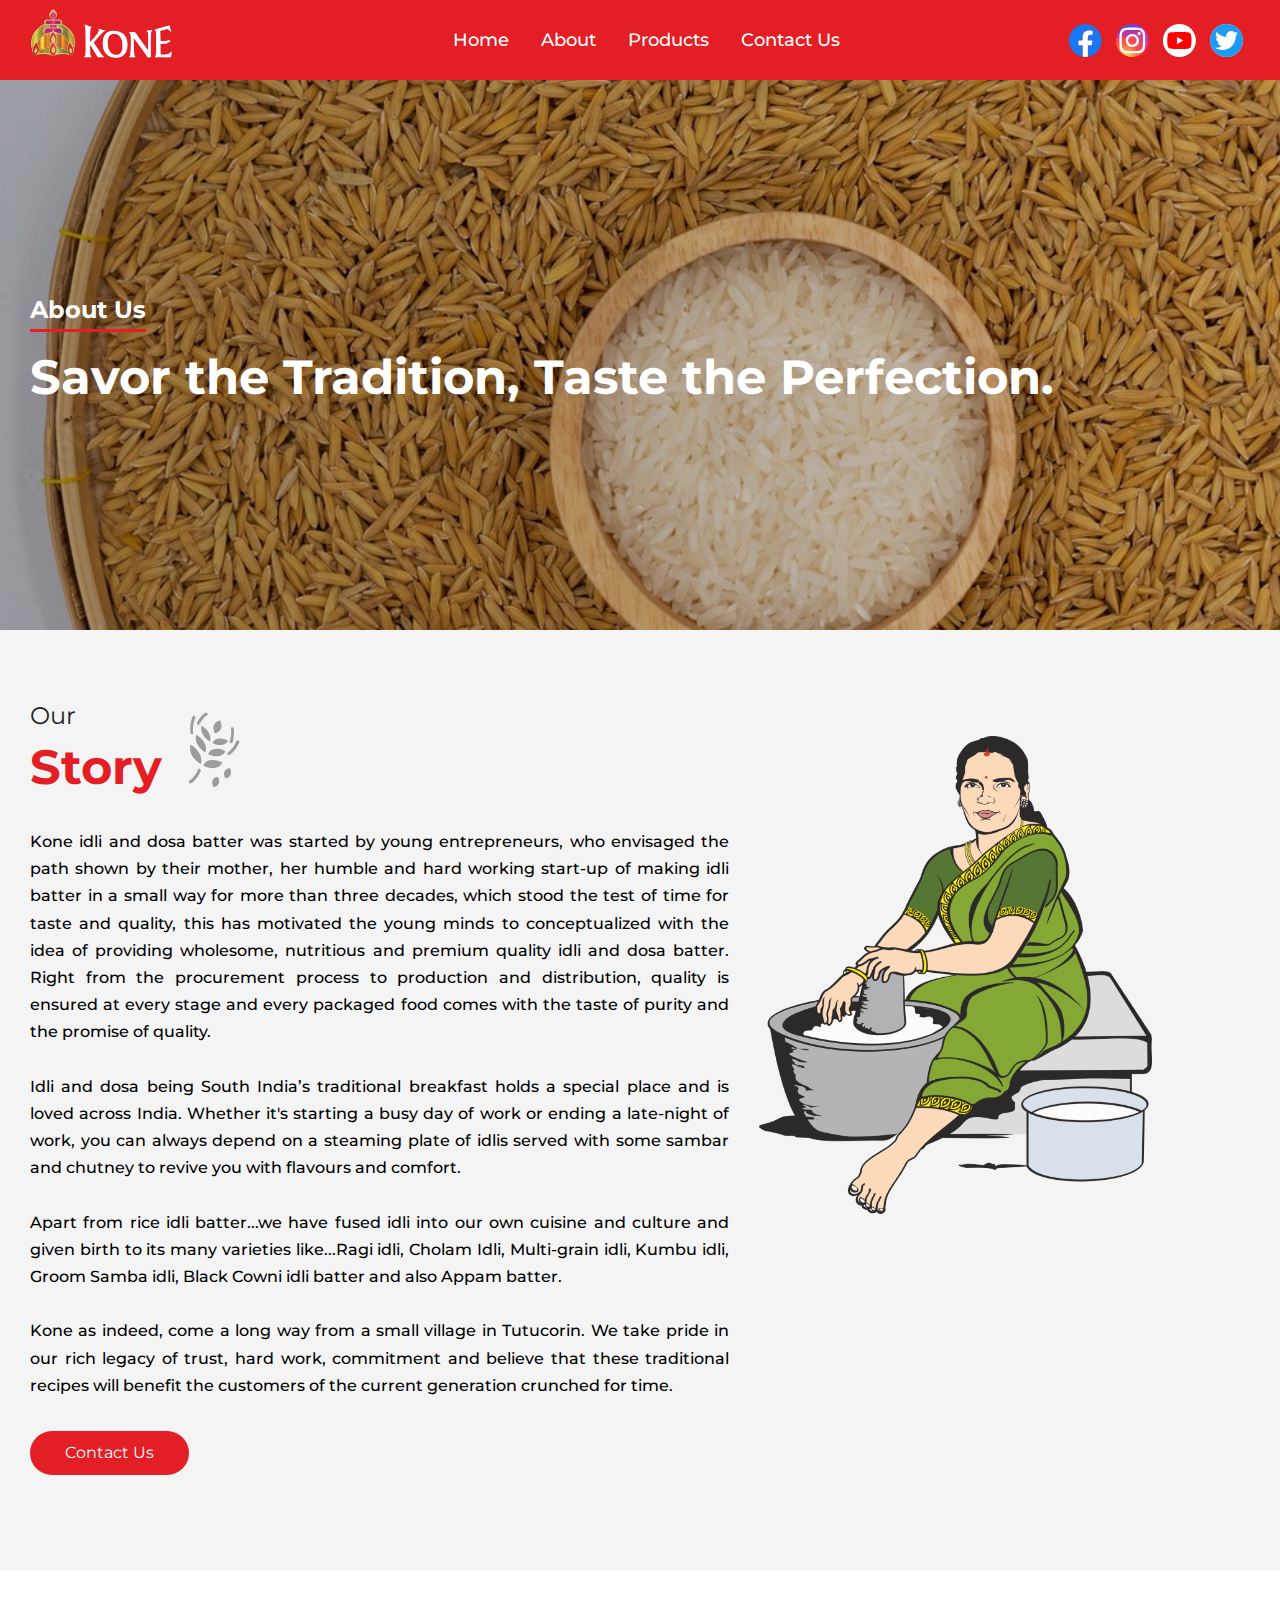
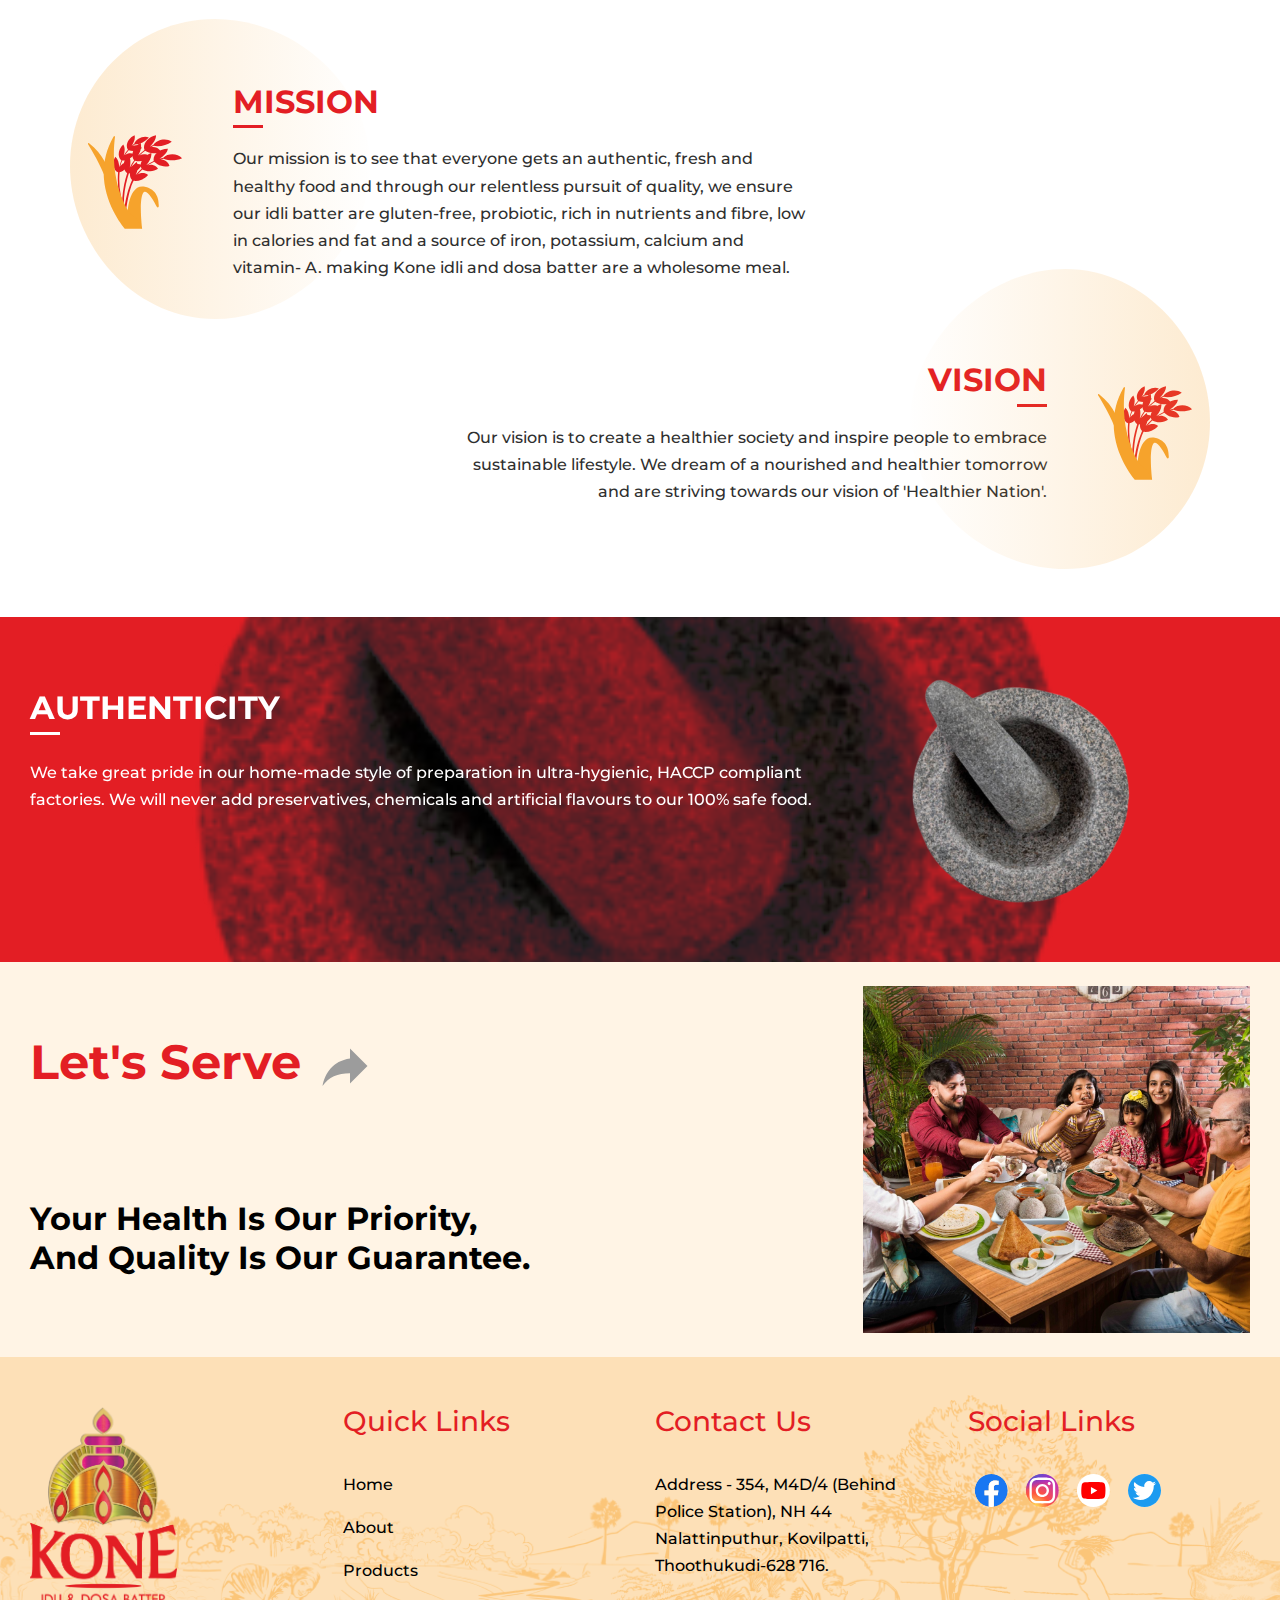
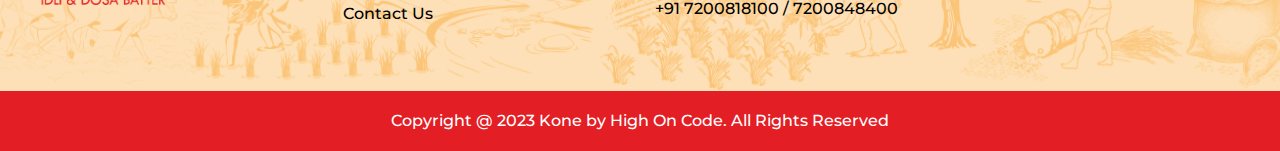
<file: components/about.html>
<!DOCTYPE html>
<html>

<head>
    <title>Alpha Dezine</title>
    <meta charset="utf-8">
    <meta name="viewport" content="width=device-width, initial-scale=1, shrink-to-fit=no">

    <!--Fonts imported-->
    <link rel="preconnect" href="https://fonts.googleapis.com">
    <link rel="preconnect" href="https://fonts.gstatic.com" crossorigin>
    <link
        href="https://fonts.googleapis.com/css2?family=Montserrat:wght@100;200;300;400;500;600;700;800;900&family=Original+Surfer&family=Quintessential&display=swap"
        rel="stylesheet">

    <!--Style sheets-->
    <link rel="stylesheet" href="./style.css">
    <link rel="stylesheet" href="./about.css">
    <link rel="stylesheet" href="./home.css">
    <link rel="stylesheet" href="../assets/bootstrap/bootstrap.min.css">

    <!--Scripts imported-->

    <script src="../assets//bootstrap/bootstrap.min.js"></script>
    <script src="../assets/js/fontawesome.min.js" crossorigin="anonymous"></script>
    <script src="../assets/js/jquery-3.6.0.min.js"></script>

</head>

<body>

    <div class="container-fluid nav-bar position-fixed">
        <div class="container-lg">
            <div class="d-flex flex-row align-items-center justify-content-between">
                <div class="logo-nav pt-2" style="width: 200px;">
                    <img height="50px" width="auto" src="../imgs/nav-logo.png" alt="">
                </div>
                <ul
                    class="d-none lap-nav d-lg-flex list-unstyled center-nav align-items-center justify-content-center h-100 m-0">
                    <li class="p-3"><a href="../index.html">
                            <h5>Home</h5>
                        </a></li>
                    <li class="p-3"><a href="./about.html">
                            <h5>About</h5>
                        </a></li>
                    <li class="p-3"><a href="./product.html">
                            <h5>Products</h5>
                        </a></li>
                    <li class="p-3"><a href="./contact.html">
                            <h5>Contact Us</h5>
                        </a></li>
                </ul>
                <div class="d-none d-lg-flex nav-social-media">
                    <a class="px-1" href=""><svg xmlns="http://www.w3.org/2000/svg" width="41" height="40"
                            viewBox="0 0 41 40" fill="none">
                            <g clip-path="url(#clip0_186_8)">
                                <path
                                    d="M40.2368 20C40.2368 8.95437 31.2824 0 20.2368 0C9.19119 0 0.236816 8.95422 0.236816 20C0.236816 29.9825 7.55057 38.2567 17.1118 39.757V25.7812H12.0337V20H17.1118V15.5937C17.1118 10.5812 20.0978 7.8125 24.666 7.8125C26.8543 7.8125 29.1431 8.20312 29.1431 8.20312V13.125H26.6212C24.1365 13.125 23.3618 14.6667 23.3618 16.2484V20H28.9087L28.022 25.7812H23.3618V39.757C32.9231 38.2567 40.2368 29.9827 40.2368 20Z"
                                    fill="#1877F2" />
                                <path
                                    d="M28.022 25.7812L28.9087 20H23.3618V16.2484C23.3618 14.6666 24.1367 13.125 26.6212 13.125H29.1431V8.20312C29.1431 8.20312 26.8543 7.8125 24.666 7.8125C20.0978 7.8125 17.1118 10.5813 17.1118 15.5938V20H12.0337V25.7812H17.1118V39.757C18.1456 39.919 19.1904 40.0003 20.2368 40C21.2832 40.0003 22.328 39.9191 23.3618 39.757V25.7812H28.022Z"
                                    fill="white" />
                            </g>
                            <defs>
                                <clipPath id="clip0_186_8">
                                    <rect x="0.236816" width="40" height="40" rx="20" fill="white" />
                                </clipPath>
                            </defs>
                        </svg></a>
                    <a class="px-1" href="">
                        <svg xmlns="http://www.w3.org/2000/svg" width="41" height="40" viewBox="0 0 41 40" fill="none">
                            <g clip-path="url(#clip0_186_11)">
                                <path
                                    d="M30.9243 0H9.67432C4.49665 0 0.299316 4.19733 0.299316 9.375V30.625C0.299316 35.8027 4.49665 40 9.67432 40H30.9243C36.102 40 40.2993 35.8027 40.2993 30.625V9.375C40.2993 4.19733 36.102 0 30.9243 0Z"
                                    fill="url(#paint0_radial_186_11)" />
                                <path
                                    d="M30.9243 0H9.67432C4.49665 0 0.299316 4.19733 0.299316 9.375V30.625C0.299316 35.8027 4.49665 40 9.67432 40H30.9243C36.102 40 40.2993 35.8027 40.2993 30.625V9.375C40.2993 4.19733 36.102 0 30.9243 0Z"
                                    fill="url(#paint1_radial_186_11)" />
                                <path
                                    d="M20.3007 4.375C16.0573 4.375 15.5246 4.39359 13.8581 4.46938C12.1946 4.54563 11.0592 4.80891 10.0657 5.19531C9.03791 5.59437 8.16619 6.12828 7.29775 6.99703C6.42854 7.86562 5.89463 8.73734 5.49432 9.76469C5.10682 10.7584 4.84322 11.8944 4.76838 13.557C4.69385 15.2237 4.67432 15.7566 4.67432 20.0002C4.67432 24.2438 4.69307 24.7747 4.76869 26.4412C4.84525 28.1047 5.10854 29.2402 5.49463 30.2336C5.894 31.2614 6.42791 32.1331 7.29666 33.0016C8.16494 33.8708 9.03666 34.4059 10.0637 34.805C11.0579 35.1914 12.1935 35.4547 13.8567 35.5309C15.5234 35.6067 16.0556 35.6253 20.2988 35.6253C24.5428 35.6253 25.0737 35.6067 26.7403 35.5309C28.4037 35.4547 29.5404 35.1914 30.5346 34.805C31.562 34.4059 32.4324 33.8708 33.3006 33.0016C34.1698 32.1331 34.7035 31.2614 35.104 30.2341C35.4881 29.2402 35.7518 28.1044 35.8299 26.4416C35.9048 24.775 35.9243 24.2438 35.9243 20.0002C35.9243 15.7566 35.9048 15.2241 35.8299 13.5573C35.7518 11.8939 35.4881 10.7586 35.104 9.76516C34.7035 8.73734 34.1698 7.86562 33.3006 6.99703C32.4315 6.12797 31.5623 5.59406 30.5337 5.19547C29.5376 4.80891 28.4015 4.54547 26.7381 4.46938C25.0713 4.39359 24.5407 4.375 20.2959 4.375H20.3007ZM18.899 7.19078C19.3151 7.19016 19.7793 7.19078 20.3007 7.19078C24.4728 7.19078 24.9671 7.20578 26.6146 7.28063C28.1381 7.35031 28.9649 7.60484 29.5157 7.81875C30.2449 8.10188 30.7648 8.44047 31.3113 8.9875C31.8582 9.53438 32.1967 10.0552 32.4806 10.7844C32.6945 11.3344 32.9493 12.1613 33.0187 13.6847C33.0935 15.3319 33.1098 15.8266 33.1098 19.9966C33.1098 24.1666 33.0935 24.6614 33.0187 26.3084C32.949 27.8319 32.6945 28.6587 32.4806 29.2089C32.1974 29.9381 31.8582 30.4573 31.3113 31.0039C30.7645 31.5508 30.2453 31.8892 29.5157 32.1725C28.9656 32.3873 28.1381 32.6413 26.6146 32.7109C24.9674 32.7858 24.4728 32.802 20.3007 32.802C16.1285 32.802 15.634 32.7858 13.987 32.7109C12.4635 32.6406 11.6367 32.3861 11.0854 32.1722C10.3563 31.8889 9.83541 31.5505 9.28853 31.0036C8.74166 30.4567 8.40322 29.9372 8.11932 29.2077C7.90541 28.6575 7.65057 27.8306 7.58119 26.3072C7.50635 24.66 7.49135 24.1653 7.49135 19.9927C7.49135 15.8202 7.50635 15.328 7.58119 13.6808C7.65088 12.1573 7.90541 11.3305 8.11932 10.7797C8.4026 10.0505 8.74166 9.52969 9.28869 8.98281C9.83557 8.43594 10.3563 8.09734 11.0856 7.81359C11.6363 7.59875 12.4635 7.34484 13.987 7.27484C15.4284 7.20969 15.987 7.19016 18.899 7.18687V7.19078ZM28.6413 9.78516C27.6062 9.78516 26.7663 10.6242 26.7663 11.6595C26.7663 12.6947 27.6062 13.5345 28.6413 13.5345C29.6765 13.5345 30.5163 12.6947 30.5163 11.6595C30.5163 10.6244 29.6765 9.78453 28.6413 9.78453V9.78516ZM20.3007 11.9759C15.8695 11.9759 12.2767 15.5688 12.2767 20.0002C12.2767 24.4316 15.8695 28.0227 20.3007 28.0227C24.7321 28.0227 28.3237 24.4316 28.3237 20.0002C28.3237 15.5689 24.7318 11.9759 20.3004 11.9759H20.3007ZM20.3007 14.7917C23.1771 14.7917 25.5092 17.1234 25.5092 20.0002C25.5092 22.8766 23.1771 25.2086 20.3007 25.2086C17.4242 25.2086 15.0924 22.8766 15.0924 20.0002C15.0924 17.1234 17.4242 14.7917 20.3007 14.7917Z"
                                    fill="white" />
                            </g>
                            <defs>
                                <radialGradient id="paint0_radial_186_11" cx="0" cy="0" r="1"
                                    gradientUnits="userSpaceOnUse"
                                    gradientTransform="translate(10.9243 43.0808) rotate(-90) scale(39.643 36.8711)">
                                    <stop stop-color="#FFDD55" />
                                    <stop offset="0.1" stop-color="#FFDD55" />
                                    <stop offset="0.5" stop-color="#FF543E" />
                                    <stop offset="1" stop-color="#C837AB" />
                                </radialGradient>
                                <radialGradient id="paint1_radial_186_11" cx="0" cy="0" r="1"
                                    gradientUnits="userSpaceOnUse"
                                    gradientTransform="translate(-6.40084 2.88141) rotate(78.681) scale(17.7206 73.045)">
                                    <stop stop-color="#3771C8" />
                                    <stop offset="0.128" stop-color="#3771C8" />
                                    <stop offset="1" stop-color="#6600FF" stop-opacity="0" />
                                </radialGradient>
                                <clipPath id="clip0_186_11">
                                    <rect x="0.299316" width="40" height="40" rx="20" fill="white" />
                                </clipPath>
                            </defs>
                        </svg>
                    </a>
                    <a class="px-1" href="">
                        <svg xmlns="http://www.w3.org/2000/svg" width="41" height="40" viewBox="0 0 41 40" fill="none">
                            <rect x="0.361816" width="40" height="40" rx="20" fill="white" />
                            <path
                                d="M34.401 12.9173C34.2326 12.293 33.9039 11.7239 33.4478 11.2666C32.9916 10.8093 32.424 10.4797 31.8013 10.3108C29.5217 9.6875 20.3472 9.6875 20.3472 9.6875C20.3472 9.6875 11.1721 9.70637 8.89256 10.3297C8.26988 10.4986 7.70222 10.8282 7.24609 11.2855C6.78997 11.7428 6.46131 12.312 6.29283 12.9362C5.60331 16.9969 5.33583 23.1845 6.31176 27.0827C6.48026 27.707 6.80893 28.2761 7.26505 28.7334C7.72117 29.1907 8.28883 29.5203 8.9115 29.6892C11.1911 30.3125 20.3659 30.3125 20.3659 30.3125C20.3659 30.3125 29.5406 30.3125 31.82 29.6892C32.4427 29.5203 33.0104 29.1908 33.4665 28.7334C33.9227 28.2761 34.2514 27.707 34.4199 27.0827C35.1471 23.0163 35.3712 16.8325 34.401 12.9173Z"
                                fill="#FF0000" />
                            <path d="M17.3931 24.5313L25.0493 20.0781L17.3931 15.625V24.5313Z" fill="white" />
                        </svg>
                    </a>
                    <a class="px-1" href="">
                        <svg xmlns="http://www.w3.org/2000/svg" width="40" height="40" viewBox="0 0 40 40" fill="none">
                            <g clip-path="url(#clip0_186_19)">
                                <path
                                    d="M30.6252 0H9.37505C4.19735 0 0 4.19733 0 9.375V30.625C0 35.8027 4.19735 40 9.37505 40H30.6252C35.8028 40 40.0002 35.8027 40.0002 30.625V9.375C40.0002 4.19733 35.8028 0 30.6252 0Z"
                                    fill="white" />
                                <path
                                    d="M30.6252 0H9.37505C4.19735 0 0 4.19733 0 9.375V30.625C0 35.8027 4.19735 40 9.37505 40H30.6252C35.8028 40 40.0002 35.8027 40.0002 30.625V9.375C40.0002 4.19733 35.8028 0 30.6252 0Z"
                                    fill="#1D9BF0" />
                                <path
                                    d="M31.1833 14.283C31.2004 14.5309 31.2004 14.7789 31.2004 15.0292C31.2004 22.6537 25.396 31.4472 14.7824 31.4472V31.4425C11.6469 31.447 8.57642 30.549 5.9375 28.8558C6.39344 28.9106 6.85157 28.938 7.31094 28.9391C9.90965 28.9411 12.4336 28.0695 14.4772 26.4642C13.2732 26.4414 12.1063 26.043 11.1398 25.3245C10.1733 24.6061 9.45541 23.6036 9.08658 22.4572C9.95108 22.6239 10.8423 22.5899 11.6916 22.3578C8.9997 21.8139 7.06297 19.4487 7.06297 16.7019V16.6287C7.86546 17.0757 8.76358 17.3234 9.68174 17.3509C7.14641 15.6564 6.36485 12.2834 7.89579 9.64624C9.34444 11.4289 11.1519 12.8869 13.2007 13.9255C15.2496 14.9641 17.494 15.56 19.7882 15.6747C19.5595 14.6901 19.5932 13.6626 19.8862 12.6952C20.1791 11.7277 20.7209 10.8541 21.4574 10.1617C23.7815 7.97702 27.4367 8.08906 29.6214 10.4119C30.9136 10.1567 32.1528 9.68302 33.2856 9.01109C32.8548 10.3471 31.9534 11.4812 30.749 12.2023C31.8929 12.0676 33.0099 11.7614 34.0626 11.2941C33.2883 12.4537 32.3132 13.4658 31.1833 14.283Z"
                                    fill="white" />
                            </g>
                            <defs>
                                <clipPath id="clip0_186_19">
                                    <rect width="40.0002" height="40" rx="20" fill="white" />
                                </clipPath>
                            </defs>
                        </svg>
                    </a>
                </div>

                <div class="d-flex d-lg-none mobile-menu">
                    <button class="menu-toggle"></button>
                    <div class='nav'>
                        <ul class="menu">
                            <a href="../index.html"><li data-text="Home">Home</li>
                            <a href="./about.html"><li data-text="About">About</li></a>
                            <a href="./product.html"><li data-text="Product">Products</li></a>
                            <a href="./contact.html"><li data-text="Contact">Contact</li></a>
                        </ul>
                    </div>
                </div>
            </div>
        </div>
    </div>

    <div class="container-fluid about-landing-bg">
        <div class="container-lg h-100 py-5 py-md-0 d-flex flex-column justify-content-center">
            <div class="landing-card ">
                <h4 class="underline mb-4 text-center white font-weight-bold">About Us</h4>
                <h1 class="black ">Savor the Tradition, Taste the Perfection.</h1>
            </div>
        </div>
    </div>

    <div class="container-fluid about-story pb-5 pt-md-2">
        <div class="container-lg">
            <div class="row">
                <div class="col-md-7 my-5 overflow-hidden">
                    <div class="flex-row align-items-center">
                        <div class="pr-md-2">
                            <h4>Our</h4>
                            <h1 class="red">Story</h1>
                        </div>
                        <svg class="shake-rot-rev" width="74" height="134" viewBox="0 0 74 134" fill="none"
                            xmlns="http://www.w3.org/2000/svg">
                            <path
                                d="M52.3894 76.5647C48.5387 74.4013 44.3664 73.506 40.7907 74.0754C37.215 74.6448 34.5288 76.6324 33.3228 79.601C37.1735 81.7643 41.345 82.6596 44.9207 82.0902C48.4964 81.5207 51.1833 79.5333 52.3894 76.5647ZM30.684 78.1188C26.8332 75.9554 23.6193 72.7012 21.7493 69.0723C19.8792 65.4435 19.5057 61.7369 20.7117 58.7683C24.5624 60.9316 27.7764 64.1856 29.6465 67.8145C31.5166 71.4434 31.89 75.1501 30.684 78.1188ZM55.41 65.1384C53.6766 64.1645 51.8537 63.4635 50.0445 63.0752C48.2353 62.6869 46.4756 62.6191 44.866 62.8754C43.2564 63.1318 41.8282 63.707 40.6633 64.5689C39.4983 65.4308 38.6193 66.5622 38.0764 67.8985C39.8098 68.8723 41.6333 69.5737 43.4425 69.962C45.2517 70.3503 47.0113 70.4183 48.6209 70.162C50.2305 69.9057 51.6582 69.3299 52.8231 68.4679C53.988 67.606 54.8671 66.4747 55.41 65.1384ZM35.4376 66.4163C31.9369 64.4496 29.0154 61.4914 27.3154 58.1924C25.6153 54.8934 25.2759 51.5237 26.3723 48.8249C29.873 50.7916 32.7951 53.7501 34.4951 57.0491C36.1952 60.3481 36.534 63.7175 35.4376 66.4163ZM58.052 54.6071C54.9047 52.8389 51.5022 52.0891 48.5926 52.5225C45.6831 52.956 43.5048 54.537 42.5374 56.9181C45.6847 58.6863 49.0878 59.4365 51.9974 59.0031C54.9069 58.5696 57.0846 56.9883 58.052 54.6071ZM39.8986 55.436C38.3402 54.5605 36.8917 53.4612 35.6352 52.2012C34.3787 50.9411 33.3392 49.5449 32.576 48.0921C31.8127 46.6393 31.3408 45.1586 31.187 43.7343C31.0332 42.31 31.2002 40.9698 31.6792 39.7907C33.2376 40.6662 34.6868 41.7655 35.9433 43.0256C37.1997 44.2857 38.2393 45.6819 39.0025 47.1347C39.7658 48.5875 40.2376 50.0684 40.3914 51.4927C40.5452 52.9171 40.3776 54.2569 39.8986 55.436ZM50.1445 34.4437C48.6974 34.6741 47.4108 35.1859 46.358 35.9503C45.3053 36.7147 44.5071 37.7168 44.009 38.8989C43.5109 40.0809 43.3227 41.42 43.4551 42.8397C43.5875 44.2595 44.0373 45.7318 44.78 47.173C46.2271 46.9426 47.5138 46.4305 48.5666 45.6661C49.6193 44.9017 50.4174 43.8999 50.9155 42.7178C51.4136 41.5358 51.6024 40.197 51.47 38.7773C51.3377 37.3576 50.8872 35.8849 50.1445 34.4437Z"
                                fill="#9C9C9C" />
                            <path
                                d="M29.7436 82.7901C29.4043 82.635 29.0535 82.5882 28.7592 82.6585C28.465 82.7287 28.2487 82.911 28.1538 83.1697C26.7624 86.5943 24.8901 89.5323 22.6844 91.9204C22.1319 92.5176 21.5567 93.0864 20.9682 93.6124C20.3793 94.1391 19.7713 94.6283 19.151 95.0816C19.0262 95.1642 18.9306 95.2758 18.8697 95.4095C18.8089 95.5433 18.7844 95.6968 18.7972 95.8605C18.81 96.0242 18.8596 96.1948 18.944 96.3623C19.0284 96.5298 19.1454 96.6907 19.2879 96.8353C19.4304 96.9799 19.5958 97.1053 19.7737 97.2039C19.9516 97.3026 20.1386 97.3725 20.3235 97.4094C20.5085 97.4463 20.6875 97.4493 20.8499 97.4186C21.0124 97.3879 21.1547 97.3239 21.2688 97.2305C21.934 96.7449 22.5727 96.2192 23.1993 95.659C23.8265 95.0981 24.4388 94.5119 25.0228 93.8797C27.3602 91.3491 29.3424 88.2532 30.8031 84.658C30.8675 84.5145 30.8903 84.3486 30.8704 84.1721C30.8505 83.9957 30.7882 83.8128 30.6877 83.6355C30.5871 83.4581 30.4504 83.2905 30.2874 83.1446C30.1245 82.9987 29.9392 82.878 29.7436 82.7901ZM36.5733 26.6984C36.3291 26.5872 36.0773 26.5313 35.8436 26.5364C35.61 26.5414 35.4033 26.6072 35.2458 26.727C34.5805 27.2127 33.9419 27.7383 33.3152 28.2986C32.688 28.8595 32.0702 29.461 31.4863 30.0932C30.3181 31.3583 29.2585 32.7692 28.2895 34.3105C27.8038 35.0807 27.3365 35.872 26.9089 36.7074C26.8321 36.8326 26.7911 36.9802 26.788 37.141C26.785 37.3019 26.8201 37.4728 26.8913 37.6432C26.9626 37.8136 27.0686 37.9801 27.2025 38.1324C27.3364 38.2848 27.4952 38.4196 27.6701 38.5292C27.845 38.6387 28.0318 38.7204 28.2193 38.7694C28.4068 38.8183 28.5914 38.8339 28.7611 38.8143C28.9307 38.7948 29.0818 38.7406 29.2061 38.6557C29.3304 38.5708 29.425 38.4567 29.4837 38.3202C29.8921 37.5261 30.3355 36.763 30.7955 36.0319C31.7155 34.5694 32.7269 33.2317 33.83 32.0373C34.3826 31.4402 34.9523 30.8865 35.5409 30.3605C36.1297 29.8338 36.737 29.3445 37.3573 28.8912C37.52 28.7805 37.6316 28.6205 37.6797 28.4272C37.7277 28.234 37.7105 28.0144 37.6307 27.7913C37.5509 27.5682 37.4114 27.3498 37.2257 27.1577C37.0399 26.9657 36.8144 26.807 36.5733 26.6984ZM24.3055 29.8039C23.9697 29.6505 23.6225 29.6033 23.3301 29.6706C23.0376 29.7379 22.8206 29.915 22.7218 30.1684C21.2611 33.7637 20.4393 37.5114 20.2337 41.2396C20.1823 42.1711 20.1731 43.1147 20.1963 44.0407C20.2196 44.9661 20.2731 45.8808 20.3696 46.7942C20.3873 46.9555 20.4401 47.1225 20.5257 47.286C20.6114 47.4494 20.7281 47.606 20.8687 47.7467C21.0093 47.8873 21.1714 48.0095 21.3455 48.1059C21.5197 48.2024 21.7026 48.2713 21.8837 48.3088C22.0648 48.3464 22.2407 48.352 22.4013 48.3249C22.5619 48.2979 22.704 48.2388 22.8196 48.1512C22.9351 48.0637 23.0215 47.9493 23.0745 47.8146C23.1274 47.6799 23.1458 47.5276 23.128 47.3662C23.0382 46.514 22.9797 45.6503 22.9582 44.7807C22.9363 43.9119 22.9451 43.0434 22.993 42.1626C23.1869 38.6443 23.9603 35.0705 25.3516 31.6458C25.4118 31.5032 25.4316 31.3397 25.4104 31.1661C25.3892 30.9926 25.3271 30.813 25.2283 30.639C25.1295 30.465 24.9964 30.3007 24.8373 30.1568C24.6782 30.0128 24.497 29.8925 24.3055 29.8039ZM68.2335 54.482C67.8978 54.3286 67.5505 54.2814 67.2581 54.3487C66.9656 54.416 66.7486 54.5932 66.6498 54.8465C65.2585 58.2712 63.3801 61.2242 61.1744 63.6123C60.6218 64.2095 60.0528 64.7633 59.4642 65.2893C58.8754 65.816 58.2674 66.3051 57.6471 66.7585C57.5292 66.8437 57.44 66.9562 57.3841 67.0892C57.3283 67.2223 57.3069 67.3732 57.3216 67.5339C57.3363 67.6947 57.3865 67.8618 57.4695 68.0257C57.5525 68.1896 57.6667 68.347 57.8053 68.4891C57.944 68.6312 58.1045 68.7552 58.2777 68.8539C58.4509 68.9525 58.6336 69.0241 58.815 69.0644C58.9964 69.1046 59.1733 69.113 59.3353 69.0886C59.4973 69.0643 59.6409 69.0076 59.7587 68.9224C60.424 68.4368 61.0626 67.9112 61.6893 67.3508C62.3165 66.79 62.9349 66.1889 63.5188 65.5566C65.8563 63.026 67.8385 59.9301 69.2991 56.3349C69.3602 56.1911 69.3802 56.0259 69.3584 55.8505C69.3365 55.6752 69.2732 55.4938 69.1723 55.3183C69.0714 55.1428 68.9354 54.9774 68.7735 54.8332C68.6116 54.6889 68.4275 54.5692 68.2335 54.482ZM62.6769 41.363C62.4626 41.2627 62.241 41.2046 62.0303 41.1934C61.8195 41.1823 61.6258 41.2186 61.4647 41.2991C61.3036 41.3796 61.1797 41.5019 61.1034 41.6564C61.0272 41.8109 61.0005 41.9931 61.0259 42.1878C61.1157 43.0401 61.1741 43.9038 61.1957 44.7733C61.2176 45.6422 61.2088 46.5106 61.1609 47.3914C61.0635 49.1508 60.8339 50.9279 60.4444 52.6885C60.2497 53.5686 60.0073 54.4444 59.7366 55.3158C59.6832 55.4554 59.6666 55.6132 59.6885 55.7802C59.7104 55.9473 59.7701 56.1199 59.8638 56.2874C59.9574 56.4549 60.083 56.6139 60.2332 56.7546C60.3834 56.8953 60.5548 57.0149 60.7372 57.106C60.9196 57.1972 61.1092 57.2581 61.2941 57.2849C61.479 57.3117 61.6559 57.3038 61.8134 57.2619C61.9709 57.2199 62.106 57.1447 62.2105 57.0408C62.315 56.937 62.3869 56.8068 62.4214 56.6579C62.7074 55.7429 62.9538 54.8274 63.1592 53.8997C63.5698 52.0447 63.8175 50.1778 63.9209 48.3145C63.9723 47.3831 63.9821 46.4397 63.9589 45.5138C63.9356 44.5884 63.8821 43.6737 63.7856 42.7603C63.7614 42.4948 63.6402 42.2149 63.4404 41.9628C63.2405 41.7108 62.9718 41.4998 62.6769 41.363Z"
                                fill="#9C9C9C" />
                            <path
                                d="M59.6707 82.0235C58.4095 82.1595 57.2965 82.5338 56.395 83.125C55.4934 83.7161 54.8214 84.5127 54.4167 85.4689C54.0119 86.4252 53.8822 87.5224 54.0359 88.6982C54.1896 89.874 54.6234 91.1051 55.3121 92.3214C56.5732 92.1854 57.6863 91.8111 58.5878 91.2199C59.4894 90.6288 60.162 89.8326 60.5667 88.8763C60.9715 87.92 61.1006 86.8225 60.9469 85.6467C60.7932 84.4709 60.3594 83.2398 59.6707 82.0235ZM47.8754 90.6907C46.6143 90.8267 45.5008 91.2008 44.5991 91.7919C43.6975 92.383 43.025 93.1793 42.6202 94.1355C42.2154 95.0917 42.0865 96.1892 42.2401 97.3649C42.3938 98.5407 42.8269 99.7719 43.5156 100.988C44.7767 100.852 45.8902 100.478 46.7919 99.8871C47.6935 99.296 48.3654 98.4991 48.7703 97.5429C49.1751 96.5867 49.3046 95.4896 49.1509 94.3138C48.9973 93.138 48.5641 91.9071 47.8754 90.6907Z"
                                fill="#9C9C9C" />
                        </svg>
                    </div>
                    <p class=" black text-justify pt-2">
                        Kone idli and dosa batter was started by young entrepreneurs, who envisaged the path shown by their mother, her humble and hard working start-up of making idli batter in a small way for more than three decades, which stood the test of time for taste and quality, this has motivated the young minds to conceptualized with the idea of providing wholesome, nutritious and premium quality idli and dosa batter. Right from the procurement process to production and distribution, quality is ensured at every stage and every packaged food comes with the taste of purity and the promise of quality. 
<br><br>
Idli and dosa being South India’s traditional breakfast holds a special place and is loved across India. Whether it's starting a busy day of work or ending a late-night of work, you can always depend on a steaming plate of idlis served with some sambar and chutney to revive you with flavours and comfort.
<br><br>
Apart from rice idli batter...we have fused idli into our own cuisine and culture and given birth to its many varieties like...Ragi idli, Cholam Idli, Multi-grain idli, Kumbu idli, Groom Samba idli, Black Cowni idli batter and also Appam batter.
<br><br>
Kone as indeed, come a long way from a small village in Tutucorin. We take pride in our rich legacy of trust, hard work, commitment  and believe that these traditional recipes will benefit the customers of the current generation crunched for time.
                    </p>
                    <button class="mt-3">Contact Us</button>
                </div>
                <div class="col-md-5 py-md-5 about-story-content">
                    <div class="mom-img">
                        <img src="../imgs/Mother Photo.png" alt="">
                    </div>
                </div>
            </div>
        </div>
    </div>

    <div class="container-fluid mission py-5">
        <div class="container-xl py-5 position-relative">
            <svg class="mission-bg" xmlns="http://www.w3.org/2000/svg" width="400" height="400" viewBox="0 0 400 400" fill="none">
                <path d="M3.72529e-06 195.708C3.72529e-06 87.6215 86.4111 -1.01328e-05 193.004 -1.01328e-05C299.598 -1.01328e-05 400 87.6215 400 195.708C400 303.795 299.598 400 193.004 400C86.4111 400 3.72529e-06 303.795 3.72529e-06 195.708Z" fill="url(#paint0_linear_329_518)" fill-opacity="0.69"/>
                <defs>
                  <linearGradient id="paint0_linear_329_518" x1="10.0448" y1="251.33" x2="408.609" y2="252.83" gradientUnits="userSpaceOnUse">
                    <stop stop-color="#F6A32C" stop-opacity="0.31"/>
                    <stop offset="1" stop-color="#F6A32C" stop-opacity="0"/>
                  </linearGradient>
                </defs>
              </svg>
            <div class="row">
                <div class="col-md-8 pb-5">
                    <div class="d-flex flex-row align-items-center justify-content-start">
                        <svg class="mission-flower" xmlns="http://www.w3.org/2000/svg" width="234" height="234" viewBox="0 0 234 234" fill="none">
                            <path d="M154.406 35.4097C156.539 34.3429 158.673 33.3106 160.875 32.3815C175.669 34.7531 190.802 31.2322 203.03 22.5741C190.607 12.9732 167.895 17.2059 159.877 30.3168C157.021 31.5556 154.199 32.8976 151.446 34.3773C159.808 26.8068 166.484 17.1715 166.175 7.6394C145.527 11.5623 133.965 30.0759 139.368 42.0512C133.984 45.9246 128.962 50.2783 124.364 55.0588C130.008 45.3203 133.277 34.4118 130.008 25.2238C111.838 35.1344 106.367 56.1944 115.142 65.9329C111.184 71.3421 107.729 77.1013 104.818 83.1388C107.262 71.9206 107.055 60.3926 101.171 52.7532C87.0963 67.5159 87.9566 89.2641 98.6587 96.2841C87.2142 131.081 84.0678 168.073 89.4707 204.303C89.5979 204.789 89.9011 205.211 90.3214 205.487C90.7418 205.762 91.2495 205.872 91.7463 205.795C92.243 205.718 92.6936 205.459 93.0106 205.069C93.3276 204.679 93.4887 204.185 93.4625 203.683C88.0836 167.899 91.2196 131.351 102.616 97.0068C108.934 96.4145 115.009 94.274 120.303 90.7748C125.597 87.2756 129.946 82.5254 132.967 76.9447C128.822 74.8354 124.086 74.1873 119.527 75.1054C114.968 76.0235 110.852 78.454 107.847 82.0032C110.492 76.7656 113.553 71.7484 117 66.9997C123.229 68.7763 129.816 68.8816 136.098 67.305C142.38 65.7284 148.137 62.5254 152.788 58.0182C149.51 54.7686 145.237 52.7113 140.653 52.1749C136.068 51.6385 131.436 52.6538 127.496 55.0588C131.632 50.9393 136.097 47.1644 140.847 43.7718C146.242 47.3693 152.49 49.48 158.961 49.8909C165.432 50.3017 171.896 48.9982 177.702 46.1118C175.552 42.0007 172.098 38.7195 167.881 36.7828C163.665 34.846 158.926 34.363 154.406 35.4097Z" fill="#E31E24"/>
                            <path d="M227.118 61.4594C216.794 49.5874 193.773 49.2088 183.311 60.3582C180.249 61.0121 177.22 61.7691 174.227 62.6638C183.931 56.9171 192.362 48.8991 194.013 39.4359C172.988 39.1262 157.95 54.9212 160.875 67.6191C154.856 70.322 149.096 73.5703 143.669 77.3232C151.136 68.8923 156.573 58.7409 155.197 49.2088C135.41 55.2653 125.809 74.9144 132.451 86.1326C127.417 90.6181 122.809 95.5601 118.686 100.895C123.332 90.3653 125.568 79.0438 121.198 70.3721C104.474 82.0032 100.93 103.511 110.118 112.526C101.205 132.416 94.4602 155.025 90.9502 189.85H95.2173C99.4843 152.341 107.95 124.089 113.8 114.144C120.108 114.841 126.491 113.968 132.381 111.603C138.27 109.237 143.484 105.453 147.558 100.586C143.912 97.7051 139.402 96.1383 134.756 96.1383C130.11 96.1383 125.6 97.7051 121.955 100.586C125.654 95.9885 129.716 91.6962 134.103 87.75C139.832 90.7018 146.236 92.0966 152.674 91.7946C159.112 91.4926 165.358 89.5045 170.785 86.0294C168.242 82.1949 164.49 79.3201 160.126 77.8612C155.762 76.4024 151.036 76.4431 146.697 77.9771C151.58 74.7818 156.713 71.9854 162.045 69.615C166.602 74.2242 172.296 77.5464 178.551 79.2446C184.806 80.9428 191.399 80.9566 197.661 79.2847C196.363 74.85 193.634 70.9697 189.899 68.2493C186.164 65.5289 181.633 64.1215 177.014 64.2468C179.32 63.5929 181.625 63.0424 183.896 62.5606C197.893 67.8593 213.409 67.464 227.118 61.4594Z" fill="#E31E24"/>
                            <path d="M140.09 128.081C98.7963 119.065 98.7963 201.206 98.7963 201.206L133.793 226.361C133.793 226.361 125.603 161.735 135.686 143.153C143.428 128.941 160.531 160.118 167.998 175.156C168.239 175.622 168.626 175.997 169.099 176.223C169.573 176.45 170.107 176.515 170.621 176.41C171.135 176.305 171.601 176.035 171.947 175.641C172.294 175.247 172.502 174.75 172.541 174.227C173.195 160.6 170.27 134.653 140.09 128.081ZM9.56657 26.3593C9.26043 26.1301 8.88423 26.0142 8.50217 26.0315C8.12011 26.0487 7.75587 26.198 7.4716 26.4538C7.18733 26.7096 7.00065 27.0562 6.94341 27.4343C6.88617 27.8125 6.96193 28.1988 7.15775 28.5273C19.9933 48.8991 54.646 107.674 63.6619 160.118C63.6619 160.118 76.5319 78.3555 9.56657 26.3593Z" fill="#F6A32C"/>
                            <path d="M149.485 12.7323C137.338 7.26083 119.34 15.2788 115.28 27.5294C113.146 29.1123 111.081 30.9705 109.086 32.5535C114.523 24.6388 118.17 15.3476 115.968 7.50171C99.7944 14.9691 93.7723 32.5535 100.586 41.2941C96.8677 45.5691 93.5502 50.1767 90.6752 55.0588C93.4282 45.8708 94.1164 36.0979 89.4708 29.2155C76.3944 41.0188 76.0158 59.6355 85.2038 65.8985C82.9516 71.1591 81.2003 76.6203 79.9732 82.2096C79.7667 72.4367 77.3235 62.9047 70.9229 57.7429C62.1823 72.7464 67.172 90.6061 77.4267 94.2882C74.8215 125.433 79.5352 156.756 91.1914 185.755C91.3205 186.069 91.5397 186.338 91.8214 186.528C92.1031 186.718 92.4347 186.82 92.7744 186.821C92.9896 186.87 93.213 186.87 93.4282 186.821C93.6383 186.738 93.8297 186.614 93.9908 186.456C94.152 186.298 94.2797 186.108 94.3664 185.9C94.4531 185.691 94.4969 185.467 94.4953 185.241C94.4938 185.015 94.4468 184.792 94.3573 184.585C82.8659 156.003 78.2683 125.116 80.9367 94.4258C86.06 92.697 90.6763 89.7281 94.3747 85.7836C98.0731 81.839 100.739 77.0412 102.134 71.8173C98.2828 70.9114 94.2389 71.3205 90.6468 72.9794C87.0548 74.6382 84.1211 77.4514 82.3132 80.9708C83.5015 76.0729 85.1016 71.2841 87.0964 66.6555C92.5954 66.8974 98.061 65.6856 102.942 63.1422C107.824 60.5988 111.949 56.8136 114.901 52.1682C111.538 50.1351 107.595 49.2754 103.69 49.7237C99.7855 50.1721 96.1401 51.9032 93.3249 54.6458C95.9413 50.4195 98.8991 46.4144 102.169 42.6705C107.345 44.5788 112.932 45.0905 118.369 44.1542C123.806 43.2179 128.9 40.8666 133.139 37.3367C130.542 34.3735 127.037 32.3542 123.17 31.5946C119.304 30.8351 115.295 31.378 111.77 33.1385C113.284 31.8308 114.867 30.5576 116.484 29.3532C129.243 28.3712 141.1 22.3992 149.485 12.7323Z" fill="#E31E24"/>
                            <path d="M103.579 188.508C59.9796 118.445 66.5179 37.8528 70.1655 11.5622C70.2142 11.1679 70.125 10.7688 69.9129 10.4328C69.7008 10.0968 69.379 9.84456 69.002 9.71891C68.625 9.59326 68.2162 9.60195 67.8449 9.7435C67.4737 9.88506 67.1628 10.1508 66.9652 10.4955C2.3055 123.194 93.2214 226.36 93.2214 226.36H133.724C121.198 194.702 111.735 201.653 103.579 188.508Z" fill="#F6A32C"/>
                          </svg>
                          <div class=" ml-md-5 ml-3">
                            <h2 class="font-weight-bold red small-underline d-inline-block mb-md-4 mt-md-3">MISSION</h2>
                            <p class="text-justify text-md-left">Our mission is to see that everyone gets an authentic, fresh and healthy food and through our relentless pursuit of quality, we ensure our idli batter are gluten-free, probiotic, rich in nutrients and fibre, low in calories and fat and a source of iron, potassium, calcium and vitamin- A. making Kone idli and dosa batter are a wholesome meal.​​</p>
                          </div>
                    </div>
                </div>
                
                <div class="col-md-8 offset-md-4">
                    <div class="d-flex flex-row-reverse align-items-center justify-content-end">
                        <svg class="mission-flower" xmlns="http://www.w3.org/2000/svg" width="234" height="234" viewBox="0 0 234 234" fill="none">
                            <path d="M154.406 35.4097C156.539 34.3429 158.673 33.3106 160.875 32.3815C175.669 34.7531 190.802 31.2322 203.03 22.5741C190.607 12.9732 167.895 17.2059 159.877 30.3168C157.021 31.5556 154.199 32.8976 151.446 34.3773C159.808 26.8068 166.484 17.1715 166.175 7.6394C145.527 11.5623 133.965 30.0759 139.368 42.0512C133.984 45.9246 128.962 50.2783 124.364 55.0588C130.008 45.3203 133.277 34.4118 130.008 25.2238C111.838 35.1344 106.367 56.1944 115.142 65.9329C111.184 71.3421 107.729 77.1013 104.818 83.1388C107.262 71.9206 107.055 60.3926 101.171 52.7532C87.0963 67.5159 87.9566 89.2641 98.6587 96.2841C87.2142 131.081 84.0678 168.073 89.4707 204.303C89.5979 204.789 89.9011 205.211 90.3214 205.487C90.7418 205.762 91.2495 205.872 91.7463 205.795C92.243 205.718 92.6936 205.459 93.0106 205.069C93.3276 204.679 93.4887 204.185 93.4625 203.683C88.0836 167.899 91.2196 131.351 102.616 97.0068C108.934 96.4145 115.009 94.274 120.303 90.7748C125.597 87.2756 129.946 82.5254 132.967 76.9447C128.822 74.8354 124.086 74.1873 119.527 75.1054C114.968 76.0235 110.852 78.454 107.847 82.0032C110.492 76.7656 113.553 71.7484 117 66.9997C123.229 68.7763 129.816 68.8816 136.098 67.305C142.38 65.7284 148.137 62.5254 152.788 58.0182C149.51 54.7686 145.237 52.7113 140.653 52.1749C136.068 51.6385 131.436 52.6538 127.496 55.0588C131.632 50.9393 136.097 47.1644 140.847 43.7718C146.242 47.3693 152.49 49.48 158.961 49.8909C165.432 50.3017 171.896 48.9982 177.702 46.1118C175.552 42.0007 172.098 38.7195 167.881 36.7828C163.665 34.846 158.926 34.363 154.406 35.4097Z" fill="#E31E24"/>
                            <path d="M227.118 61.4594C216.794 49.5874 193.773 49.2088 183.311 60.3582C180.249 61.0121 177.22 61.7691 174.227 62.6638C183.931 56.9171 192.362 48.8991 194.013 39.4359C172.988 39.1262 157.95 54.9212 160.875 67.6191C154.856 70.322 149.096 73.5703 143.669 77.3232C151.136 68.8923 156.573 58.7409 155.197 49.2088C135.41 55.2653 125.809 74.9144 132.451 86.1326C127.417 90.6181 122.809 95.5601 118.686 100.895C123.332 90.3653 125.568 79.0438 121.198 70.3721C104.474 82.0032 100.93 103.511 110.118 112.526C101.205 132.416 94.4602 155.025 90.9502 189.85H95.2173C99.4843 152.341 107.95 124.089 113.8 114.144C120.108 114.841 126.491 113.968 132.381 111.603C138.27 109.237 143.484 105.453 147.558 100.586C143.912 97.7051 139.402 96.1383 134.756 96.1383C130.11 96.1383 125.6 97.7051 121.955 100.586C125.654 95.9885 129.716 91.6962 134.103 87.75C139.832 90.7018 146.236 92.0966 152.674 91.7946C159.112 91.4926 165.358 89.5045 170.785 86.0294C168.242 82.1949 164.49 79.3201 160.126 77.8612C155.762 76.4024 151.036 76.4431 146.697 77.9771C151.58 74.7818 156.713 71.9854 162.045 69.615C166.602 74.2242 172.296 77.5464 178.551 79.2446C184.806 80.9428 191.399 80.9566 197.661 79.2847C196.363 74.85 193.634 70.9697 189.899 68.2493C186.164 65.5289 181.633 64.1215 177.014 64.2468C179.32 63.5929 181.625 63.0424 183.896 62.5606C197.893 67.8593 213.409 67.464 227.118 61.4594Z" fill="#E31E24"/>
                            <path d="M140.09 128.081C98.7963 119.065 98.7963 201.206 98.7963 201.206L133.793 226.361C133.793 226.361 125.603 161.735 135.686 143.153C143.428 128.941 160.531 160.118 167.998 175.156C168.239 175.622 168.626 175.997 169.099 176.223C169.573 176.45 170.107 176.515 170.621 176.41C171.135 176.305 171.601 176.035 171.947 175.641C172.294 175.247 172.502 174.75 172.541 174.227C173.195 160.6 170.27 134.653 140.09 128.081ZM9.56657 26.3593C9.26043 26.1301 8.88423 26.0142 8.50217 26.0315C8.12011 26.0487 7.75587 26.198 7.4716 26.4538C7.18733 26.7096 7.00065 27.0562 6.94341 27.4343C6.88617 27.8125 6.96193 28.1988 7.15775 28.5273C19.9933 48.8991 54.646 107.674 63.6619 160.118C63.6619 160.118 76.5319 78.3555 9.56657 26.3593Z" fill="#F6A32C"/>
                            <path d="M149.485 12.7323C137.338 7.26083 119.34 15.2788 115.28 27.5294C113.146 29.1123 111.081 30.9705 109.086 32.5535C114.523 24.6388 118.17 15.3476 115.968 7.50171C99.7944 14.9691 93.7723 32.5535 100.586 41.2941C96.8677 45.5691 93.5502 50.1767 90.6752 55.0588C93.4282 45.8708 94.1164 36.0979 89.4708 29.2155C76.3944 41.0188 76.0158 59.6355 85.2038 65.8985C82.9516 71.1591 81.2003 76.6203 79.9732 82.2096C79.7667 72.4367 77.3235 62.9047 70.9229 57.7429C62.1823 72.7464 67.172 90.6061 77.4267 94.2882C74.8215 125.433 79.5352 156.756 91.1914 185.755C91.3205 186.069 91.5397 186.338 91.8214 186.528C92.1031 186.718 92.4347 186.82 92.7744 186.821C92.9896 186.87 93.213 186.87 93.4282 186.821C93.6383 186.738 93.8297 186.614 93.9908 186.456C94.152 186.298 94.2797 186.108 94.3664 185.9C94.4531 185.691 94.4969 185.467 94.4953 185.241C94.4938 185.015 94.4468 184.792 94.3573 184.585C82.8659 156.003 78.2683 125.116 80.9367 94.4258C86.06 92.697 90.6763 89.7281 94.3747 85.7836C98.0731 81.839 100.739 77.0412 102.134 71.8173C98.2828 70.9114 94.2389 71.3205 90.6468 72.9794C87.0548 74.6382 84.1211 77.4514 82.3132 80.9708C83.5015 76.0729 85.1016 71.2841 87.0964 66.6555C92.5954 66.8974 98.061 65.6856 102.942 63.1422C107.824 60.5988 111.949 56.8136 114.901 52.1682C111.538 50.1351 107.595 49.2754 103.69 49.7237C99.7855 50.1721 96.1401 51.9032 93.3249 54.6458C95.9413 50.4195 98.8991 46.4144 102.169 42.6705C107.345 44.5788 112.932 45.0905 118.369 44.1542C123.806 43.2179 128.9 40.8666 133.139 37.3367C130.542 34.3735 127.037 32.3542 123.17 31.5946C119.304 30.8351 115.295 31.378 111.77 33.1385C113.284 31.8308 114.867 30.5576 116.484 29.3532C129.243 28.3712 141.1 22.3992 149.485 12.7323Z" fill="#E31E24"/>
                            <path d="M103.579 188.508C59.9796 118.445 66.5179 37.8528 70.1655 11.5622C70.2142 11.1679 70.125 10.7688 69.9129 10.4328C69.7008 10.0968 69.379 9.84456 69.002 9.71891C68.625 9.59326 68.2162 9.60195 67.8449 9.7435C67.4737 9.88506 67.1628 10.1508 66.9652 10.4955C2.3055 123.194 93.2214 226.36 93.2214 226.36H133.724C121.198 194.702 111.735 201.653 103.579 188.508Z" fill="#F6A32C"/>
                          </svg>
                          <div class=" mr-md-5 mr-3 d-flex flex-column align-items-end">
                            <h2 class="text-right font-weight-bold red small-underline small-underline-reverse d-inline-block mb-md-4 mt-md-3">VISION</h2>
                            <p class="text-justify text-md-right">Our vision is to create a healthier society and inspire people to embrace sustainable lifestyle. We dream of a nourished and healthier tomorrow and are striving towards our vision of 'Healthier Nation'.</p>
                        </div>
                    </div>
                </div>
            </div>
            <svg style="transform: rotate(180deg);" class="mission-bg mission-bg-end" xmlns="http://www.w3.org/2000/svg" width="400" height="400" viewBox="0 0 400 400" fill="none">
                <path d="M3.72529e-06 195.708C3.72529e-06 87.6215 86.4111 -1.01328e-05 193.004 -1.01328e-05C299.598 -1.01328e-05 400 87.6215 400 195.708C400 303.795 299.598 400 193.004 400C86.4111 400 3.72529e-06 303.795 3.72529e-06 195.708Z" fill="url(#paint0_linear_329_518)" fill-opacity="0.69"/>
                <defs>
                  <linearGradient id="paint0_linear_329_518" x1="10.0448" y1="251.33" x2="408.609" y2="252.83" gradientUnits="userSpaceOnUse">
                    <stop stop-color="#F6A32C" stop-opacity="0"/>
                    <stop offset="1" stop-color="#F6A32C" stop-opacity="0.31"/>
                  </linearGradient>
                </defs>
            </svg>
        </div>
    </div>
    
    <div class="container-fluid authenticity py-5 py-md-4">
        <div class="container-lg py-5 py-md-0">
            <div class="row">
                <div class="col-md-8 py-md-5">
                    <h2 class="white font-weight-bold small-underline small-underline-white d-inline-block">AUTHENTICITY</h2>
                    <p class="white pt-md-3">We take great pride in our home-made style of preparation in ultra-hygienic, HACCP compliant factories. We will never add preservatives, chemicals and artificial flavours to our 100% safe food.</p>
                </div>
                <div class="col-md-4 d-none d-md-block">
                    <img src="../imgs/grainder.png" alt="">
                </div>
            </div>
        </div>
    </div>

    <div class="container-fluid lets-serve py-5 py-md-4">
        <div class="container-lg">
            <div class="row">
                <div class="col-md-8 py-md-5">
                    <a href="./contact.html"><h1 class="red font-weight-bold d-inline-block">Let's Serve <svg style="width: 60px; height:auto;" xmlns="http://www.w3.org/2000/svg" width="94" height="94" viewBox="0 0 94 94" fill="none">
                        <path d="M82.25 47L54.8333 19.5833V35.25C27.4167 39.1666 15.6667 58.75 11.75 78.3333C21.5417 64.625 35.25 58.3583 54.8333 58.3583V74.4166L82.25 47Z" fill="#9C9C9C"/>
                        </svg></h1>
                    </a>
                    <h2 class="black font-weight-bold pt-md-5 mt-md-5">Your Health Is Our Priority, <br> And Quality Is Our Guarantee.</h2>
                </div>
                <div class="col-md-4">
                    <div class="serve-pic mt-5 mt-md-0">
                    </div>
                </div>
            </div>
        </div>
    </div>

    <div class="container-fluid footer py-5">
        <div class="container-lg">
            <div class="row">
                <div class="col-md-3">
                    <img height="200px" width="auto" src="../imgs/Logo.png" alt="">
                </div>
                <div class="col-md-3 links pt-3 pt-md-0">
                    <h3 class="pb-4 red">Quick Links</h3>
                    <p> <a href="../index.html">Home </a></p>
                    <p> <a href="./about.html">About </a></p>
                    <p> <a href="./product.html">Products </a></p>
                    <p> <a href="./contact.html">Contact Us </a></p>
                </div>

                <div class="col-md-3 links pt-3 pt-md-0">
                    <h3 class="pb-4 red">Contact Us</h3>
                    <p>Address - 354, M4D/4 (Behind Police Station), NH 44 Nalattinputhur, Kovilpatti, Thoothukudi-628 716.</p>
                    <p>+91 7200818100 / 7200848400</p>
                </div>

                <div class="col-md-3 links pt-3 pt-md-0">
                    <h3 class="pb-4 red">Social Links</h3>
                    <div class="nav-social-media">
                        <a class="px-1" href=""><svg xmlns="http://www.w3.org/2000/svg" width="41" height="40"
                                viewBox="0 0 41 40" fill="none">
                                <g clip-path="url(#clip0_186_8)">
                                    <path
                                        d="M40.2368 20C40.2368 8.95437 31.2824 0 20.2368 0C9.19119 0 0.236816 8.95422 0.236816 20C0.236816 29.9825 7.55057 38.2567 17.1118 39.757V25.7812H12.0337V20H17.1118V15.5937C17.1118 10.5812 20.0978 7.8125 24.666 7.8125C26.8543 7.8125 29.1431 8.20312 29.1431 8.20312V13.125H26.6212C24.1365 13.125 23.3618 14.6667 23.3618 16.2484V20H28.9087L28.022 25.7812H23.3618V39.757C32.9231 38.2567 40.2368 29.9827 40.2368 20Z"
                                        fill="#1877F2" />
                                    <path
                                        d="M28.022 25.7812L28.9087 20H23.3618V16.2484C23.3618 14.6666 24.1367 13.125 26.6212 13.125H29.1431V8.20312C29.1431 8.20312 26.8543 7.8125 24.666 7.8125C20.0978 7.8125 17.1118 10.5813 17.1118 15.5938V20H12.0337V25.7812H17.1118V39.757C18.1456 39.919 19.1904 40.0003 20.2368 40C21.2832 40.0003 22.328 39.9191 23.3618 39.757V25.7812H28.022Z"
                                        fill="white" />
                                </g>
                                <defs>
                                    <clipPath id="clip0_186_8">
                                        <rect x="0.236816" width="40" height="40" rx="20" fill="white" />
                                    </clipPath>
                                </defs>
                            </svg></a>
                        <a class="px-1" href="">
                            <svg xmlns="http://www.w3.org/2000/svg" width="41" height="40" viewBox="0 0 41 40"
                                fill="none">
                                <g clip-path="url(#clip0_186_11)">
                                    <path
                                        d="M30.9243 0H9.67432C4.49665 0 0.299316 4.19733 0.299316 9.375V30.625C0.299316 35.8027 4.49665 40 9.67432 40H30.9243C36.102 40 40.2993 35.8027 40.2993 30.625V9.375C40.2993 4.19733 36.102 0 30.9243 0Z"
                                        fill="url(#paint0_radial_186_11)" />
                                    <path
                                        d="M30.9243 0H9.67432C4.49665 0 0.299316 4.19733 0.299316 9.375V30.625C0.299316 35.8027 4.49665 40 9.67432 40H30.9243C36.102 40 40.2993 35.8027 40.2993 30.625V9.375C40.2993 4.19733 36.102 0 30.9243 0Z"
                                        fill="url(#paint1_radial_186_11)" />
                                    <path
                                        d="M20.3007 4.375C16.0573 4.375 15.5246 4.39359 13.8581 4.46938C12.1946 4.54563 11.0592 4.80891 10.0657 5.19531C9.03791 5.59437 8.16619 6.12828 7.29775 6.99703C6.42854 7.86562 5.89463 8.73734 5.49432 9.76469C5.10682 10.7584 4.84322 11.8944 4.76838 13.557C4.69385 15.2237 4.67432 15.7566 4.67432 20.0002C4.67432 24.2438 4.69307 24.7747 4.76869 26.4412C4.84525 28.1047 5.10854 29.2402 5.49463 30.2336C5.894 31.2614 6.42791 32.1331 7.29666 33.0016C8.16494 33.8708 9.03666 34.4059 10.0637 34.805C11.0579 35.1914 12.1935 35.4547 13.8567 35.5309C15.5234 35.6067 16.0556 35.6253 20.2988 35.6253C24.5428 35.6253 25.0737 35.6067 26.7403 35.5309C28.4037 35.4547 29.5404 35.1914 30.5346 34.805C31.562 34.4059 32.4324 33.8708 33.3006 33.0016C34.1698 32.1331 34.7035 31.2614 35.104 30.2341C35.4881 29.2402 35.7518 28.1044 35.8299 26.4416C35.9048 24.775 35.9243 24.2438 35.9243 20.0002C35.9243 15.7566 35.9048 15.2241 35.8299 13.5573C35.7518 11.8939 35.4881 10.7586 35.104 9.76516C34.7035 8.73734 34.1698 7.86562 33.3006 6.99703C32.4315 6.12797 31.5623 5.59406 30.5337 5.19547C29.5376 4.80891 28.4015 4.54547 26.7381 4.46938C25.0713 4.39359 24.5407 4.375 20.2959 4.375H20.3007ZM18.899 7.19078C19.3151 7.19016 19.7793 7.19078 20.3007 7.19078C24.4728 7.19078 24.9671 7.20578 26.6146 7.28063C28.1381 7.35031 28.9649 7.60484 29.5157 7.81875C30.2449 8.10188 30.7648 8.44047 31.3113 8.9875C31.8582 9.53438 32.1967 10.0552 32.4806 10.7844C32.6945 11.3344 32.9493 12.1613 33.0187 13.6847C33.0935 15.3319 33.1098 15.8266 33.1098 19.9966C33.1098 24.1666 33.0935 24.6614 33.0187 26.3084C32.949 27.8319 32.6945 28.6587 32.4806 29.2089C32.1974 29.9381 31.8582 30.4573 31.3113 31.0039C30.7645 31.5508 30.2453 31.8892 29.5157 32.1725C28.9656 32.3873 28.1381 32.6413 26.6146 32.7109C24.9674 32.7858 24.4728 32.802 20.3007 32.802C16.1285 32.802 15.634 32.7858 13.987 32.7109C12.4635 32.6406 11.6367 32.3861 11.0854 32.1722C10.3563 31.8889 9.83541 31.5505 9.28853 31.0036C8.74166 30.4567 8.40322 29.9372 8.11932 29.2077C7.90541 28.6575 7.65057 27.8306 7.58119 26.3072C7.50635 24.66 7.49135 24.1653 7.49135 19.9927C7.49135 15.8202 7.50635 15.328 7.58119 13.6808C7.65088 12.1573 7.90541 11.3305 8.11932 10.7797C8.4026 10.0505 8.74166 9.52969 9.28869 8.98281C9.83557 8.43594 10.3563 8.09734 11.0856 7.81359C11.6363 7.59875 12.4635 7.34484 13.987 7.27484C15.4284 7.20969 15.987 7.19016 18.899 7.18687V7.19078ZM28.6413 9.78516C27.6062 9.78516 26.7663 10.6242 26.7663 11.6595C26.7663 12.6947 27.6062 13.5345 28.6413 13.5345C29.6765 13.5345 30.5163 12.6947 30.5163 11.6595C30.5163 10.6244 29.6765 9.78453 28.6413 9.78453V9.78516ZM20.3007 11.9759C15.8695 11.9759 12.2767 15.5688 12.2767 20.0002C12.2767 24.4316 15.8695 28.0227 20.3007 28.0227C24.7321 28.0227 28.3237 24.4316 28.3237 20.0002C28.3237 15.5689 24.7318 11.9759 20.3004 11.9759H20.3007ZM20.3007 14.7917C23.1771 14.7917 25.5092 17.1234 25.5092 20.0002C25.5092 22.8766 23.1771 25.2086 20.3007 25.2086C17.4242 25.2086 15.0924 22.8766 15.0924 20.0002C15.0924 17.1234 17.4242 14.7917 20.3007 14.7917Z"
                                        fill="white" />
                                </g>
                                <defs>
                                    <radialGradient id="paint0_radial_186_11" cx="0" cy="0" r="1"
                                        gradientUnits="userSpaceOnUse"
                                        gradientTransform="translate(10.9243 43.0808) rotate(-90) scale(39.643 36.8711)">
                                        <stop stop-color="#FFDD55" />
                                        <stop offset="0.1" stop-color="#FFDD55" />
                                        <stop offset="0.5" stop-color="#FF543E" />
                                        <stop offset="1" stop-color="#C837AB" />
                                    </radialGradient>
                                    <radialGradient id="paint1_radial_186_11" cx="0" cy="0" r="1"
                                        gradientUnits="userSpaceOnUse"
                                        gradientTransform="translate(-6.40084 2.88141) rotate(78.681) scale(17.7206 73.045)">
                                        <stop stop-color="#3771C8" />
                                        <stop offset="0.128" stop-color="#3771C8" />
                                        <stop offset="1" stop-color="#6600FF" stop-opacity="0" />
                                    </radialGradient>
                                    <clipPath id="clip0_186_11">
                                        <rect x="0.299316" width="40" height="40" rx="20" fill="white" />
                                    </clipPath>
                                </defs>
                            </svg>
                        </a>
                        <a class="px-1" href="">
                            <svg xmlns="http://www.w3.org/2000/svg" width="41" height="40" viewBox="0 0 41 40"
                                fill="none">
                                <rect x="0.361816" width="40" height="40" rx="20" fill="white" />
                                <path
                                    d="M34.401 12.9173C34.2326 12.293 33.9039 11.7239 33.4478 11.2666C32.9916 10.8093 32.424 10.4797 31.8013 10.3108C29.5217 9.6875 20.3472 9.6875 20.3472 9.6875C20.3472 9.6875 11.1721 9.70637 8.89256 10.3297C8.26988 10.4986 7.70222 10.8282 7.24609 11.2855C6.78997 11.7428 6.46131 12.312 6.29283 12.9362C5.60331 16.9969 5.33583 23.1845 6.31176 27.0827C6.48026 27.707 6.80893 28.2761 7.26505 28.7334C7.72117 29.1907 8.28883 29.5203 8.9115 29.6892C11.1911 30.3125 20.3659 30.3125 20.3659 30.3125C20.3659 30.3125 29.5406 30.3125 31.82 29.6892C32.4427 29.5203 33.0104 29.1908 33.4665 28.7334C33.9227 28.2761 34.2514 27.707 34.4199 27.0827C35.1471 23.0163 35.3712 16.8325 34.401 12.9173Z"
                                    fill="#FF0000" />
                                <path d="M17.3931 24.5313L25.0493 20.0781L17.3931 15.625V24.5313Z" fill="white" />
                            </svg>
                        </a>
                        <a class="px-1" href="">
                            <svg xmlns="http://www.w3.org/2000/svg" width="40" height="40" viewBox="0 0 40 40"
                                fill="none">
                                <g clip-path="url(#clip0_186_19)">
                                    <path
                                        d="M30.6252 0H9.37505C4.19735 0 0 4.19733 0 9.375V30.625C0 35.8027 4.19735 40 9.37505 40H30.6252C35.8028 40 40.0002 35.8027 40.0002 30.625V9.375C40.0002 4.19733 35.8028 0 30.6252 0Z"
                                        fill="white" />
                                    <path
                                        d="M30.6252 0H9.37505C4.19735 0 0 4.19733 0 9.375V30.625C0 35.8027 4.19735 40 9.37505 40H30.6252C35.8028 40 40.0002 35.8027 40.0002 30.625V9.375C40.0002 4.19733 35.8028 0 30.6252 0Z"
                                        fill="#1D9BF0" />
                                    <path
                                        d="M31.1833 14.283C31.2004 14.5309 31.2004 14.7789 31.2004 15.0292C31.2004 22.6537 25.396 31.4472 14.7824 31.4472V31.4425C11.6469 31.447 8.57642 30.549 5.9375 28.8558C6.39344 28.9106 6.85157 28.938 7.31094 28.9391C9.90965 28.9411 12.4336 28.0695 14.4772 26.4642C13.2732 26.4414 12.1063 26.043 11.1398 25.3245C10.1733 24.6061 9.45541 23.6036 9.08658 22.4572C9.95108 22.6239 10.8423 22.5899 11.6916 22.3578C8.9997 21.8139 7.06297 19.4487 7.06297 16.7019V16.6287C7.86546 17.0757 8.76358 17.3234 9.68174 17.3509C7.14641 15.6564 6.36485 12.2834 7.89579 9.64624C9.34444 11.4289 11.1519 12.8869 13.2007 13.9255C15.2496 14.9641 17.494 15.56 19.7882 15.6747C19.5595 14.6901 19.5932 13.6626 19.8862 12.6952C20.1791 11.7277 20.7209 10.8541 21.4574 10.1617C23.7815 7.97702 27.4367 8.08906 29.6214 10.4119C30.9136 10.1567 32.1528 9.68302 33.2856 9.01109C32.8548 10.3471 31.9534 11.4812 30.749 12.2023C31.8929 12.0676 33.0099 11.7614 34.0626 11.2941C33.2883 12.4537 32.3132 13.4658 31.1833 14.283Z"
                                        fill="white" />
                                </g>
                                <defs>
                                    <clipPath id="clip0_186_19">
                                        <rect width="40.0002" height="40" rx="20" fill="white" />
                                    </clipPath>
                                </defs>
                            </svg>
                        </a>
                    </div>
                </div>
            </div>
        </div>
    </div>

    <div class="container-fluid footer-hoc">
        <div class="container-lg">
            <div class="row">
                <div class="col">
                    <div>
                        <p class="p-3 m-0 text-center white">Copyright @ 2023 Kone by High On Code. All Rights Reserved
                        </p>
                    </div>
                </div>
            </div>
        </div>
    </div>

</body>

<script>
    $('.menu-toggle').on('click', function(){
    $('body').toggleClass('open');
  });
</script>
<script src="./home.js"></script>

</html>
</file>
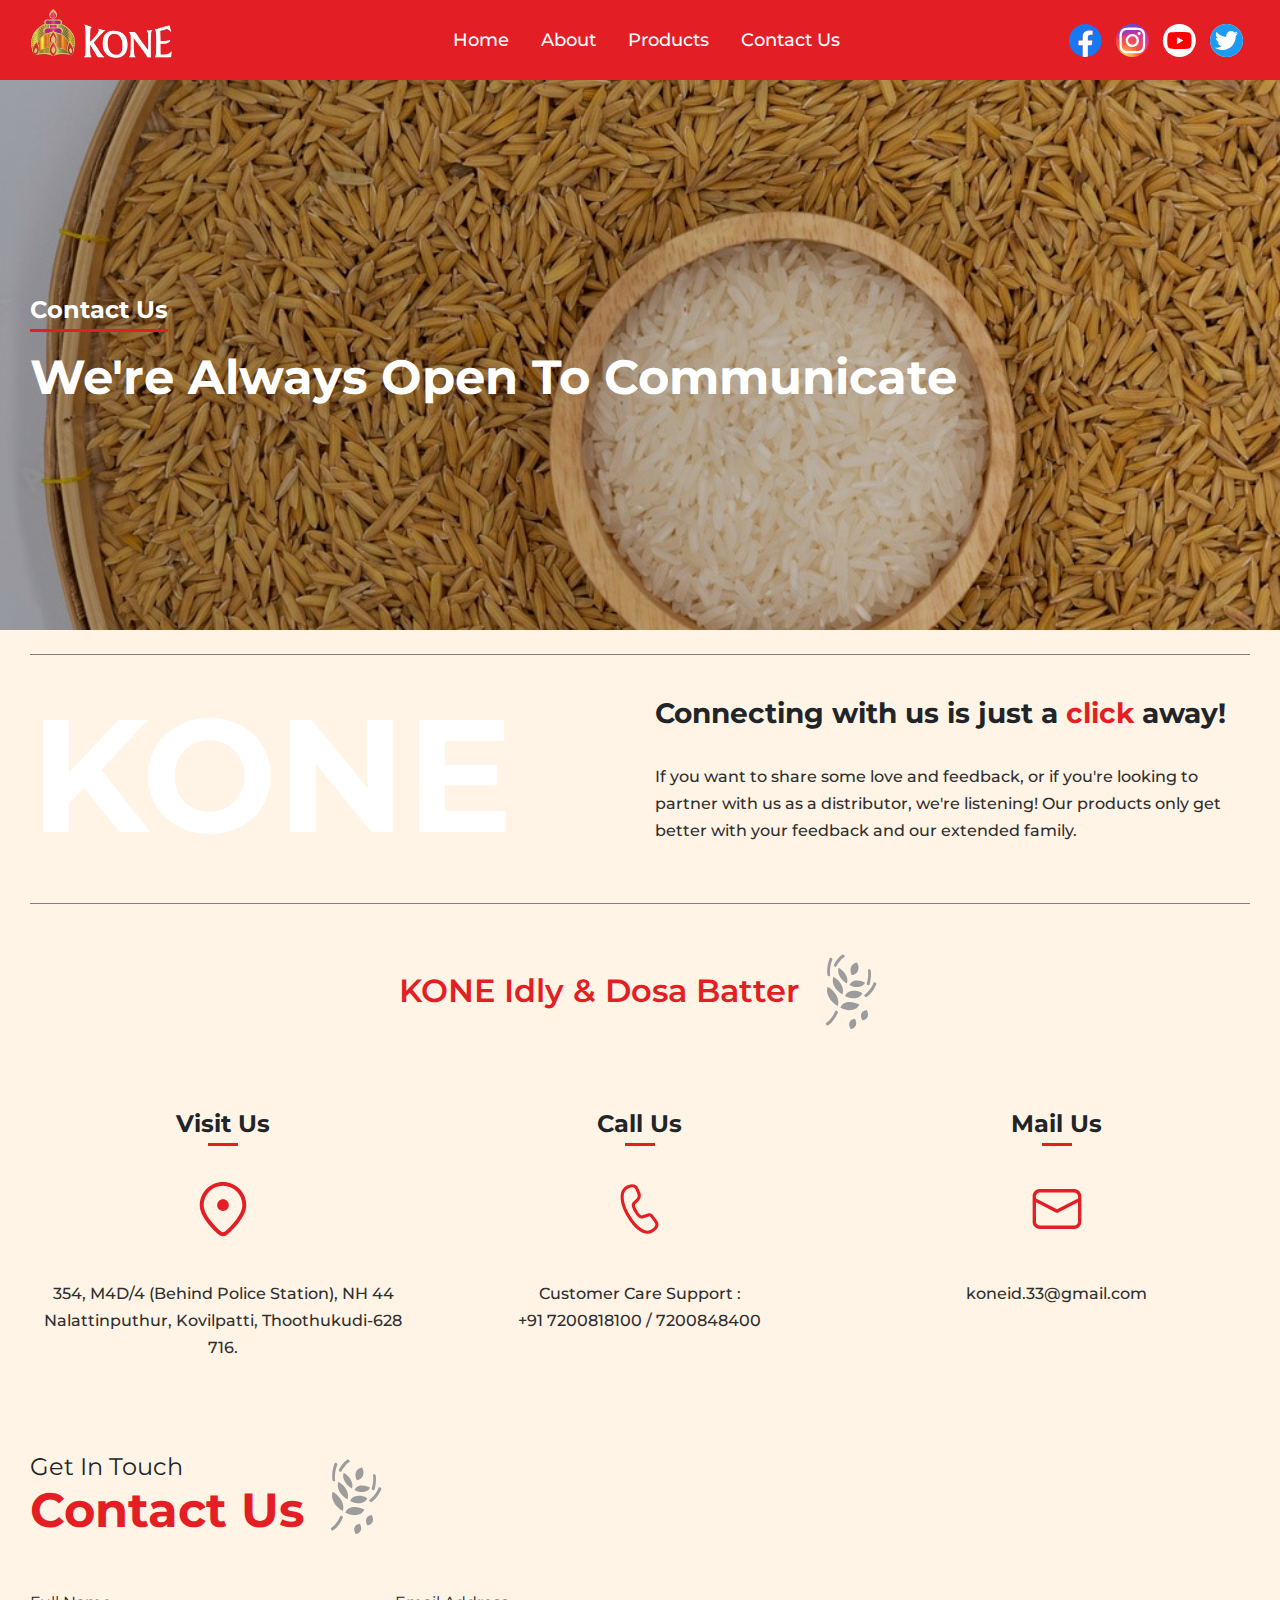
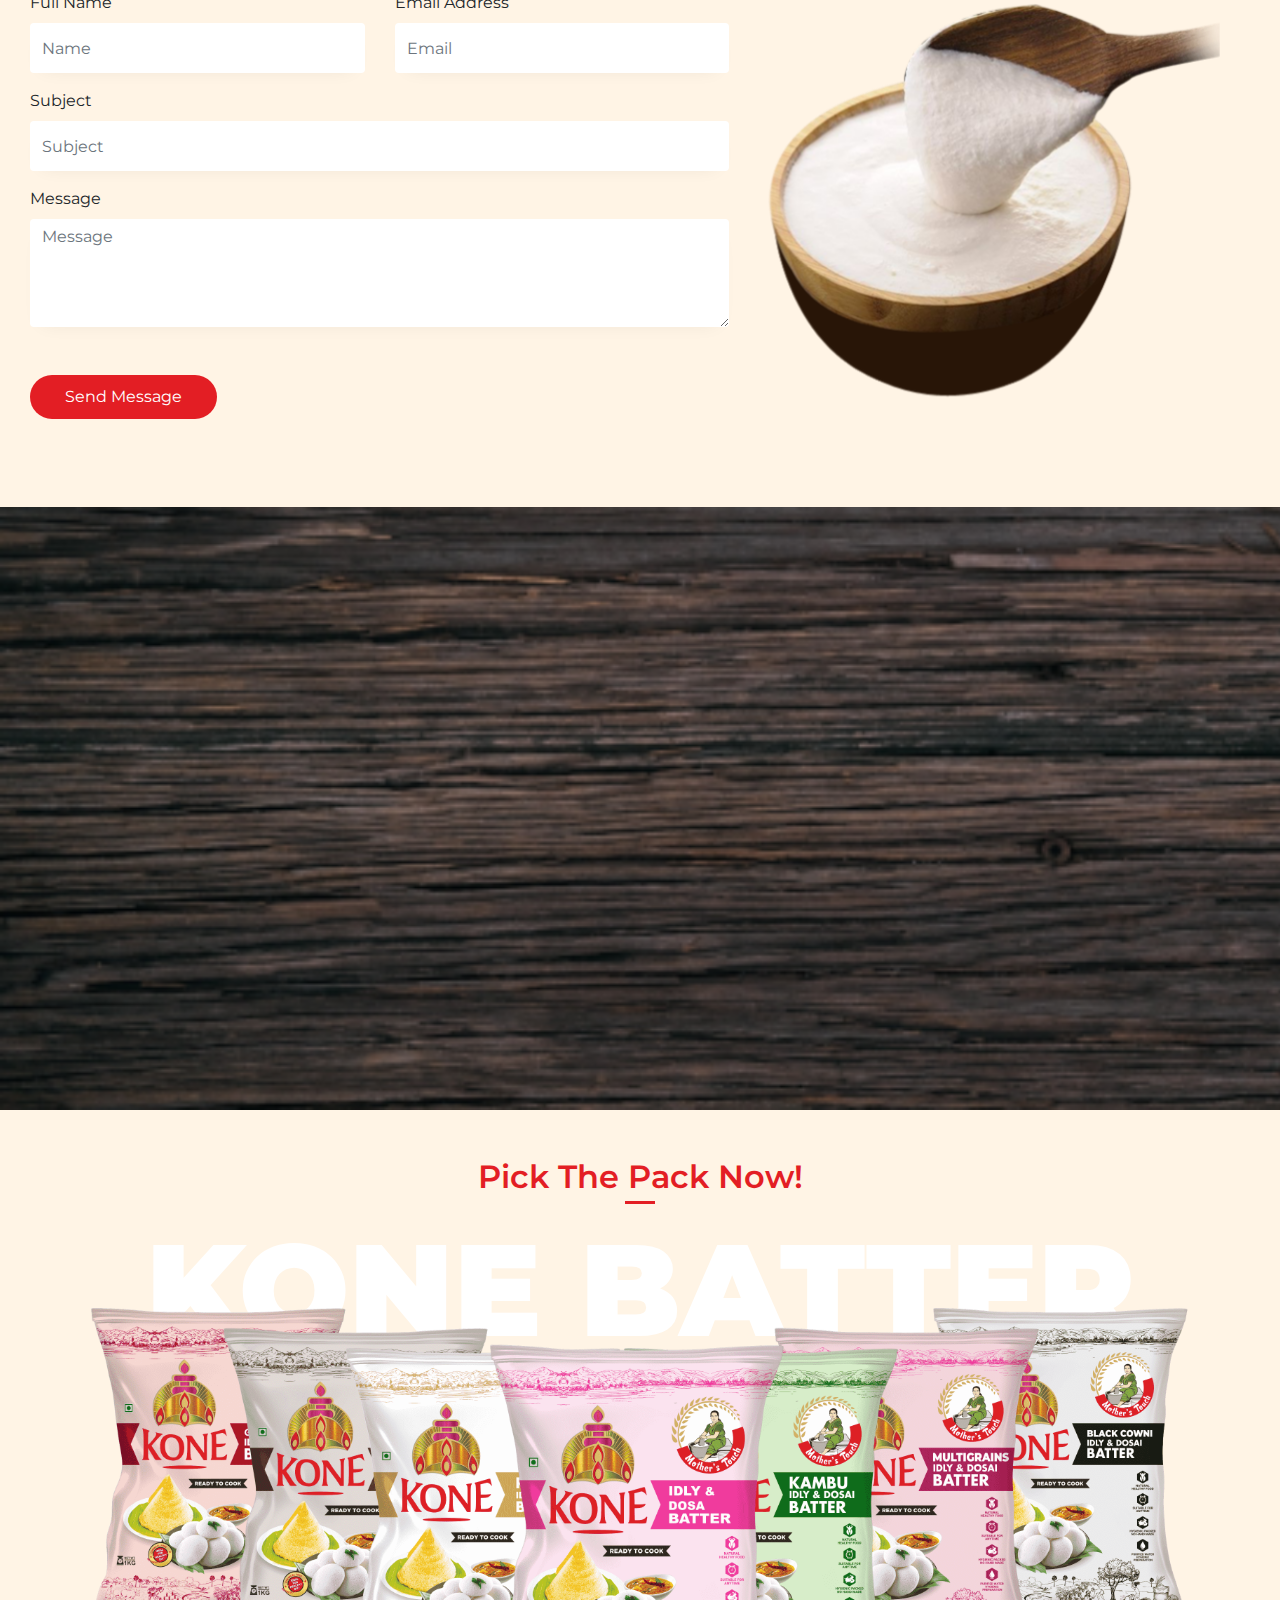
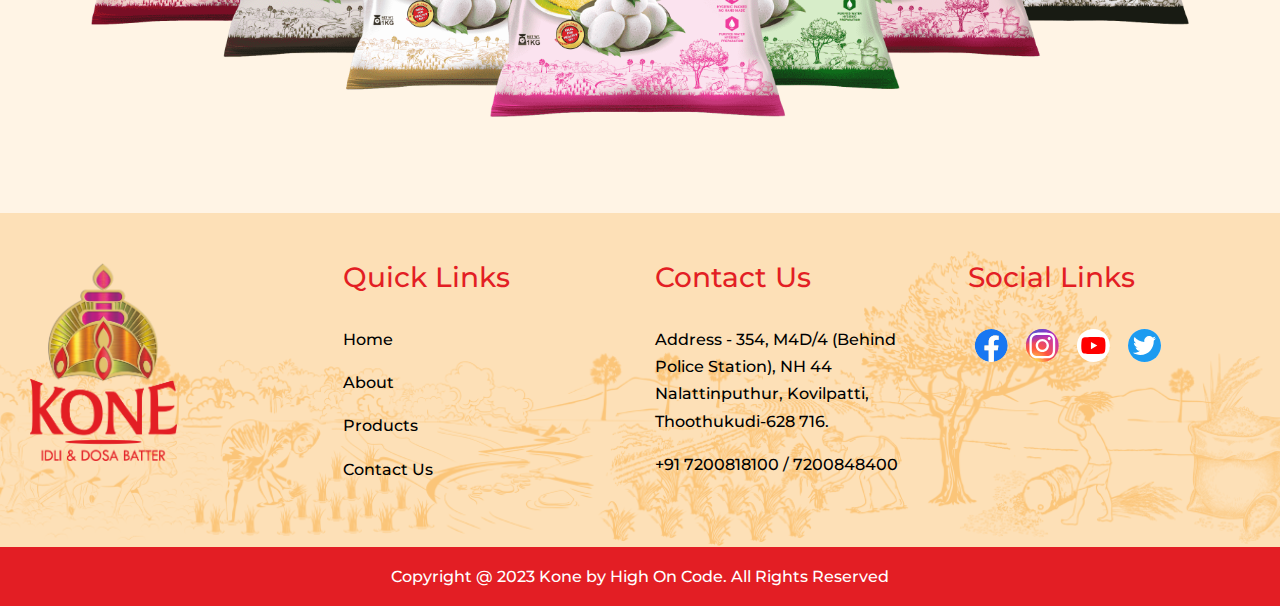
<file: components/contact.html>
<!DOCTYPE html>
<html>

<head>
    <title>Alpha Dezine</title>
    <meta charset="utf-8">
    <meta name="viewport" content="width=device-width, initial-scale=1, shrink-to-fit=no">

    <!--Fonts imported-->
    <link rel="preconnect" href="https://fonts.googleapis.com">
    <link rel="preconnect" href="https://fonts.gstatic.com" crossorigin>
    <link
        href="https://fonts.googleapis.com/css2?family=Montserrat:wght@100;200;300;400;500;600;700;800;900&family=Original+Surfer&family=Quintessential&display=swap"
        rel="stylesheet">

    <!--Style sheets-->
    <link rel="stylesheet" href="./style.css">
    <link rel="stylesheet" href="./about.css">
    <link rel="stylesheet" href="./home.css">
    <link rel="stylesheet" href="./contact.css">
    <link rel="stylesheet" href="../assets/bootstrap/bootstrap.min.css">

    <!--Scripts imported-->

    <script src="../assets//bootstrap/bootstrap.min.js"></script>
    <script src="../assets/js/fontawesome.min.js" crossorigin="anonymous"></script>
    <script src="../assets/js/jquery-3.6.0.min.js"></script>

</head>

<body style="background-color: #FFF4E5 ;">

    <div class="container-fluid nav-bar position-fixed">
        <div class="container-lg">
            <div class="d-flex flex-row align-items-center justify-content-between">
                <div class="logo-nav pt-2" style="width: 200px;">
                    <img height="50px" width="auto" src="../imgs/nav-logo.png" alt="">
                </div>
                <ul
                    class="d-none lap-nav d-lg-flex list-unstyled center-nav align-items-center justify-content-center h-100 m-0">
                    <li class="p-3"><a href="../index.html">
                            <h5>Home</h5>
                        </a></li>
                    <li class="p-3"><a href="./about.html">
                            <h5>About</h5>
                        </a></li>
                    <li class="p-3"><a href="./product.html">
                            <h5>Products</h5>
                        </a></li>
                    <li class="p-3"><a href="./contact.html">
                            <h5>Contact Us</h5>
                        </a></li>
                </ul>
                <div class="d-none d-lg-flex nav-social-media">
                    <a class="px-1" href=""><svg xmlns="http://www.w3.org/2000/svg" width="41" height="40"
                            viewBox="0 0 41 40" fill="none">
                            <g clip-path="url(#clip0_186_8)">
                                <path
                                    d="M40.2368 20C40.2368 8.95437 31.2824 0 20.2368 0C9.19119 0 0.236816 8.95422 0.236816 20C0.236816 29.9825 7.55057 38.2567 17.1118 39.757V25.7812H12.0337V20H17.1118V15.5937C17.1118 10.5812 20.0978 7.8125 24.666 7.8125C26.8543 7.8125 29.1431 8.20312 29.1431 8.20312V13.125H26.6212C24.1365 13.125 23.3618 14.6667 23.3618 16.2484V20H28.9087L28.022 25.7812H23.3618V39.757C32.9231 38.2567 40.2368 29.9827 40.2368 20Z"
                                    fill="#1877F2" />
                                <path
                                    d="M28.022 25.7812L28.9087 20H23.3618V16.2484C23.3618 14.6666 24.1367 13.125 26.6212 13.125H29.1431V8.20312C29.1431 8.20312 26.8543 7.8125 24.666 7.8125C20.0978 7.8125 17.1118 10.5813 17.1118 15.5938V20H12.0337V25.7812H17.1118V39.757C18.1456 39.919 19.1904 40.0003 20.2368 40C21.2832 40.0003 22.328 39.9191 23.3618 39.757V25.7812H28.022Z"
                                    fill="white" />
                            </g>
                            <defs>
                                <clipPath id="clip0_186_8">
                                    <rect x="0.236816" width="40" height="40" rx="20" fill="white" />
                                </clipPath>
                            </defs>
                        </svg></a>
                    <a class="px-1" href="">
                        <svg xmlns="http://www.w3.org/2000/svg" width="41" height="40" viewBox="0 0 41 40" fill="none">
                            <g clip-path="url(#clip0_186_11)">
                                <path
                                    d="M30.9243 0H9.67432C4.49665 0 0.299316 4.19733 0.299316 9.375V30.625C0.299316 35.8027 4.49665 40 9.67432 40H30.9243C36.102 40 40.2993 35.8027 40.2993 30.625V9.375C40.2993 4.19733 36.102 0 30.9243 0Z"
                                    fill="url(#paint0_radial_186_11)" />
                                <path
                                    d="M30.9243 0H9.67432C4.49665 0 0.299316 4.19733 0.299316 9.375V30.625C0.299316 35.8027 4.49665 40 9.67432 40H30.9243C36.102 40 40.2993 35.8027 40.2993 30.625V9.375C40.2993 4.19733 36.102 0 30.9243 0Z"
                                    fill="url(#paint1_radial_186_11)" />
                                <path
                                    d="M20.3007 4.375C16.0573 4.375 15.5246 4.39359 13.8581 4.46938C12.1946 4.54563 11.0592 4.80891 10.0657 5.19531C9.03791 5.59437 8.16619 6.12828 7.29775 6.99703C6.42854 7.86562 5.89463 8.73734 5.49432 9.76469C5.10682 10.7584 4.84322 11.8944 4.76838 13.557C4.69385 15.2237 4.67432 15.7566 4.67432 20.0002C4.67432 24.2438 4.69307 24.7747 4.76869 26.4412C4.84525 28.1047 5.10854 29.2402 5.49463 30.2336C5.894 31.2614 6.42791 32.1331 7.29666 33.0016C8.16494 33.8708 9.03666 34.4059 10.0637 34.805C11.0579 35.1914 12.1935 35.4547 13.8567 35.5309C15.5234 35.6067 16.0556 35.6253 20.2988 35.6253C24.5428 35.6253 25.0737 35.6067 26.7403 35.5309C28.4037 35.4547 29.5404 35.1914 30.5346 34.805C31.562 34.4059 32.4324 33.8708 33.3006 33.0016C34.1698 32.1331 34.7035 31.2614 35.104 30.2341C35.4881 29.2402 35.7518 28.1044 35.8299 26.4416C35.9048 24.775 35.9243 24.2438 35.9243 20.0002C35.9243 15.7566 35.9048 15.2241 35.8299 13.5573C35.7518 11.8939 35.4881 10.7586 35.104 9.76516C34.7035 8.73734 34.1698 7.86562 33.3006 6.99703C32.4315 6.12797 31.5623 5.59406 30.5337 5.19547C29.5376 4.80891 28.4015 4.54547 26.7381 4.46938C25.0713 4.39359 24.5407 4.375 20.2959 4.375H20.3007ZM18.899 7.19078C19.3151 7.19016 19.7793 7.19078 20.3007 7.19078C24.4728 7.19078 24.9671 7.20578 26.6146 7.28063C28.1381 7.35031 28.9649 7.60484 29.5157 7.81875C30.2449 8.10188 30.7648 8.44047 31.3113 8.9875C31.8582 9.53438 32.1967 10.0552 32.4806 10.7844C32.6945 11.3344 32.9493 12.1613 33.0187 13.6847C33.0935 15.3319 33.1098 15.8266 33.1098 19.9966C33.1098 24.1666 33.0935 24.6614 33.0187 26.3084C32.949 27.8319 32.6945 28.6587 32.4806 29.2089C32.1974 29.9381 31.8582 30.4573 31.3113 31.0039C30.7645 31.5508 30.2453 31.8892 29.5157 32.1725C28.9656 32.3873 28.1381 32.6413 26.6146 32.7109C24.9674 32.7858 24.4728 32.802 20.3007 32.802C16.1285 32.802 15.634 32.7858 13.987 32.7109C12.4635 32.6406 11.6367 32.3861 11.0854 32.1722C10.3563 31.8889 9.83541 31.5505 9.28853 31.0036C8.74166 30.4567 8.40322 29.9372 8.11932 29.2077C7.90541 28.6575 7.65057 27.8306 7.58119 26.3072C7.50635 24.66 7.49135 24.1653 7.49135 19.9927C7.49135 15.8202 7.50635 15.328 7.58119 13.6808C7.65088 12.1573 7.90541 11.3305 8.11932 10.7797C8.4026 10.0505 8.74166 9.52969 9.28869 8.98281C9.83557 8.43594 10.3563 8.09734 11.0856 7.81359C11.6363 7.59875 12.4635 7.34484 13.987 7.27484C15.4284 7.20969 15.987 7.19016 18.899 7.18687V7.19078ZM28.6413 9.78516C27.6062 9.78516 26.7663 10.6242 26.7663 11.6595C26.7663 12.6947 27.6062 13.5345 28.6413 13.5345C29.6765 13.5345 30.5163 12.6947 30.5163 11.6595C30.5163 10.6244 29.6765 9.78453 28.6413 9.78453V9.78516ZM20.3007 11.9759C15.8695 11.9759 12.2767 15.5688 12.2767 20.0002C12.2767 24.4316 15.8695 28.0227 20.3007 28.0227C24.7321 28.0227 28.3237 24.4316 28.3237 20.0002C28.3237 15.5689 24.7318 11.9759 20.3004 11.9759H20.3007ZM20.3007 14.7917C23.1771 14.7917 25.5092 17.1234 25.5092 20.0002C25.5092 22.8766 23.1771 25.2086 20.3007 25.2086C17.4242 25.2086 15.0924 22.8766 15.0924 20.0002C15.0924 17.1234 17.4242 14.7917 20.3007 14.7917Z"
                                    fill="white" />
                            </g>
                            <defs>
                                <radialGradient id="paint0_radial_186_11" cx="0" cy="0" r="1"
                                    gradientUnits="userSpaceOnUse"
                                    gradientTransform="translate(10.9243 43.0808) rotate(-90) scale(39.643 36.8711)">
                                    <stop stop-color="#FFDD55" />
                                    <stop offset="0.1" stop-color="#FFDD55" />
                                    <stop offset="0.5" stop-color="#FF543E" />
                                    <stop offset="1" stop-color="#C837AB" />
                                </radialGradient>
                                <radialGradient id="paint1_radial_186_11" cx="0" cy="0" r="1"
                                    gradientUnits="userSpaceOnUse"
                                    gradientTransform="translate(-6.40084 2.88141) rotate(78.681) scale(17.7206 73.045)">
                                    <stop stop-color="#3771C8" />
                                    <stop offset="0.128" stop-color="#3771C8" />
                                    <stop offset="1" stop-color="#6600FF" stop-opacity="0" />
                                </radialGradient>
                                <clipPath id="clip0_186_11">
                                    <rect x="0.299316" width="40" height="40" rx="20" fill="white" />
                                </clipPath>
                            </defs>
                        </svg>
                    </a>
                    <a class="px-1" href="">
                        <svg xmlns="http://www.w3.org/2000/svg" width="41" height="40" viewBox="0 0 41 40" fill="none">
                            <rect x="0.361816" width="40" height="40" rx="20" fill="white" />
                            <path
                                d="M34.401 12.9173C34.2326 12.293 33.9039 11.7239 33.4478 11.2666C32.9916 10.8093 32.424 10.4797 31.8013 10.3108C29.5217 9.6875 20.3472 9.6875 20.3472 9.6875C20.3472 9.6875 11.1721 9.70637 8.89256 10.3297C8.26988 10.4986 7.70222 10.8282 7.24609 11.2855C6.78997 11.7428 6.46131 12.312 6.29283 12.9362C5.60331 16.9969 5.33583 23.1845 6.31176 27.0827C6.48026 27.707 6.80893 28.2761 7.26505 28.7334C7.72117 29.1907 8.28883 29.5203 8.9115 29.6892C11.1911 30.3125 20.3659 30.3125 20.3659 30.3125C20.3659 30.3125 29.5406 30.3125 31.82 29.6892C32.4427 29.5203 33.0104 29.1908 33.4665 28.7334C33.9227 28.2761 34.2514 27.707 34.4199 27.0827C35.1471 23.0163 35.3712 16.8325 34.401 12.9173Z"
                                fill="#FF0000" />
                            <path d="M17.3931 24.5313L25.0493 20.0781L17.3931 15.625V24.5313Z" fill="white" />
                        </svg>
                    </a>
                    <a class="px-1" href="">
                        <svg xmlns="http://www.w3.org/2000/svg" width="40" height="40" viewBox="0 0 40 40" fill="none">
                            <g clip-path="url(#clip0_186_19)">
                                <path
                                    d="M30.6252 0H9.37505C4.19735 0 0 4.19733 0 9.375V30.625C0 35.8027 4.19735 40 9.37505 40H30.6252C35.8028 40 40.0002 35.8027 40.0002 30.625V9.375C40.0002 4.19733 35.8028 0 30.6252 0Z"
                                    fill="white" />
                                <path
                                    d="M30.6252 0H9.37505C4.19735 0 0 4.19733 0 9.375V30.625C0 35.8027 4.19735 40 9.37505 40H30.6252C35.8028 40 40.0002 35.8027 40.0002 30.625V9.375C40.0002 4.19733 35.8028 0 30.6252 0Z"
                                    fill="#1D9BF0" />
                                <path
                                    d="M31.1833 14.283C31.2004 14.5309 31.2004 14.7789 31.2004 15.0292C31.2004 22.6537 25.396 31.4472 14.7824 31.4472V31.4425C11.6469 31.447 8.57642 30.549 5.9375 28.8558C6.39344 28.9106 6.85157 28.938 7.31094 28.9391C9.90965 28.9411 12.4336 28.0695 14.4772 26.4642C13.2732 26.4414 12.1063 26.043 11.1398 25.3245C10.1733 24.6061 9.45541 23.6036 9.08658 22.4572C9.95108 22.6239 10.8423 22.5899 11.6916 22.3578C8.9997 21.8139 7.06297 19.4487 7.06297 16.7019V16.6287C7.86546 17.0757 8.76358 17.3234 9.68174 17.3509C7.14641 15.6564 6.36485 12.2834 7.89579 9.64624C9.34444 11.4289 11.1519 12.8869 13.2007 13.9255C15.2496 14.9641 17.494 15.56 19.7882 15.6747C19.5595 14.6901 19.5932 13.6626 19.8862 12.6952C20.1791 11.7277 20.7209 10.8541 21.4574 10.1617C23.7815 7.97702 27.4367 8.08906 29.6214 10.4119C30.9136 10.1567 32.1528 9.68302 33.2856 9.01109C32.8548 10.3471 31.9534 11.4812 30.749 12.2023C31.8929 12.0676 33.0099 11.7614 34.0626 11.2941C33.2883 12.4537 32.3132 13.4658 31.1833 14.283Z"
                                    fill="white" />
                            </g>
                            <defs>
                                <clipPath id="clip0_186_19">
                                    <rect width="40.0002" height="40" rx="20" fill="white" />
                                </clipPath>
                            </defs>
                        </svg>
                    </a>
                </div>

                <div class="d-flex d-lg-none mobile-menu">
                    <button class="menu-toggle"></button>
                    <div class='nav'>
                        <ul class="menu">
                            <a href="../index.html">
                                <li data-text="Home">Home</li>
                                <a href="./about.html">
                                    <li data-text="About">About</li>
                                </a>
                                <a href="./product.html">
                                    <li data-text="Product">Products</li>
                                </a>
                                <a href="./contact.html">
                                    <li data-text="Contact">Contact</li>
                                </a>
                        </ul>
                    </div>
                </div>
            </div>
        </div>
    </div>

    <div class="container-fluid about-landing-bg">
        <div class="container-lg h-100 py-5 py-md-0 d-flex flex-column justify-content-center">
            <div class="landing-card ">
                <h4 class="underline mb-4 text-center white font-weight-bold">Contact Us</h4>
                <h1 class="black ">We're Always Open To Communicate</h1>
            </div>
        </div>
    </div>

    <div class="container-fluid">
        <div class="container-lg">
            <div class="thin-line my-4"></div>
            <div class="row">
                <div class="col-md-6">
                    <h1 class="white kone-contact-txt">KONE</h1>
                </div>
                <div class="col-md-6">
                    <div class="d-flex flex-column justify-content-center h-100">
                        <h3 class="pb-4 font-weight-bold">Connecting with us is just a <span class="red">click</span>
                            away!</h3>
                        <p>If you want to share some love and feedback, or if you're looking to partner with us as a
                            distributor, we're listening!
                            Our products only get better with your feedback and our extended family.</p>
                    </div>
                </div>
            </div>
            <div class="thin-line my-4"></div>
        </div>
    </div>

    <div class="container-fluid">
        <div class="container-lg">
            <div class="flex-row align-items-center justify-content-center">
                <div class="pr-2">
                    <h2 class="red">KONE Idly & Dosa Batter</h2>
                </div>
                <svg class="shake-rot-rev" width="74" height="134" viewBox="0 0 74 134" fill="none"
                    xmlns="http://www.w3.org/2000/svg">
                    <path
                        d="M52.3894 76.5647C48.5387 74.4013 44.3664 73.506 40.7907 74.0754C37.215 74.6448 34.5288 76.6324 33.3228 79.601C37.1735 81.7643 41.345 82.6596 44.9207 82.0902C48.4964 81.5207 51.1833 79.5333 52.3894 76.5647ZM30.684 78.1188C26.8332 75.9554 23.6193 72.7012 21.7493 69.0723C19.8792 65.4435 19.5057 61.7369 20.7117 58.7683C24.5624 60.9316 27.7764 64.1856 29.6465 67.8145C31.5166 71.4434 31.89 75.1501 30.684 78.1188ZM55.41 65.1384C53.6766 64.1645 51.8537 63.4635 50.0445 63.0752C48.2353 62.6869 46.4756 62.6191 44.866 62.8754C43.2564 63.1318 41.8282 63.707 40.6633 64.5689C39.4983 65.4308 38.6193 66.5622 38.0764 67.8985C39.8098 68.8723 41.6333 69.5737 43.4425 69.962C45.2517 70.3503 47.0113 70.4183 48.6209 70.162C50.2305 69.9057 51.6582 69.3299 52.8231 68.4679C53.988 67.606 54.8671 66.4747 55.41 65.1384ZM35.4376 66.4163C31.9369 64.4496 29.0154 61.4914 27.3154 58.1924C25.6153 54.8934 25.2759 51.5237 26.3723 48.8249C29.873 50.7916 32.7951 53.7501 34.4951 57.0491C36.1952 60.3481 36.534 63.7175 35.4376 66.4163ZM58.052 54.6071C54.9047 52.8389 51.5022 52.0891 48.5926 52.5225C45.6831 52.956 43.5048 54.537 42.5374 56.9181C45.6847 58.6863 49.0878 59.4365 51.9974 59.0031C54.9069 58.5696 57.0846 56.9883 58.052 54.6071ZM39.8986 55.436C38.3402 54.5605 36.8917 53.4612 35.6352 52.2012C34.3787 50.9411 33.3392 49.5449 32.576 48.0921C31.8127 46.6393 31.3408 45.1586 31.187 43.7343C31.0332 42.31 31.2002 40.9698 31.6792 39.7907C33.2376 40.6662 34.6868 41.7655 35.9433 43.0256C37.1997 44.2857 38.2393 45.6819 39.0025 47.1347C39.7658 48.5875 40.2376 50.0684 40.3914 51.4927C40.5452 52.9171 40.3776 54.2569 39.8986 55.436ZM50.1445 34.4437C48.6974 34.6741 47.4108 35.1859 46.358 35.9503C45.3053 36.7147 44.5071 37.7168 44.009 38.8989C43.5109 40.0809 43.3227 41.42 43.4551 42.8397C43.5875 44.2595 44.0373 45.7318 44.78 47.173C46.2271 46.9426 47.5138 46.4305 48.5666 45.6661C49.6193 44.9017 50.4174 43.8999 50.9155 42.7178C51.4136 41.5358 51.6024 40.197 51.47 38.7773C51.3377 37.3576 50.8872 35.8849 50.1445 34.4437Z"
                        fill="#9C9C9C" />
                    <path
                        d="M29.7436 82.7901C29.4043 82.635 29.0535 82.5882 28.7592 82.6585C28.465 82.7287 28.2487 82.911 28.1538 83.1697C26.7624 86.5943 24.8901 89.5323 22.6844 91.9204C22.1319 92.5176 21.5567 93.0864 20.9682 93.6124C20.3793 94.1391 19.7713 94.6283 19.151 95.0816C19.0262 95.1642 18.9306 95.2758 18.8697 95.4095C18.8089 95.5433 18.7844 95.6968 18.7972 95.8605C18.81 96.0242 18.8596 96.1948 18.944 96.3623C19.0284 96.5298 19.1454 96.6907 19.2879 96.8353C19.4304 96.9799 19.5958 97.1053 19.7737 97.2039C19.9516 97.3026 20.1386 97.3725 20.3235 97.4094C20.5085 97.4463 20.6875 97.4493 20.8499 97.4186C21.0124 97.3879 21.1547 97.3239 21.2688 97.2305C21.934 96.7449 22.5727 96.2192 23.1993 95.659C23.8265 95.0981 24.4388 94.5119 25.0228 93.8797C27.3602 91.3491 29.3424 88.2532 30.8031 84.658C30.8675 84.5145 30.8903 84.3486 30.8704 84.1721C30.8505 83.9957 30.7882 83.8128 30.6877 83.6355C30.5871 83.4581 30.4504 83.2905 30.2874 83.1446C30.1245 82.9987 29.9392 82.878 29.7436 82.7901ZM36.5733 26.6984C36.3291 26.5872 36.0773 26.5313 35.8436 26.5364C35.61 26.5414 35.4033 26.6072 35.2458 26.727C34.5805 27.2127 33.9419 27.7383 33.3152 28.2986C32.688 28.8595 32.0702 29.461 31.4863 30.0932C30.3181 31.3583 29.2585 32.7692 28.2895 34.3105C27.8038 35.0807 27.3365 35.872 26.9089 36.7074C26.8321 36.8326 26.7911 36.9802 26.788 37.141C26.785 37.3019 26.8201 37.4728 26.8913 37.6432C26.9626 37.8136 27.0686 37.9801 27.2025 38.1324C27.3364 38.2848 27.4952 38.4196 27.6701 38.5292C27.845 38.6387 28.0318 38.7204 28.2193 38.7694C28.4068 38.8183 28.5914 38.8339 28.7611 38.8143C28.9307 38.7948 29.0818 38.7406 29.2061 38.6557C29.3304 38.5708 29.425 38.4567 29.4837 38.3202C29.8921 37.5261 30.3355 36.763 30.7955 36.0319C31.7155 34.5694 32.7269 33.2317 33.83 32.0373C34.3826 31.4402 34.9523 30.8865 35.5409 30.3605C36.1297 29.8338 36.737 29.3445 37.3573 28.8912C37.52 28.7805 37.6316 28.6205 37.6797 28.4272C37.7277 28.234 37.7105 28.0144 37.6307 27.7913C37.5509 27.5682 37.4114 27.3498 37.2257 27.1577C37.0399 26.9657 36.8144 26.807 36.5733 26.6984ZM24.3055 29.8039C23.9697 29.6505 23.6225 29.6033 23.3301 29.6706C23.0376 29.7379 22.8206 29.915 22.7218 30.1684C21.2611 33.7637 20.4393 37.5114 20.2337 41.2396C20.1823 42.1711 20.1731 43.1147 20.1963 44.0407C20.2196 44.9661 20.2731 45.8808 20.3696 46.7942C20.3873 46.9555 20.4401 47.1225 20.5257 47.286C20.6114 47.4494 20.7281 47.606 20.8687 47.7467C21.0093 47.8873 21.1714 48.0095 21.3455 48.1059C21.5197 48.2024 21.7026 48.2713 21.8837 48.3088C22.0648 48.3464 22.2407 48.352 22.4013 48.3249C22.5619 48.2979 22.704 48.2388 22.8196 48.1512C22.9351 48.0637 23.0215 47.9493 23.0745 47.8146C23.1274 47.6799 23.1458 47.5276 23.128 47.3662C23.0382 46.514 22.9797 45.6503 22.9582 44.7807C22.9363 43.9119 22.9451 43.0434 22.993 42.1626C23.1869 38.6443 23.9603 35.0705 25.3516 31.6458C25.4118 31.5032 25.4316 31.3397 25.4104 31.1661C25.3892 30.9926 25.3271 30.813 25.2283 30.639C25.1295 30.465 24.9964 30.3007 24.8373 30.1568C24.6782 30.0128 24.497 29.8925 24.3055 29.8039ZM68.2335 54.482C67.8978 54.3286 67.5505 54.2814 67.2581 54.3487C66.9656 54.416 66.7486 54.5932 66.6498 54.8465C65.2585 58.2712 63.3801 61.2242 61.1744 63.6123C60.6218 64.2095 60.0528 64.7633 59.4642 65.2893C58.8754 65.816 58.2674 66.3051 57.6471 66.7585C57.5292 66.8437 57.44 66.9562 57.3841 67.0892C57.3283 67.2223 57.3069 67.3732 57.3216 67.5339C57.3363 67.6947 57.3865 67.8618 57.4695 68.0257C57.5525 68.1896 57.6667 68.347 57.8053 68.4891C57.944 68.6312 58.1045 68.7552 58.2777 68.8539C58.4509 68.9525 58.6336 69.0241 58.815 69.0644C58.9964 69.1046 59.1733 69.113 59.3353 69.0886C59.4973 69.0643 59.6409 69.0076 59.7587 68.9224C60.424 68.4368 61.0626 67.9112 61.6893 67.3508C62.3165 66.79 62.9349 66.1889 63.5188 65.5566C65.8563 63.026 67.8385 59.9301 69.2991 56.3349C69.3602 56.1911 69.3802 56.0259 69.3584 55.8505C69.3365 55.6752 69.2732 55.4938 69.1723 55.3183C69.0714 55.1428 68.9354 54.9774 68.7735 54.8332C68.6116 54.6889 68.4275 54.5692 68.2335 54.482ZM62.6769 41.363C62.4626 41.2627 62.241 41.2046 62.0303 41.1934C61.8195 41.1823 61.6258 41.2186 61.4647 41.2991C61.3036 41.3796 61.1797 41.5019 61.1034 41.6564C61.0272 41.8109 61.0005 41.9931 61.0259 42.1878C61.1157 43.0401 61.1741 43.9038 61.1957 44.7733C61.2176 45.6422 61.2088 46.5106 61.1609 47.3914C61.0635 49.1508 60.8339 50.9279 60.4444 52.6885C60.2497 53.5686 60.0073 54.4444 59.7366 55.3158C59.6832 55.4554 59.6666 55.6132 59.6885 55.7802C59.7104 55.9473 59.7701 56.1199 59.8638 56.2874C59.9574 56.4549 60.083 56.6139 60.2332 56.7546C60.3834 56.8953 60.5548 57.0149 60.7372 57.106C60.9196 57.1972 61.1092 57.2581 61.2941 57.2849C61.479 57.3117 61.6559 57.3038 61.8134 57.2619C61.9709 57.2199 62.106 57.1447 62.2105 57.0408C62.315 56.937 62.3869 56.8068 62.4214 56.6579C62.7074 55.7429 62.9538 54.8274 63.1592 53.8997C63.5698 52.0447 63.8175 50.1778 63.9209 48.3145C63.9723 47.3831 63.9821 46.4397 63.9589 45.5138C63.9356 44.5884 63.8821 43.6737 63.7856 42.7603C63.7614 42.4948 63.6402 42.2149 63.4404 41.9628C63.2405 41.7108 62.9718 41.4998 62.6769 41.363Z"
                        fill="#9C9C9C" />
                    <path
                        d="M59.6707 82.0235C58.4095 82.1595 57.2965 82.5338 56.395 83.125C55.4934 83.7161 54.8214 84.5127 54.4167 85.4689C54.0119 86.4252 53.8822 87.5224 54.0359 88.6982C54.1896 89.874 54.6234 91.1051 55.3121 92.3214C56.5732 92.1854 57.6863 91.8111 58.5878 91.2199C59.4894 90.6288 60.162 89.8326 60.5667 88.8763C60.9715 87.92 61.1006 86.8225 60.9469 85.6467C60.7932 84.4709 60.3594 83.2398 59.6707 82.0235ZM47.8754 90.6907C46.6143 90.8267 45.5008 91.2008 44.5991 91.7919C43.6975 92.383 43.025 93.1793 42.6202 94.1355C42.2154 95.0917 42.0865 96.1892 42.2401 97.3649C42.3938 98.5407 42.8269 99.7719 43.5156 100.988C44.7767 100.852 45.8902 100.478 46.7919 99.8871C47.6935 99.296 48.3654 98.4991 48.7703 97.5429C49.1751 96.5867 49.3046 95.4896 49.1509 94.3138C48.9973 93.138 48.5641 91.9071 47.8754 90.6907Z"
                        fill="#9C9C9C" />
                </svg>
            </div>
            <div class="row mt-md-5">
                <div class="col-md-4">
                    <div class="address-card d-flex flex-column align-items-center">
                        <h4 class="font-weight-bold small-underline">Visit Us</h4>
                        <svg class="my-4" xmlns="http://www.w3.org/2000/svg" width="62" height="62" viewBox="0 0 62 62"
                            fill="none">
                            <path
                                d="M36.8125 27.125C36.8125 25.5834 36.2001 24.105 35.1101 23.0149C34.02 21.9249 32.5416 21.3125 31 21.3125C29.4584 21.3125 27.98 21.9249 26.8899 23.0149C25.7999 24.105 25.1875 25.5834 25.1875 27.125C25.1875 28.6666 25.7999 30.145 26.8899 31.2351C27.98 32.3251 29.4584 32.9375 31 32.9375C32.5416 32.9375 34.02 32.3251 35.1101 31.2351C36.2001 30.145 36.8125 28.6666 36.8125 27.125ZM54.25 27.125C54.25 38.2618 42.2491 50.437 35.4911 56.4122C34.2554 57.5158 32.6567 58.1257 31 58.1257C29.3433 58.1257 27.7446 57.5158 26.5089 56.4122C19.7509 50.437 7.75 38.2618 7.75 27.125C7.75 24.0718 8.35138 21.0484 9.5198 18.2276C10.6882 15.4068 12.4008 12.8437 14.5598 10.6848C16.7187 8.52581 19.2818 6.81322 22.1026 5.6448C24.9234 4.47638 27.9468 3.875 31 3.875C34.0532 3.875 37.0766 4.47638 39.8974 5.6448C42.7182 6.81322 45.2813 8.52581 47.4402 10.6848C49.5992 12.8437 51.3118 15.4068 52.4802 18.2276C53.6486 21.0484 54.25 24.0718 54.25 27.125ZM50.375 27.125C50.375 21.9864 48.3337 17.0583 44.7002 13.4248C41.0667 9.79129 36.1386 7.75 31 7.75C25.8614 7.75 20.9333 9.79129 17.2998 13.4248C13.6663 17.0583 11.625 21.9864 11.625 27.125C11.625 31.4185 14.0081 36.4056 17.7088 41.3966C21.328 46.2714 25.7959 50.6075 29.0741 53.5099C29.6016 53.988 30.2881 54.2529 31 54.2529C31.7119 54.2529 32.3984 53.988 32.9259 53.5099C36.2041 50.6075 40.6759 46.2752 44.2913 41.3966C47.9919 36.4056 50.375 31.4185 50.375 27.125Z"
                                fill="#E31E24" />
                        </svg>
                        <p class="text-center py-md-3">354, M4D/4 (Behind Police Station), NH 44 Nalattinputhur,
                            Kovilpatti, Thoothukudi-628 716.</p>
                    </div>
                </div>
                <div class="col-md-4">
                    <div class="address-card d-flex flex-column align-items-center">
                        <h4 class="font-weight-bold small-underline">Call Us</h4>
                        <svg class="my-4" xmlns="http://www.w3.org/2000/svg" width="62" height="62" viewBox="0 0 62 62"
                            fill="none">
                            <path
                                d="M21.6598 6.4045L19.4371 7.0741C17.4579 7.67094 15.6905 8.82072 14.3428 10.3881C12.9951 11.9555 12.1232 13.8753 11.8297 15.9215C10.909 22.3323 12.9674 29.8281 17.9305 38.4244C22.8812 46.999 28.331 52.5232 34.3295 54.9412C36.2568 55.718 38.3667 55.925 40.4082 55.5375C42.4498 55.1501 44.3372 54.1846 45.846 52.7557L47.5262 51.1623C48.6172 50.1297 49.2962 48.7361 49.4371 47.2405C49.5779 45.745 49.1709 44.2491 48.2919 43.031L44.0883 37.203C43.5199 36.4162 42.7197 35.827 41.7996 35.5179C40.8796 35.2088 39.8858 35.1953 38.9578 35.4794L32.5997 37.4231L32.4354 37.4541C31.7348 37.5564 30.1165 36.0405 28.1015 32.5499C25.9935 28.8981 25.5596 26.7622 26.1393 26.2104L29.3726 23.1941C30.5549 22.0919 31.3626 20.6473 31.6823 19.0628C32.002 17.4783 31.8176 15.8335 31.1551 14.3591L29.1028 9.799C28.4858 8.42676 27.3907 7.32575 26.0218 6.7012C24.653 6.07666 23.1006 5.97121 21.6598 6.4045ZM26.2788 11.07L28.3248 15.6301C28.7232 16.5143 28.8346 17.5012 28.6434 18.452C28.4521 19.4028 27.9677 20.2697 27.2584 20.9311L24.0158 23.9505C21.9419 25.9159 22.6301 29.2701 25.4201 34.0999C28.0427 38.6445 30.4359 40.8889 33.0089 40.4983L33.3933 40.4177L39.8661 38.443C40.1755 38.348 40.5068 38.3522 40.8137 38.455C41.1206 38.5579 41.3876 38.7542 41.5773 39.0165L45.7809 44.8445C46.221 45.4535 46.425 46.2016 46.3549 46.9498C46.2847 47.6979 45.9452 48.3951 45.3996 48.9117L43.7163 50.5051C42.6385 51.5251 41.2906 52.2142 39.8327 52.4906C38.3748 52.767 36.8682 52.6191 35.492 52.0644C30.2282 49.944 25.2527 44.9003 20.6182 36.8744C15.9713 28.8299 14.0896 21.9882 14.8987 16.3617C15.1081 14.8998 15.7309 13.5282 16.6936 12.4084C17.6564 11.2886 18.919 10.4671 20.333 10.0408L22.5557 9.3712C23.2763 9.15466 24.0511 9.20761 24.7355 9.52018C25.42 9.83275 25.9674 10.3836 26.2757 11.07H26.2788Z"
                                fill="#E31E24" />
                        </svg>
                        <p class="text-center py-md-3">Customer Care Support : <br> +91 7200818100 / 7200848400</p>
                    </div>
                </div>
                <div class="col-md-4">
                    <div class="address-card d-flex flex-column align-items-center">
                        <h4 class="font-weight-bold small-underline">Mail Us</h4>
                        <svg class="my-4" xmlns="http://www.w3.org/2000/svg" width="62" height="62" viewBox="0 0 62 62"
                            fill="none">
                            <path
                                d="M13.8393 11.0715H48.1607C49.9988 11.0714 51.7674 11.7747 53.1035 13.0371C54.4396 14.2995 55.242 16.0253 55.346 17.8605L55.3571 18.268V43.7322C55.3572 45.5704 54.654 47.3389 53.3916 48.675C52.1291 50.0112 50.4033 50.8135 48.5681 50.9176L48.1607 50.9287H13.8393C12.0011 50.9288 10.2326 50.2255 8.89645 48.9631C7.56035 47.7007 6.75796 45.9749 6.65389 44.1397L6.64282 43.7322V18.268C6.6427 16.4298 7.34598 14.6613 8.60838 13.3252C9.87078 11.9891 11.5966 11.1867 13.4318 11.0826L13.8393 11.0715ZM52.0357 24.1469L31.7661 34.6869C31.5698 34.7889 31.355 34.8507 31.1345 34.8686C30.9139 34.8864 30.692 34.86 30.4818 34.791L30.2338 34.6869L9.96425 24.1469V43.7322C9.96429 44.7047 10.33 45.6417 10.9888 46.357C11.6475 47.0724 12.5512 47.5139 13.5204 47.594L13.8393 47.6072H48.1607C49.1335 47.6072 50.0707 47.2412 50.7862 46.5819C51.5016 45.9227 51.9429 45.0185 52.0224 44.0489L52.0357 43.7322V24.1469ZM48.1607 14.393H13.8393C12.8668 14.393 11.9298 14.7587 11.2145 15.4175C10.4991 16.0762 10.0576 16.9799 9.97754 17.9491L9.96425 18.268V20.4025L31 31.3411L52.0357 20.4025V18.268C52.0356 17.2951 51.6696 16.3579 51.0104 15.6425C50.3511 14.927 49.4469 14.4857 48.4773 14.4062L48.1607 14.393Z"
                                fill="#E31E24" />
                        </svg>
                        <p class="text-center py-md-3">koneid.33@gmail.com</p>
                    </div>
                </div>
            </div>
        </div>
    </div>

    <div class="container-fluid contact-section product-section py-4">
        <div class="container-lg">
            <div class="row">
                <div class="col mt-3">
                    <div class="flex-row align-items-center">
                        <div class="pr-2">
                            <h4 class="d-inline">Get In Touch</h4>
                            <h1 class="red">Contact Us</h1>
                        </div>
                        <svg class="shake-rot-rev" width="74" height="134" viewBox="0 0 74 134" fill="none"
                            xmlns="http://www.w3.org/2000/svg">
                            <path
                                d="M52.3894 76.5647C48.5387 74.4013 44.3664 73.506 40.7907 74.0754C37.215 74.6448 34.5288 76.6324 33.3228 79.601C37.1735 81.7643 41.345 82.6596 44.9207 82.0902C48.4964 81.5207 51.1833 79.5333 52.3894 76.5647ZM30.684 78.1188C26.8332 75.9554 23.6193 72.7012 21.7493 69.0723C19.8792 65.4435 19.5057 61.7369 20.7117 58.7683C24.5624 60.9316 27.7764 64.1856 29.6465 67.8145C31.5166 71.4434 31.89 75.1501 30.684 78.1188ZM55.41 65.1384C53.6766 64.1645 51.8537 63.4635 50.0445 63.0752C48.2353 62.6869 46.4756 62.6191 44.866 62.8754C43.2564 63.1318 41.8282 63.707 40.6633 64.5689C39.4983 65.4308 38.6193 66.5622 38.0764 67.8985C39.8098 68.8723 41.6333 69.5737 43.4425 69.962C45.2517 70.3503 47.0113 70.4183 48.6209 70.162C50.2305 69.9057 51.6582 69.3299 52.8231 68.4679C53.988 67.606 54.8671 66.4747 55.41 65.1384ZM35.4376 66.4163C31.9369 64.4496 29.0154 61.4914 27.3154 58.1924C25.6153 54.8934 25.2759 51.5237 26.3723 48.8249C29.873 50.7916 32.7951 53.7501 34.4951 57.0491C36.1952 60.3481 36.534 63.7175 35.4376 66.4163ZM58.052 54.6071C54.9047 52.8389 51.5022 52.0891 48.5926 52.5225C45.6831 52.956 43.5048 54.537 42.5374 56.9181C45.6847 58.6863 49.0878 59.4365 51.9974 59.0031C54.9069 58.5696 57.0846 56.9883 58.052 54.6071ZM39.8986 55.436C38.3402 54.5605 36.8917 53.4612 35.6352 52.2012C34.3787 50.9411 33.3392 49.5449 32.576 48.0921C31.8127 46.6393 31.3408 45.1586 31.187 43.7343C31.0332 42.31 31.2002 40.9698 31.6792 39.7907C33.2376 40.6662 34.6868 41.7655 35.9433 43.0256C37.1997 44.2857 38.2393 45.6819 39.0025 47.1347C39.7658 48.5875 40.2376 50.0684 40.3914 51.4927C40.5452 52.9171 40.3776 54.2569 39.8986 55.436ZM50.1445 34.4437C48.6974 34.6741 47.4108 35.1859 46.358 35.9503C45.3053 36.7147 44.5071 37.7168 44.009 38.8989C43.5109 40.0809 43.3227 41.42 43.4551 42.8397C43.5875 44.2595 44.0373 45.7318 44.78 47.173C46.2271 46.9426 47.5138 46.4305 48.5666 45.6661C49.6193 44.9017 50.4174 43.8999 50.9155 42.7178C51.4136 41.5358 51.6024 40.197 51.47 38.7773C51.3377 37.3576 50.8872 35.8849 50.1445 34.4437Z"
                                fill="#9C9C9C" />
                            <path
                                d="M29.7436 82.7901C29.4043 82.635 29.0535 82.5882 28.7592 82.6585C28.465 82.7287 28.2487 82.911 28.1538 83.1697C26.7624 86.5943 24.8901 89.5323 22.6844 91.9204C22.1319 92.5176 21.5567 93.0864 20.9682 93.6124C20.3793 94.1391 19.7713 94.6283 19.151 95.0816C19.0262 95.1642 18.9306 95.2758 18.8697 95.4095C18.8089 95.5433 18.7844 95.6968 18.7972 95.8605C18.81 96.0242 18.8596 96.1948 18.944 96.3623C19.0284 96.5298 19.1454 96.6907 19.2879 96.8353C19.4304 96.9799 19.5958 97.1053 19.7737 97.2039C19.9516 97.3026 20.1386 97.3725 20.3235 97.4094C20.5085 97.4463 20.6875 97.4493 20.8499 97.4186C21.0124 97.3879 21.1547 97.3239 21.2688 97.2305C21.934 96.7449 22.5727 96.2192 23.1993 95.659C23.8265 95.0981 24.4388 94.5119 25.0228 93.8797C27.3602 91.3491 29.3424 88.2532 30.8031 84.658C30.8675 84.5145 30.8903 84.3486 30.8704 84.1721C30.8505 83.9957 30.7882 83.8128 30.6877 83.6355C30.5871 83.4581 30.4504 83.2905 30.2874 83.1446C30.1245 82.9987 29.9392 82.878 29.7436 82.7901ZM36.5733 26.6984C36.3291 26.5872 36.0773 26.5313 35.8436 26.5364C35.61 26.5414 35.4033 26.6072 35.2458 26.727C34.5805 27.2127 33.9419 27.7383 33.3152 28.2986C32.688 28.8595 32.0702 29.461 31.4863 30.0932C30.3181 31.3583 29.2585 32.7692 28.2895 34.3105C27.8038 35.0807 27.3365 35.872 26.9089 36.7074C26.8321 36.8326 26.7911 36.9802 26.788 37.141C26.785 37.3019 26.8201 37.4728 26.8913 37.6432C26.9626 37.8136 27.0686 37.9801 27.2025 38.1324C27.3364 38.2848 27.4952 38.4196 27.6701 38.5292C27.845 38.6387 28.0318 38.7204 28.2193 38.7694C28.4068 38.8183 28.5914 38.8339 28.7611 38.8143C28.9307 38.7948 29.0818 38.7406 29.2061 38.6557C29.3304 38.5708 29.425 38.4567 29.4837 38.3202C29.8921 37.5261 30.3355 36.763 30.7955 36.0319C31.7155 34.5694 32.7269 33.2317 33.83 32.0373C34.3826 31.4402 34.9523 30.8865 35.5409 30.3605C36.1297 29.8338 36.737 29.3445 37.3573 28.8912C37.52 28.7805 37.6316 28.6205 37.6797 28.4272C37.7277 28.234 37.7105 28.0144 37.6307 27.7913C37.5509 27.5682 37.4114 27.3498 37.2257 27.1577C37.0399 26.9657 36.8144 26.807 36.5733 26.6984ZM24.3055 29.8039C23.9697 29.6505 23.6225 29.6033 23.3301 29.6706C23.0376 29.7379 22.8206 29.915 22.7218 30.1684C21.2611 33.7637 20.4393 37.5114 20.2337 41.2396C20.1823 42.1711 20.1731 43.1147 20.1963 44.0407C20.2196 44.9661 20.2731 45.8808 20.3696 46.7942C20.3873 46.9555 20.4401 47.1225 20.5257 47.286C20.6114 47.4494 20.7281 47.606 20.8687 47.7467C21.0093 47.8873 21.1714 48.0095 21.3455 48.1059C21.5197 48.2024 21.7026 48.2713 21.8837 48.3088C22.0648 48.3464 22.2407 48.352 22.4013 48.3249C22.5619 48.2979 22.704 48.2388 22.8196 48.1512C22.9351 48.0637 23.0215 47.9493 23.0745 47.8146C23.1274 47.6799 23.1458 47.5276 23.128 47.3662C23.0382 46.514 22.9797 45.6503 22.9582 44.7807C22.9363 43.9119 22.9451 43.0434 22.993 42.1626C23.1869 38.6443 23.9603 35.0705 25.3516 31.6458C25.4118 31.5032 25.4316 31.3397 25.4104 31.1661C25.3892 30.9926 25.3271 30.813 25.2283 30.639C25.1295 30.465 24.9964 30.3007 24.8373 30.1568C24.6782 30.0128 24.497 29.8925 24.3055 29.8039ZM68.2335 54.482C67.8978 54.3286 67.5505 54.2814 67.2581 54.3487C66.9656 54.416 66.7486 54.5932 66.6498 54.8465C65.2585 58.2712 63.3801 61.2242 61.1744 63.6123C60.6218 64.2095 60.0528 64.7633 59.4642 65.2893C58.8754 65.816 58.2674 66.3051 57.6471 66.7585C57.5292 66.8437 57.44 66.9562 57.3841 67.0892C57.3283 67.2223 57.3069 67.3732 57.3216 67.5339C57.3363 67.6947 57.3865 67.8618 57.4695 68.0257C57.5525 68.1896 57.6667 68.347 57.8053 68.4891C57.944 68.6312 58.1045 68.7552 58.2777 68.8539C58.4509 68.9525 58.6336 69.0241 58.815 69.0644C58.9964 69.1046 59.1733 69.113 59.3353 69.0886C59.4973 69.0643 59.6409 69.0076 59.7587 68.9224C60.424 68.4368 61.0626 67.9112 61.6893 67.3508C62.3165 66.79 62.9349 66.1889 63.5188 65.5566C65.8563 63.026 67.8385 59.9301 69.2991 56.3349C69.3602 56.1911 69.3802 56.0259 69.3584 55.8505C69.3365 55.6752 69.2732 55.4938 69.1723 55.3183C69.0714 55.1428 68.9354 54.9774 68.7735 54.8332C68.6116 54.6889 68.4275 54.5692 68.2335 54.482ZM62.6769 41.363C62.4626 41.2627 62.241 41.2046 62.0303 41.1934C61.8195 41.1823 61.6258 41.2186 61.4647 41.2991C61.3036 41.3796 61.1797 41.5019 61.1034 41.6564C61.0272 41.8109 61.0005 41.9931 61.0259 42.1878C61.1157 43.0401 61.1741 43.9038 61.1957 44.7733C61.2176 45.6422 61.2088 46.5106 61.1609 47.3914C61.0635 49.1508 60.8339 50.9279 60.4444 52.6885C60.2497 53.5686 60.0073 54.4444 59.7366 55.3158C59.6832 55.4554 59.6666 55.6132 59.6885 55.7802C59.7104 55.9473 59.7701 56.1199 59.8638 56.2874C59.9574 56.4549 60.083 56.6139 60.2332 56.7546C60.3834 56.8953 60.5548 57.0149 60.7372 57.106C60.9196 57.1972 61.1092 57.2581 61.2941 57.2849C61.479 57.3117 61.6559 57.3038 61.8134 57.2619C61.9709 57.2199 62.106 57.1447 62.2105 57.0408C62.315 56.937 62.3869 56.8068 62.4214 56.6579C62.7074 55.7429 62.9538 54.8274 63.1592 53.8997C63.5698 52.0447 63.8175 50.1778 63.9209 48.3145C63.9723 47.3831 63.9821 46.4397 63.9589 45.5138C63.9356 44.5884 63.8821 43.6737 63.7856 42.7603C63.7614 42.4948 63.6402 42.2149 63.4404 41.9628C63.2405 41.7108 62.9718 41.4998 62.6769 41.363Z"
                                fill="#9C9C9C" />
                            <path
                                d="M59.6707 82.0235C58.4095 82.1595 57.2965 82.5338 56.395 83.125C55.4934 83.7161 54.8214 84.5127 54.4167 85.4689C54.0119 86.4252 53.8822 87.5224 54.0359 88.6982C54.1896 89.874 54.6234 91.1051 55.3121 92.3214C56.5732 92.1854 57.6863 91.8111 58.5878 91.2199C59.4894 90.6288 60.162 89.8326 60.5667 88.8763C60.9715 87.92 61.1006 86.8225 60.9469 85.6467C60.7932 84.4709 60.3594 83.2398 59.6707 82.0235ZM47.8754 90.6907C46.6143 90.8267 45.5008 91.2008 44.5991 91.7919C43.6975 92.383 43.025 93.1793 42.6202 94.1355C42.2154 95.0917 42.0865 96.1892 42.2401 97.3649C42.3938 98.5407 42.8269 99.7719 43.5156 100.988C44.7767 100.852 45.8902 100.478 46.7919 99.8871C47.6935 99.296 48.3654 98.4991 48.7703 97.5429C49.1751 96.5867 49.3046 95.4896 49.1509 94.3138C48.9973 93.138 48.5641 91.9071 47.8754 90.6907Z"
                                fill="#9C9C9C" />
                        </svg>
                    </div>
                </div>
            </div>
            <div class="row">
                <div class="col-md-7">
                    <div class="contact-wrap w-100 pt-md-0 pb-md-5 px-md-0 py-2">
                        <div id="form-message-warning" class="mb-4"></div>
                        <!--action="./send_email.php"-->
                        <form role="form" method="post" id="contactForm" class="shake contactForm">
                            <div class="row">
                                <div class="messages"></div>

                                <div class="col-md-6">
                                    <div class="form-group">
                                        <label class="label" for="name">Full Name</label>
                                        <input type="text" class="form-control" name="name" id="name"
                                            placeholder="Name">
                                    </div>
                                </div>
                                <div class="col-md-6">
                                    <div class="form-group">
                                        <label class="label" for="email">Email Address</label>
                                        <input type="email" class="form-control" name="email" id="email"
                                            placeholder="Email">
                                    </div>
                                </div>
                                <div class="col-md-12">
                                    <div class="form-group">
                                        <label class="label" for="subject">Subject</label>
                                        <input type="text" class="form-control" name="subject" id="subject"
                                            placeholder="Subject">
                                    </div>
                                </div>
                                <div class="col-md-12">
                                    <div class="form-group">
                                        <label class="label" for="#">Message</label>
                                        <textarea name="message" class="form-control" id="message" cols="30" rows="4"
                                            placeholder="Message"></textarea>
                                    </div>
                                </div>
                                <div class="col-md-12 mt-3">
                                    <div class="g-recaptcha mb-3"
                                        data-sitekey="6Lcv_VYnAAAAAEWZOm-Zj7iAQb_ZoYWtBcmhe6if">
                                    </div>
                                    <div class="form-group">
                                        <button id="myBtn" name="submit" type="button">Send Message</button>
                                        <div class="submitting"></div>
                                    </div>
                                </div>
                            </div>
                        </form>
                    </div>
                </div>
                <div class="col-md-5 pb-4">
                    <img style="transform: rotateY(180deg);" height="auto" width="100%" src="../imgs/Idly batter .png"
                        alt="">
                </div>
            </div>
        </div>
    </div>


    <div id="myModal" class="modal container-fluid">

        <!-- Modal content -->
        <div class="modal-content container-sm p-md-4">
            <span class="close">&times;</span>
            <h2 class="red">Contact Us</h2>
            <label class="mt-3 white">Currently Email service is under maintenance</label>
            <div class="d-flex mt-4 flex-row align-items-center">
                <svg class="mr-3" xmlns="http://www.w3.org/2000/svg" width="32" height="32" viewBox="0 0 62 62"
                    fill="none">
                    <path
                        d="M21.6598 6.4045L19.4371 7.0741C17.4579 7.67094 15.6905 8.82072 14.3428 10.3881C12.9951 11.9555 12.1232 13.8753 11.8297 15.9215C10.909 22.3323 12.9674 29.8281 17.9305 38.4244C22.8812 46.999 28.331 52.5232 34.3295 54.9412C36.2568 55.718 38.3667 55.925 40.4082 55.5375C42.4498 55.1501 44.3372 54.1846 45.846 52.7557L47.5262 51.1623C48.6172 50.1297 49.2962 48.7361 49.4371 47.2405C49.5779 45.745 49.1709 44.2491 48.2919 43.031L44.0883 37.203C43.5199 36.4162 42.7197 35.827 41.7996 35.5179C40.8796 35.2088 39.8858 35.1953 38.9578 35.4794L32.5997 37.4231L32.4354 37.4541C31.7348 37.5564 30.1165 36.0405 28.1015 32.5499C25.9935 28.8981 25.5596 26.7622 26.1393 26.2104L29.3726 23.1941C30.5549 22.0919 31.3626 20.6473 31.6823 19.0628C32.002 17.4783 31.8176 15.8335 31.1551 14.3591L29.1028 9.799C28.4858 8.42676 27.3907 7.32575 26.0218 6.7012C24.653 6.07666 23.1006 5.97121 21.6598 6.4045ZM26.2788 11.07L28.3248 15.6301C28.7232 16.5143 28.8346 17.5012 28.6434 18.452C28.4521 19.4028 27.9677 20.2697 27.2584 20.9311L24.0158 23.9505C21.9419 25.9159 22.6301 29.2701 25.4201 34.0999C28.0427 38.6445 30.4359 40.8889 33.0089 40.4983L33.3933 40.4177L39.8661 38.443C40.1755 38.348 40.5068 38.3522 40.8137 38.455C41.1206 38.5579 41.3876 38.7542 41.5773 39.0165L45.7809 44.8445C46.221 45.4535 46.425 46.2016 46.3549 46.9498C46.2847 47.6979 45.9452 48.3951 45.3996 48.9117L43.7163 50.5051C42.6385 51.5251 41.2906 52.2142 39.8327 52.4906C38.3748 52.767 36.8682 52.6191 35.492 52.0644C30.2282 49.944 25.2527 44.9003 20.6182 36.8744C15.9713 28.8299 14.0896 21.9882 14.8987 16.3617C15.1081 14.8998 15.7309 13.5282 16.6936 12.4084C17.6564 11.2886 18.919 10.4671 20.333 10.0408L22.5557 9.3712C23.2763 9.15466 24.0511 9.20761 24.7355 9.52018C25.42 9.83275 25.9674 10.3836 26.2757 11.07H26.2788Z"
                        fill="#E31E24" />
                </svg>
                <p class="mb-0"><strong>Call Us <br></strong> +91 7200818100 / 7200848400</p>
            </div>

            <div class="d-flex my-4 flex-row align-items-center">
                <svg class="mr-3" xmlns="http://www.w3.org/2000/svg" width="32" height="32" viewBox="0 0 62 62"
                    fill="none">
                    <path
                        d="M13.8393 11.0715H48.1607C49.9988 11.0714 51.7674 11.7747 53.1035 13.0371C54.4396 14.2995 55.242 16.0253 55.346 17.8605L55.3571 18.268V43.7322C55.3572 45.5704 54.654 47.3389 53.3916 48.675C52.1291 50.0112 50.4033 50.8135 48.5681 50.9176L48.1607 50.9287H13.8393C12.0011 50.9288 10.2326 50.2255 8.89645 48.9631C7.56035 47.7007 6.75796 45.9749 6.65389 44.1397L6.64282 43.7322V18.268C6.6427 16.4298 7.34598 14.6613 8.60838 13.3252C9.87078 11.9891 11.5966 11.1867 13.4318 11.0826L13.8393 11.0715ZM52.0357 24.1469L31.7661 34.6869C31.5698 34.7889 31.355 34.8507 31.1345 34.8686C30.9139 34.8864 30.692 34.86 30.4818 34.791L30.2338 34.6869L9.96425 24.1469V43.7322C9.96429 44.7047 10.33 45.6417 10.9888 46.357C11.6475 47.0724 12.5512 47.5139 13.5204 47.594L13.8393 47.6072H48.1607C49.1335 47.6072 50.0707 47.2412 50.7862 46.5819C51.5016 45.9227 51.9429 45.0185 52.0224 44.0489L52.0357 43.7322V24.1469ZM48.1607 14.393H13.8393C12.8668 14.393 11.9298 14.7587 11.2145 15.4175C10.4991 16.0762 10.0576 16.9799 9.97754 17.9491L9.96425 18.268V20.4025L31 31.3411L52.0357 20.4025V18.268C52.0356 17.2951 51.6696 16.3579 51.0104 15.6425C50.3511 14.927 49.4469 14.4857 48.4773 14.4062L48.1607 14.393Z"
                        fill="#E31E24" />
                </svg>
                <p class="mb-0"><strong>Mail Us <br></strong>koneid.33@gmail.com</p>
            </div>

        </div>

    </div>

    <div class="container-fluid map-bg">
        <div class="container-lg">
            <div class="row py-5">
                <div class="col">
                    <iframe
                        src="https://www.google.com/maps/embed?pb=!1m18!1m12!1m3!1d3938.783017541928!2d77.84727457874396!3d9.174036067411913!2m3!1f0!2f0!3f0!3m2!1i1024!2i768!4f13.1!3m3!1m2!1s0x398fc63ce124e255%3A0x94858463808bca8c!2sNH%2044%2C%20Kovilpatti%2C%20Tamil%20Nadu!5e0!3m2!1sen!2sin!4v1692894492131!5m2!1sen!2sin"
                        width="100%" height="500" style="border:0;" allowfullscreen="" loading="lazy"
                        referrerpolicy="no-referrer-when-downgrade"></iframe>
                </div>
            </div>
        </div>
    </div>

    <div class="container-fluid">
        <div class="container-lg pb-md-5">
            <div class="row overflow-hidden">
                <div class="col py-5">
                    <h2 class="red text-center small-underline">Pick The Pack Now!</h2>
                    <h1 class="text-center Big-text white">KONE BATTER</h1>
                    <div class="d-flex align-items-center justify-content-center">
                        <img class="total-pack-img" src="../imgs/Total Pack.png" alt="">
                    </div>
                </div>
            </div>
        </div>
    </div>

    <div class="container-fluid footer py-5">
        <div class="container-lg">
            <div class="row">
                <div class="col-md-3">
                    <img height="200px" width="auto" src="../imgs/Logo.png" alt="">
                </div>
                <div class="col-md-3 links pt-3 pt-md-0">
                    <h3 class="pb-4 red">Quick Links</h3>
                    <p> <a href="../index.html">Home </a></p>
                    <p> <a href="./about.html">About </a></p>
                    <p> <a href="./product.html">Products </a></p>
                    <p> <a href="./contact.html">Contact Us </a></p>
                </div>

                <div class="col-md-3 links pt-3 pt-md-0">
                    <h3 class="pb-4 red">Contact Us</h3>
                    <p>Address - 354, M4D/4 (Behind Police Station), NH 44 Nalattinputhur, Kovilpatti, Thoothukudi-628
                        716.</p>
                    <p>+91 7200818100 / 7200848400</p>
                </div>

                <div class="col-md-3 links pt-3 pt-md-0">
                    <h3 class="pb-4 red">Social Links</h3>
                    <div class="nav-social-media">
                        <a class="px-1" href=""><svg xmlns="http://www.w3.org/2000/svg" width="41" height="40"
                                viewBox="0 0 41 40" fill="none">
                                <g clip-path="url(#clip0_186_8)">
                                    <path
                                        d="M40.2368 20C40.2368 8.95437 31.2824 0 20.2368 0C9.19119 0 0.236816 8.95422 0.236816 20C0.236816 29.9825 7.55057 38.2567 17.1118 39.757V25.7812H12.0337V20H17.1118V15.5937C17.1118 10.5812 20.0978 7.8125 24.666 7.8125C26.8543 7.8125 29.1431 8.20312 29.1431 8.20312V13.125H26.6212C24.1365 13.125 23.3618 14.6667 23.3618 16.2484V20H28.9087L28.022 25.7812H23.3618V39.757C32.9231 38.2567 40.2368 29.9827 40.2368 20Z"
                                        fill="#1877F2" />
                                    <path
                                        d="M28.022 25.7812L28.9087 20H23.3618V16.2484C23.3618 14.6666 24.1367 13.125 26.6212 13.125H29.1431V8.20312C29.1431 8.20312 26.8543 7.8125 24.666 7.8125C20.0978 7.8125 17.1118 10.5813 17.1118 15.5938V20H12.0337V25.7812H17.1118V39.757C18.1456 39.919 19.1904 40.0003 20.2368 40C21.2832 40.0003 22.328 39.9191 23.3618 39.757V25.7812H28.022Z"
                                        fill="white" />
                                </g>
                                <defs>
                                    <clipPath id="clip0_186_8">
                                        <rect x="0.236816" width="40" height="40" rx="20" fill="white" />
                                    </clipPath>
                                </defs>
                            </svg></a>
                        <a class="px-1" href="">
                            <svg xmlns="http://www.w3.org/2000/svg" width="41" height="40" viewBox="0 0 41 40"
                                fill="none">
                                <g clip-path="url(#clip0_186_11)">
                                    <path
                                        d="M30.9243 0H9.67432C4.49665 0 0.299316 4.19733 0.299316 9.375V30.625C0.299316 35.8027 4.49665 40 9.67432 40H30.9243C36.102 40 40.2993 35.8027 40.2993 30.625V9.375C40.2993 4.19733 36.102 0 30.9243 0Z"
                                        fill="url(#paint0_radial_186_11)" />
                                    <path
                                        d="M30.9243 0H9.67432C4.49665 0 0.299316 4.19733 0.299316 9.375V30.625C0.299316 35.8027 4.49665 40 9.67432 40H30.9243C36.102 40 40.2993 35.8027 40.2993 30.625V9.375C40.2993 4.19733 36.102 0 30.9243 0Z"
                                        fill="url(#paint1_radial_186_11)" />
                                    <path
                                        d="M20.3007 4.375C16.0573 4.375 15.5246 4.39359 13.8581 4.46938C12.1946 4.54563 11.0592 4.80891 10.0657 5.19531C9.03791 5.59437 8.16619 6.12828 7.29775 6.99703C6.42854 7.86562 5.89463 8.73734 5.49432 9.76469C5.10682 10.7584 4.84322 11.8944 4.76838 13.557C4.69385 15.2237 4.67432 15.7566 4.67432 20.0002C4.67432 24.2438 4.69307 24.7747 4.76869 26.4412C4.84525 28.1047 5.10854 29.2402 5.49463 30.2336C5.894 31.2614 6.42791 32.1331 7.29666 33.0016C8.16494 33.8708 9.03666 34.4059 10.0637 34.805C11.0579 35.1914 12.1935 35.4547 13.8567 35.5309C15.5234 35.6067 16.0556 35.6253 20.2988 35.6253C24.5428 35.6253 25.0737 35.6067 26.7403 35.5309C28.4037 35.4547 29.5404 35.1914 30.5346 34.805C31.562 34.4059 32.4324 33.8708 33.3006 33.0016C34.1698 32.1331 34.7035 31.2614 35.104 30.2341C35.4881 29.2402 35.7518 28.1044 35.8299 26.4416C35.9048 24.775 35.9243 24.2438 35.9243 20.0002C35.9243 15.7566 35.9048 15.2241 35.8299 13.5573C35.7518 11.8939 35.4881 10.7586 35.104 9.76516C34.7035 8.73734 34.1698 7.86562 33.3006 6.99703C32.4315 6.12797 31.5623 5.59406 30.5337 5.19547C29.5376 4.80891 28.4015 4.54547 26.7381 4.46938C25.0713 4.39359 24.5407 4.375 20.2959 4.375H20.3007ZM18.899 7.19078C19.3151 7.19016 19.7793 7.19078 20.3007 7.19078C24.4728 7.19078 24.9671 7.20578 26.6146 7.28063C28.1381 7.35031 28.9649 7.60484 29.5157 7.81875C30.2449 8.10188 30.7648 8.44047 31.3113 8.9875C31.8582 9.53438 32.1967 10.0552 32.4806 10.7844C32.6945 11.3344 32.9493 12.1613 33.0187 13.6847C33.0935 15.3319 33.1098 15.8266 33.1098 19.9966C33.1098 24.1666 33.0935 24.6614 33.0187 26.3084C32.949 27.8319 32.6945 28.6587 32.4806 29.2089C32.1974 29.9381 31.8582 30.4573 31.3113 31.0039C30.7645 31.5508 30.2453 31.8892 29.5157 32.1725C28.9656 32.3873 28.1381 32.6413 26.6146 32.7109C24.9674 32.7858 24.4728 32.802 20.3007 32.802C16.1285 32.802 15.634 32.7858 13.987 32.7109C12.4635 32.6406 11.6367 32.3861 11.0854 32.1722C10.3563 31.8889 9.83541 31.5505 9.28853 31.0036C8.74166 30.4567 8.40322 29.9372 8.11932 29.2077C7.90541 28.6575 7.65057 27.8306 7.58119 26.3072C7.50635 24.66 7.49135 24.1653 7.49135 19.9927C7.49135 15.8202 7.50635 15.328 7.58119 13.6808C7.65088 12.1573 7.90541 11.3305 8.11932 10.7797C8.4026 10.0505 8.74166 9.52969 9.28869 8.98281C9.83557 8.43594 10.3563 8.09734 11.0856 7.81359C11.6363 7.59875 12.4635 7.34484 13.987 7.27484C15.4284 7.20969 15.987 7.19016 18.899 7.18687V7.19078ZM28.6413 9.78516C27.6062 9.78516 26.7663 10.6242 26.7663 11.6595C26.7663 12.6947 27.6062 13.5345 28.6413 13.5345C29.6765 13.5345 30.5163 12.6947 30.5163 11.6595C30.5163 10.6244 29.6765 9.78453 28.6413 9.78453V9.78516ZM20.3007 11.9759C15.8695 11.9759 12.2767 15.5688 12.2767 20.0002C12.2767 24.4316 15.8695 28.0227 20.3007 28.0227C24.7321 28.0227 28.3237 24.4316 28.3237 20.0002C28.3237 15.5689 24.7318 11.9759 20.3004 11.9759H20.3007ZM20.3007 14.7917C23.1771 14.7917 25.5092 17.1234 25.5092 20.0002C25.5092 22.8766 23.1771 25.2086 20.3007 25.2086C17.4242 25.2086 15.0924 22.8766 15.0924 20.0002C15.0924 17.1234 17.4242 14.7917 20.3007 14.7917Z"
                                        fill="white" />
                                </g>
                                <defs>
                                    <radialGradient id="paint0_radial_186_11" cx="0" cy="0" r="1"
                                        gradientUnits="userSpaceOnUse"
                                        gradientTransform="translate(10.9243 43.0808) rotate(-90) scale(39.643 36.8711)">
                                        <stop stop-color="#FFDD55" />
                                        <stop offset="0.1" stop-color="#FFDD55" />
                                        <stop offset="0.5" stop-color="#FF543E" />
                                        <stop offset="1" stop-color="#C837AB" />
                                    </radialGradient>
                                    <radialGradient id="paint1_radial_186_11" cx="0" cy="0" r="1"
                                        gradientUnits="userSpaceOnUse"
                                        gradientTransform="translate(-6.40084 2.88141) rotate(78.681) scale(17.7206 73.045)">
                                        <stop stop-color="#3771C8" />
                                        <stop offset="0.128" stop-color="#3771C8" />
                                        <stop offset="1" stop-color="#6600FF" stop-opacity="0" />
                                    </radialGradient>
                                    <clipPath id="clip0_186_11">
                                        <rect x="0.299316" width="40" height="40" rx="20" fill="white" />
                                    </clipPath>
                                </defs>
                            </svg>
                        </a>
                        <a class="px-1" href="">
                            <svg xmlns="http://www.w3.org/2000/svg" width="41" height="40" viewBox="0 0 41 40"
                                fill="none">
                                <rect x="0.361816" width="40" height="40" rx="20" fill="white" />
                                <path
                                    d="M34.401 12.9173C34.2326 12.293 33.9039 11.7239 33.4478 11.2666C32.9916 10.8093 32.424 10.4797 31.8013 10.3108C29.5217 9.6875 20.3472 9.6875 20.3472 9.6875C20.3472 9.6875 11.1721 9.70637 8.89256 10.3297C8.26988 10.4986 7.70222 10.8282 7.24609 11.2855C6.78997 11.7428 6.46131 12.312 6.29283 12.9362C5.60331 16.9969 5.33583 23.1845 6.31176 27.0827C6.48026 27.707 6.80893 28.2761 7.26505 28.7334C7.72117 29.1907 8.28883 29.5203 8.9115 29.6892C11.1911 30.3125 20.3659 30.3125 20.3659 30.3125C20.3659 30.3125 29.5406 30.3125 31.82 29.6892C32.4427 29.5203 33.0104 29.1908 33.4665 28.7334C33.9227 28.2761 34.2514 27.707 34.4199 27.0827C35.1471 23.0163 35.3712 16.8325 34.401 12.9173Z"
                                    fill="#FF0000" />
                                <path d="M17.3931 24.5313L25.0493 20.0781L17.3931 15.625V24.5313Z" fill="white" />
                            </svg>
                        </a>
                        <a class="px-1" href="">
                            <svg xmlns="http://www.w3.org/2000/svg" width="40" height="40" viewBox="0 0 40 40"
                                fill="none">
                                <g clip-path="url(#clip0_186_19)">
                                    <path
                                        d="M30.6252 0H9.37505C4.19735 0 0 4.19733 0 9.375V30.625C0 35.8027 4.19735 40 9.37505 40H30.6252C35.8028 40 40.0002 35.8027 40.0002 30.625V9.375C40.0002 4.19733 35.8028 0 30.6252 0Z"
                                        fill="white" />
                                    <path
                                        d="M30.6252 0H9.37505C4.19735 0 0 4.19733 0 9.375V30.625C0 35.8027 4.19735 40 9.37505 40H30.6252C35.8028 40 40.0002 35.8027 40.0002 30.625V9.375C40.0002 4.19733 35.8028 0 30.6252 0Z"
                                        fill="#1D9BF0" />
                                    <path
                                        d="M31.1833 14.283C31.2004 14.5309 31.2004 14.7789 31.2004 15.0292C31.2004 22.6537 25.396 31.4472 14.7824 31.4472V31.4425C11.6469 31.447 8.57642 30.549 5.9375 28.8558C6.39344 28.9106 6.85157 28.938 7.31094 28.9391C9.90965 28.9411 12.4336 28.0695 14.4772 26.4642C13.2732 26.4414 12.1063 26.043 11.1398 25.3245C10.1733 24.6061 9.45541 23.6036 9.08658 22.4572C9.95108 22.6239 10.8423 22.5899 11.6916 22.3578C8.9997 21.8139 7.06297 19.4487 7.06297 16.7019V16.6287C7.86546 17.0757 8.76358 17.3234 9.68174 17.3509C7.14641 15.6564 6.36485 12.2834 7.89579 9.64624C9.34444 11.4289 11.1519 12.8869 13.2007 13.9255C15.2496 14.9641 17.494 15.56 19.7882 15.6747C19.5595 14.6901 19.5932 13.6626 19.8862 12.6952C20.1791 11.7277 20.7209 10.8541 21.4574 10.1617C23.7815 7.97702 27.4367 8.08906 29.6214 10.4119C30.9136 10.1567 32.1528 9.68302 33.2856 9.01109C32.8548 10.3471 31.9534 11.4812 30.749 12.2023C31.8929 12.0676 33.0099 11.7614 34.0626 11.2941C33.2883 12.4537 32.3132 13.4658 31.1833 14.283Z"
                                        fill="white" />
                                </g>
                                <defs>
                                    <clipPath id="clip0_186_19">
                                        <rect width="40.0002" height="40" rx="20" fill="white" />
                                    </clipPath>
                                </defs>
                            </svg>
                        </a>
                    </div>
                </div>
            </div>
        </div>
    </div>

    <div class="container-fluid footer-hoc">
        <div class="container-lg">
            <div class="row">
                <div class="col">
                    <div>
                        <p class="p-3 m-0 text-center white">Copyright @ 2023 Kone by High On Code. All Rights Reserved
                        </p>
                    </div>
                </div>
            </div>
        </div>
    </div>



</body>
<script>
    $('.menu-toggle').on('click', function () {
        $('body').toggleClass('open');
    });
</script>

<script>
    // Get the modal
    var modal = document.getElementById("myModal");

    // Get the button that opens the modal
    var btn = document.getElementById("myBtn");

    // Get the <span> element that closes the modal
    var span = document.getElementsByClassName("close")[0];

    // When the user clicks the button, open the modal 
    btn.onclick = function () {
        modal.style.display = "block";
    }

    // When the user clicks on <span> (x), close the modal
    span.onclick = function () {
        modal.style.display = "none";
    }

    // When the user clicks anywhere outside of the modal, close it
    window.onclick = function (event) {
        if (event.target == modal) {
            modal.style.display = "none";
        }
    }
</script>

<script src="./home.js"></script>

</html>
</file>
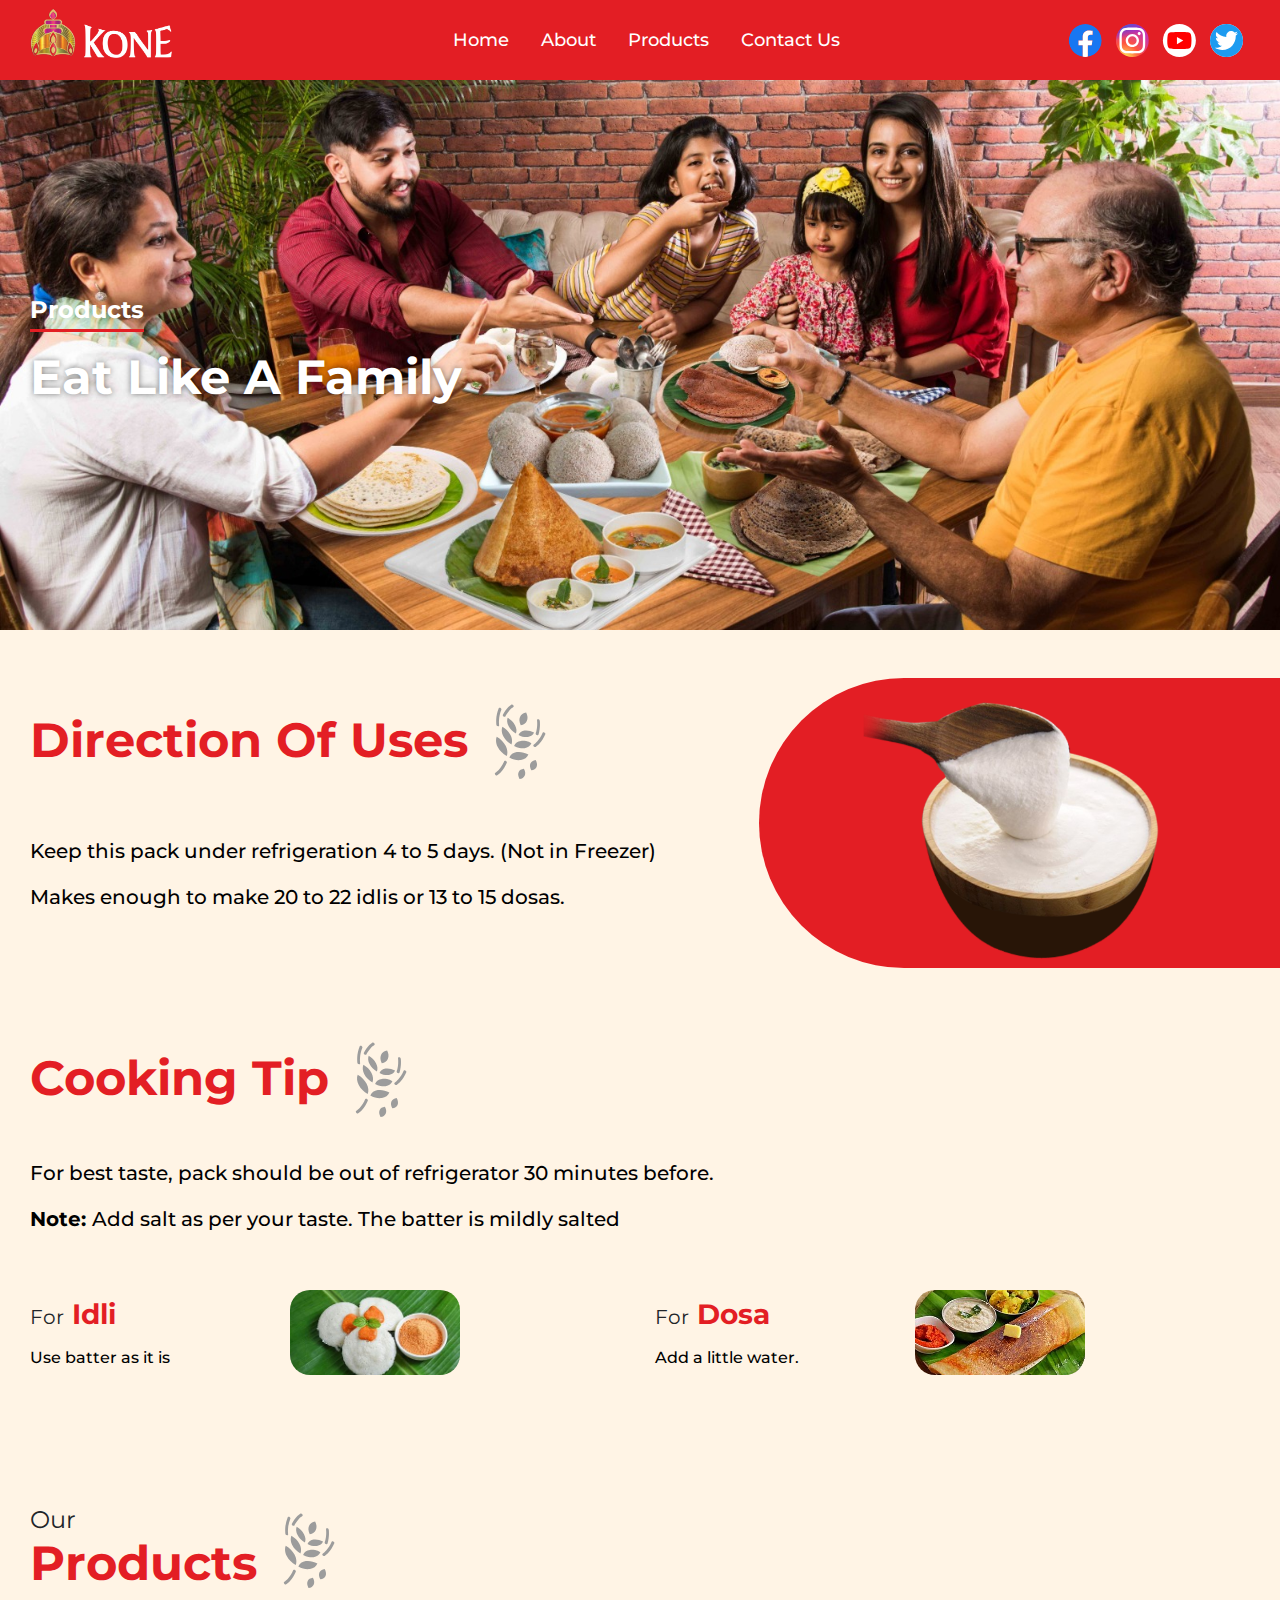
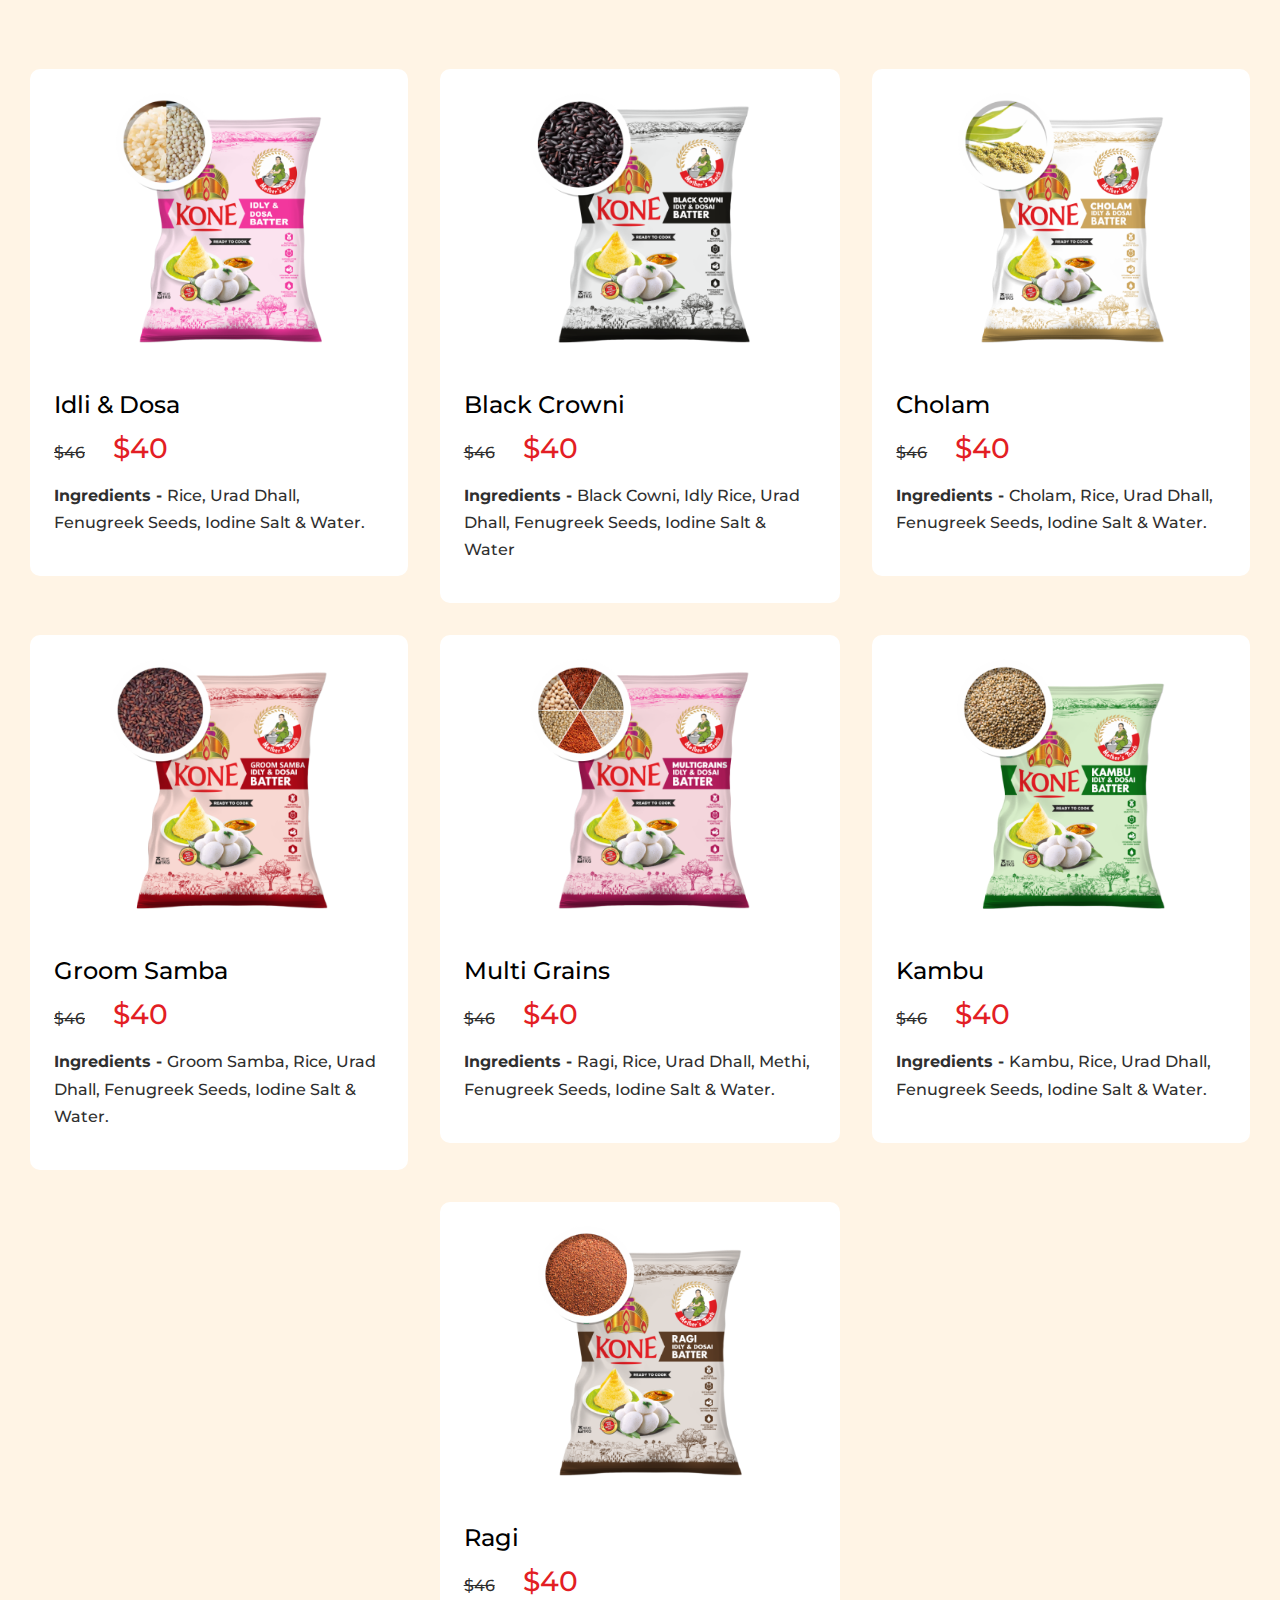
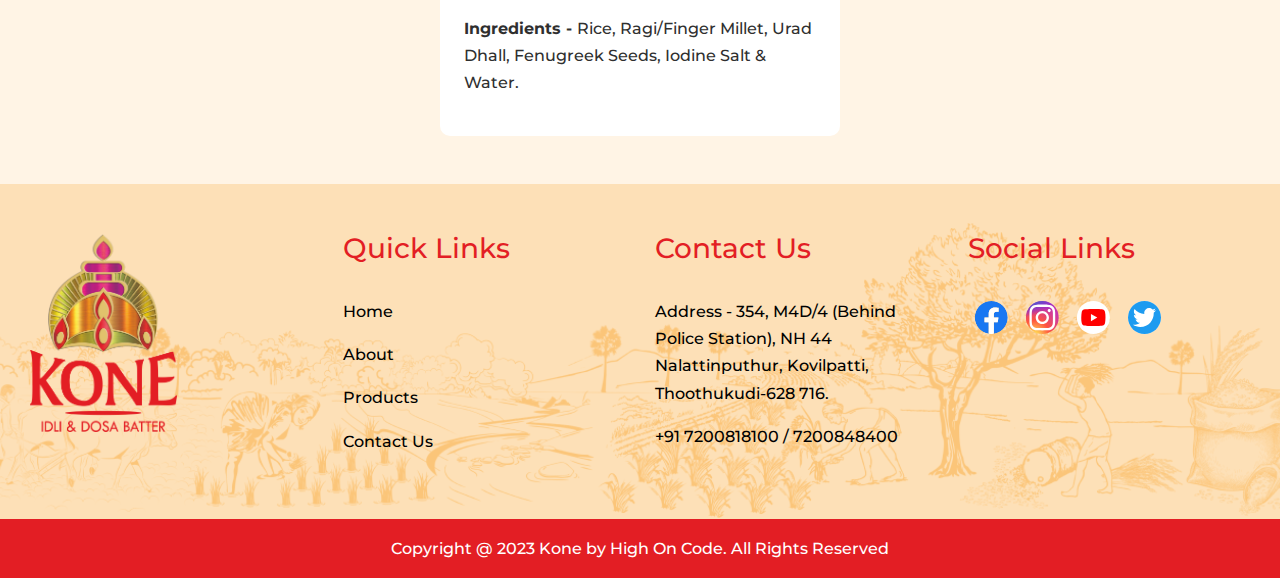
<file: components/product.html>
<!DOCTYPE html>
<html>

<head>
    <title>Alpha Dezine</title>
    <meta charset="utf-8">
    <meta name="viewport" content="width=device-width, initial-scale=1, shrink-to-fit=no">

    <!--Fonts imported-->
    <link rel="preconnect" href="https://fonts.googleapis.com">
    <link rel="preconnect" href="https://fonts.gstatic.com" crossorigin>
    <link
        href="https://fonts.googleapis.com/css2?family=Montserrat:wght@100;200;300;400;500;600;700;800;900&family=Original+Surfer&family=Quintessential&display=swap"
        rel="stylesheet">

    <!--Style sheets-->
    <link rel="stylesheet" href="./style.css">
    <link rel="stylesheet" href="./about.css">
    <link rel="stylesheet" href="./home.css">
    <link rel="stylesheet" href="./product.css">
    <link rel="stylesheet" href="../assets/bootstrap/bootstrap.min.css">

    <!--Scripts imported-->

    <script src="../assets//bootstrap/bootstrap.min.js"></script>
    <script src="../assets/js/fontawesome.min.js" crossorigin="anonymous"></script>
    <script src="../assets/js/jquery-3.6.0.min.js"></script>

</head>

<body>

    <div class="container-fluid nav-bar position-fixed">
        <div class="container-lg">
            <div class="d-flex flex-row align-items-center justify-content-between">
                <div class="logo-nav pt-2" style="width: 200px;">
                    <img height="50px" width="auto" src="../imgs/nav-logo.png" alt="">
                </div>
                <ul
                    class="d-none lap-nav d-lg-flex list-unstyled center-nav align-items-center justify-content-center h-100 m-0">
                    <li class="p-3"><a href="../index.html">
                            <h5>Home</h5>
                        </a></li>
                    <li class="p-3"><a href="./about.html">
                            <h5>About</h5>
                        </a></li>
                    <li class="p-3"><a href="./product.html">
                            <h5>Products</h5>
                        </a></li>
                    <li class="p-3"><a href="./contact.html">
                            <h5>Contact Us</h5>
                        </a></li>
                </ul>
                <div class="d-none d-lg-flex nav-social-media">
                    <a class="px-1" href=""><svg xmlns="http://www.w3.org/2000/svg" width="41" height="40"
                            viewBox="0 0 41 40" fill="none">
                            <g clip-path="url(#clip0_186_8)">
                                <path
                                    d="M40.2368 20C40.2368 8.95437 31.2824 0 20.2368 0C9.19119 0 0.236816 8.95422 0.236816 20C0.236816 29.9825 7.55057 38.2567 17.1118 39.757V25.7812H12.0337V20H17.1118V15.5937C17.1118 10.5812 20.0978 7.8125 24.666 7.8125C26.8543 7.8125 29.1431 8.20312 29.1431 8.20312V13.125H26.6212C24.1365 13.125 23.3618 14.6667 23.3618 16.2484V20H28.9087L28.022 25.7812H23.3618V39.757C32.9231 38.2567 40.2368 29.9827 40.2368 20Z"
                                    fill="#1877F2" />
                                <path
                                    d="M28.022 25.7812L28.9087 20H23.3618V16.2484C23.3618 14.6666 24.1367 13.125 26.6212 13.125H29.1431V8.20312C29.1431 8.20312 26.8543 7.8125 24.666 7.8125C20.0978 7.8125 17.1118 10.5813 17.1118 15.5938V20H12.0337V25.7812H17.1118V39.757C18.1456 39.919 19.1904 40.0003 20.2368 40C21.2832 40.0003 22.328 39.9191 23.3618 39.757V25.7812H28.022Z"
                                    fill="white" />
                            </g>
                            <defs>
                                <clipPath id="clip0_186_8">
                                    <rect x="0.236816" width="40" height="40" rx="20" fill="white" />
                                </clipPath>
                            </defs>
                        </svg></a>
                    <a class="px-1" href="">
                        <svg xmlns="http://www.w3.org/2000/svg" width="41" height="40" viewBox="0 0 41 40" fill="none">
                            <g clip-path="url(#clip0_186_11)">
                                <path
                                    d="M30.9243 0H9.67432C4.49665 0 0.299316 4.19733 0.299316 9.375V30.625C0.299316 35.8027 4.49665 40 9.67432 40H30.9243C36.102 40 40.2993 35.8027 40.2993 30.625V9.375C40.2993 4.19733 36.102 0 30.9243 0Z"
                                    fill="url(#paint0_radial_186_11)" />
                                <path
                                    d="M30.9243 0H9.67432C4.49665 0 0.299316 4.19733 0.299316 9.375V30.625C0.299316 35.8027 4.49665 40 9.67432 40H30.9243C36.102 40 40.2993 35.8027 40.2993 30.625V9.375C40.2993 4.19733 36.102 0 30.9243 0Z"
                                    fill="url(#paint1_radial_186_11)" />
                                <path
                                    d="M20.3007 4.375C16.0573 4.375 15.5246 4.39359 13.8581 4.46938C12.1946 4.54563 11.0592 4.80891 10.0657 5.19531C9.03791 5.59437 8.16619 6.12828 7.29775 6.99703C6.42854 7.86562 5.89463 8.73734 5.49432 9.76469C5.10682 10.7584 4.84322 11.8944 4.76838 13.557C4.69385 15.2237 4.67432 15.7566 4.67432 20.0002C4.67432 24.2438 4.69307 24.7747 4.76869 26.4412C4.84525 28.1047 5.10854 29.2402 5.49463 30.2336C5.894 31.2614 6.42791 32.1331 7.29666 33.0016C8.16494 33.8708 9.03666 34.4059 10.0637 34.805C11.0579 35.1914 12.1935 35.4547 13.8567 35.5309C15.5234 35.6067 16.0556 35.6253 20.2988 35.6253C24.5428 35.6253 25.0737 35.6067 26.7403 35.5309C28.4037 35.4547 29.5404 35.1914 30.5346 34.805C31.562 34.4059 32.4324 33.8708 33.3006 33.0016C34.1698 32.1331 34.7035 31.2614 35.104 30.2341C35.4881 29.2402 35.7518 28.1044 35.8299 26.4416C35.9048 24.775 35.9243 24.2438 35.9243 20.0002C35.9243 15.7566 35.9048 15.2241 35.8299 13.5573C35.7518 11.8939 35.4881 10.7586 35.104 9.76516C34.7035 8.73734 34.1698 7.86562 33.3006 6.99703C32.4315 6.12797 31.5623 5.59406 30.5337 5.19547C29.5376 4.80891 28.4015 4.54547 26.7381 4.46938C25.0713 4.39359 24.5407 4.375 20.2959 4.375H20.3007ZM18.899 7.19078C19.3151 7.19016 19.7793 7.19078 20.3007 7.19078C24.4728 7.19078 24.9671 7.20578 26.6146 7.28063C28.1381 7.35031 28.9649 7.60484 29.5157 7.81875C30.2449 8.10188 30.7648 8.44047 31.3113 8.9875C31.8582 9.53438 32.1967 10.0552 32.4806 10.7844C32.6945 11.3344 32.9493 12.1613 33.0187 13.6847C33.0935 15.3319 33.1098 15.8266 33.1098 19.9966C33.1098 24.1666 33.0935 24.6614 33.0187 26.3084C32.949 27.8319 32.6945 28.6587 32.4806 29.2089C32.1974 29.9381 31.8582 30.4573 31.3113 31.0039C30.7645 31.5508 30.2453 31.8892 29.5157 32.1725C28.9656 32.3873 28.1381 32.6413 26.6146 32.7109C24.9674 32.7858 24.4728 32.802 20.3007 32.802C16.1285 32.802 15.634 32.7858 13.987 32.7109C12.4635 32.6406 11.6367 32.3861 11.0854 32.1722C10.3563 31.8889 9.83541 31.5505 9.28853 31.0036C8.74166 30.4567 8.40322 29.9372 8.11932 29.2077C7.90541 28.6575 7.65057 27.8306 7.58119 26.3072C7.50635 24.66 7.49135 24.1653 7.49135 19.9927C7.49135 15.8202 7.50635 15.328 7.58119 13.6808C7.65088 12.1573 7.90541 11.3305 8.11932 10.7797C8.4026 10.0505 8.74166 9.52969 9.28869 8.98281C9.83557 8.43594 10.3563 8.09734 11.0856 7.81359C11.6363 7.59875 12.4635 7.34484 13.987 7.27484C15.4284 7.20969 15.987 7.19016 18.899 7.18687V7.19078ZM28.6413 9.78516C27.6062 9.78516 26.7663 10.6242 26.7663 11.6595C26.7663 12.6947 27.6062 13.5345 28.6413 13.5345C29.6765 13.5345 30.5163 12.6947 30.5163 11.6595C30.5163 10.6244 29.6765 9.78453 28.6413 9.78453V9.78516ZM20.3007 11.9759C15.8695 11.9759 12.2767 15.5688 12.2767 20.0002C12.2767 24.4316 15.8695 28.0227 20.3007 28.0227C24.7321 28.0227 28.3237 24.4316 28.3237 20.0002C28.3237 15.5689 24.7318 11.9759 20.3004 11.9759H20.3007ZM20.3007 14.7917C23.1771 14.7917 25.5092 17.1234 25.5092 20.0002C25.5092 22.8766 23.1771 25.2086 20.3007 25.2086C17.4242 25.2086 15.0924 22.8766 15.0924 20.0002C15.0924 17.1234 17.4242 14.7917 20.3007 14.7917Z"
                                    fill="white" />
                            </g>
                            <defs>
                                <radialGradient id="paint0_radial_186_11" cx="0" cy="0" r="1"
                                    gradientUnits="userSpaceOnUse"
                                    gradientTransform="translate(10.9243 43.0808) rotate(-90) scale(39.643 36.8711)">
                                    <stop stop-color="#FFDD55" />
                                    <stop offset="0.1" stop-color="#FFDD55" />
                                    <stop offset="0.5" stop-color="#FF543E" />
                                    <stop offset="1" stop-color="#C837AB" />
                                </radialGradient>
                                <radialGradient id="paint1_radial_186_11" cx="0" cy="0" r="1"
                                    gradientUnits="userSpaceOnUse"
                                    gradientTransform="translate(-6.40084 2.88141) rotate(78.681) scale(17.7206 73.045)">
                                    <stop stop-color="#3771C8" />
                                    <stop offset="0.128" stop-color="#3771C8" />
                                    <stop offset="1" stop-color="#6600FF" stop-opacity="0" />
                                </radialGradient>
                                <clipPath id="clip0_186_11">
                                    <rect x="0.299316" width="40" height="40" rx="20" fill="white" />
                                </clipPath>
                            </defs>
                        </svg>
                    </a>
                    <a class="px-1" href="">
                        <svg xmlns="http://www.w3.org/2000/svg" width="41" height="40" viewBox="0 0 41 40" fill="none">
                            <rect x="0.361816" width="40" height="40" rx="20" fill="white" />
                            <path
                                d="M34.401 12.9173C34.2326 12.293 33.9039 11.7239 33.4478 11.2666C32.9916 10.8093 32.424 10.4797 31.8013 10.3108C29.5217 9.6875 20.3472 9.6875 20.3472 9.6875C20.3472 9.6875 11.1721 9.70637 8.89256 10.3297C8.26988 10.4986 7.70222 10.8282 7.24609 11.2855C6.78997 11.7428 6.46131 12.312 6.29283 12.9362C5.60331 16.9969 5.33583 23.1845 6.31176 27.0827C6.48026 27.707 6.80893 28.2761 7.26505 28.7334C7.72117 29.1907 8.28883 29.5203 8.9115 29.6892C11.1911 30.3125 20.3659 30.3125 20.3659 30.3125C20.3659 30.3125 29.5406 30.3125 31.82 29.6892C32.4427 29.5203 33.0104 29.1908 33.4665 28.7334C33.9227 28.2761 34.2514 27.707 34.4199 27.0827C35.1471 23.0163 35.3712 16.8325 34.401 12.9173Z"
                                fill="#FF0000" />
                            <path d="M17.3931 24.5313L25.0493 20.0781L17.3931 15.625V24.5313Z" fill="white" />
                        </svg>
                    </a>
                    <a class="px-1" href="">
                        <svg xmlns="http://www.w3.org/2000/svg" width="40" height="40" viewBox="0 0 40 40" fill="none">
                            <g clip-path="url(#clip0_186_19)">
                                <path
                                    d="M30.6252 0H9.37505C4.19735 0 0 4.19733 0 9.375V30.625C0 35.8027 4.19735 40 9.37505 40H30.6252C35.8028 40 40.0002 35.8027 40.0002 30.625V9.375C40.0002 4.19733 35.8028 0 30.6252 0Z"
                                    fill="white" />
                                <path
                                    d="M30.6252 0H9.37505C4.19735 0 0 4.19733 0 9.375V30.625C0 35.8027 4.19735 40 9.37505 40H30.6252C35.8028 40 40.0002 35.8027 40.0002 30.625V9.375C40.0002 4.19733 35.8028 0 30.6252 0Z"
                                    fill="#1D9BF0" />
                                <path
                                    d="M31.1833 14.283C31.2004 14.5309 31.2004 14.7789 31.2004 15.0292C31.2004 22.6537 25.396 31.4472 14.7824 31.4472V31.4425C11.6469 31.447 8.57642 30.549 5.9375 28.8558C6.39344 28.9106 6.85157 28.938 7.31094 28.9391C9.90965 28.9411 12.4336 28.0695 14.4772 26.4642C13.2732 26.4414 12.1063 26.043 11.1398 25.3245C10.1733 24.6061 9.45541 23.6036 9.08658 22.4572C9.95108 22.6239 10.8423 22.5899 11.6916 22.3578C8.9997 21.8139 7.06297 19.4487 7.06297 16.7019V16.6287C7.86546 17.0757 8.76358 17.3234 9.68174 17.3509C7.14641 15.6564 6.36485 12.2834 7.89579 9.64624C9.34444 11.4289 11.1519 12.8869 13.2007 13.9255C15.2496 14.9641 17.494 15.56 19.7882 15.6747C19.5595 14.6901 19.5932 13.6626 19.8862 12.6952C20.1791 11.7277 20.7209 10.8541 21.4574 10.1617C23.7815 7.97702 27.4367 8.08906 29.6214 10.4119C30.9136 10.1567 32.1528 9.68302 33.2856 9.01109C32.8548 10.3471 31.9534 11.4812 30.749 12.2023C31.8929 12.0676 33.0099 11.7614 34.0626 11.2941C33.2883 12.4537 32.3132 13.4658 31.1833 14.283Z"
                                    fill="white" />
                            </g>
                            <defs>
                                <clipPath id="clip0_186_19">
                                    <rect width="40.0002" height="40" rx="20" fill="white" />
                                </clipPath>
                            </defs>
                        </svg>
                    </a>
                </div>

                <div class="d-flex d-lg-none mobile-menu">
                    <button class="menu-toggle"></button>
                    <div class='nav'>
                        <ul class="menu">
                            <a href="../index.html"><li data-text="Home">Home</li>
                            <a href="./about.html"><li data-text="About">About</li></a>
                            <a href="./product.html"><li data-text="Product">Products</li></a>
                            <a href="./contact.html"><li data-text="Contact">Contact</li></a>
                        </ul>
                    </div>
                </div>
            </div>
        </div>
    </div>

    <div class="container-fluid product-landing about-landing-bg">
        <div class="container-lg h-100 py-5 py-md-0 d-flex flex-column justify-content-center">
            <div class="landing-card ">
                <h4 class="underline mb-4 text-center white font-weight-bold">Products</h4>
                <h1 class="black" style="text-shadow: 0px 0px 6px rgba(0, 0, 0, 0.5);">Eat Like A Family</h1>
            </div>
        </div>
    </div>

    <div class="container-fluid pt-5 process-section overflow-hidden">
        <div class="container-lg">
            <div class="row">
                <div class="col-md-7 pr-md-5 pb-5 pb-md-0">
                    <div class="flex-row align-items-center">
                        <div class="pr-2">
                            <h1 class="red">Direction Of Uses</h1>
                        </div>
                        <svg class="shake-rot-rev" width="74" height="134" viewBox="0 0 74 134" fill="none"
                            xmlns="http://www.w3.org/2000/svg">
                            <path
                                d="M52.3894 76.5647C48.5387 74.4013 44.3664 73.506 40.7907 74.0754C37.215 74.6448 34.5288 76.6324 33.3228 79.601C37.1735 81.7643 41.345 82.6596 44.9207 82.0902C48.4964 81.5207 51.1833 79.5333 52.3894 76.5647ZM30.684 78.1188C26.8332 75.9554 23.6193 72.7012 21.7493 69.0723C19.8792 65.4435 19.5057 61.7369 20.7117 58.7683C24.5624 60.9316 27.7764 64.1856 29.6465 67.8145C31.5166 71.4434 31.89 75.1501 30.684 78.1188ZM55.41 65.1384C53.6766 64.1645 51.8537 63.4635 50.0445 63.0752C48.2353 62.6869 46.4756 62.6191 44.866 62.8754C43.2564 63.1318 41.8282 63.707 40.6633 64.5689C39.4983 65.4308 38.6193 66.5622 38.0764 67.8985C39.8098 68.8723 41.6333 69.5737 43.4425 69.962C45.2517 70.3503 47.0113 70.4183 48.6209 70.162C50.2305 69.9057 51.6582 69.3299 52.8231 68.4679C53.988 67.606 54.8671 66.4747 55.41 65.1384ZM35.4376 66.4163C31.9369 64.4496 29.0154 61.4914 27.3154 58.1924C25.6153 54.8934 25.2759 51.5237 26.3723 48.8249C29.873 50.7916 32.7951 53.7501 34.4951 57.0491C36.1952 60.3481 36.534 63.7175 35.4376 66.4163ZM58.052 54.6071C54.9047 52.8389 51.5022 52.0891 48.5926 52.5225C45.6831 52.956 43.5048 54.537 42.5374 56.9181C45.6847 58.6863 49.0878 59.4365 51.9974 59.0031C54.9069 58.5696 57.0846 56.9883 58.052 54.6071ZM39.8986 55.436C38.3402 54.5605 36.8917 53.4612 35.6352 52.2012C34.3787 50.9411 33.3392 49.5449 32.576 48.0921C31.8127 46.6393 31.3408 45.1586 31.187 43.7343C31.0332 42.31 31.2002 40.9698 31.6792 39.7907C33.2376 40.6662 34.6868 41.7655 35.9433 43.0256C37.1997 44.2857 38.2393 45.6819 39.0025 47.1347C39.7658 48.5875 40.2376 50.0684 40.3914 51.4927C40.5452 52.9171 40.3776 54.2569 39.8986 55.436ZM50.1445 34.4437C48.6974 34.6741 47.4108 35.1859 46.358 35.9503C45.3053 36.7147 44.5071 37.7168 44.009 38.8989C43.5109 40.0809 43.3227 41.42 43.4551 42.8397C43.5875 44.2595 44.0373 45.7318 44.78 47.173C46.2271 46.9426 47.5138 46.4305 48.5666 45.6661C49.6193 44.9017 50.4174 43.8999 50.9155 42.7178C51.4136 41.5358 51.6024 40.197 51.47 38.7773C51.3377 37.3576 50.8872 35.8849 50.1445 34.4437Z"
                                fill="#9C9C9C" />
                            <path
                                d="M29.7436 82.7901C29.4043 82.635 29.0535 82.5882 28.7592 82.6585C28.465 82.7287 28.2487 82.911 28.1538 83.1697C26.7624 86.5943 24.8901 89.5323 22.6844 91.9204C22.1319 92.5176 21.5567 93.0864 20.9682 93.6124C20.3793 94.1391 19.7713 94.6283 19.151 95.0816C19.0262 95.1642 18.9306 95.2758 18.8697 95.4095C18.8089 95.5433 18.7844 95.6968 18.7972 95.8605C18.81 96.0242 18.8596 96.1948 18.944 96.3623C19.0284 96.5298 19.1454 96.6907 19.2879 96.8353C19.4304 96.9799 19.5958 97.1053 19.7737 97.2039C19.9516 97.3026 20.1386 97.3725 20.3235 97.4094C20.5085 97.4463 20.6875 97.4493 20.8499 97.4186C21.0124 97.3879 21.1547 97.3239 21.2688 97.2305C21.934 96.7449 22.5727 96.2192 23.1993 95.659C23.8265 95.0981 24.4388 94.5119 25.0228 93.8797C27.3602 91.3491 29.3424 88.2532 30.8031 84.658C30.8675 84.5145 30.8903 84.3486 30.8704 84.1721C30.8505 83.9957 30.7882 83.8128 30.6877 83.6355C30.5871 83.4581 30.4504 83.2905 30.2874 83.1446C30.1245 82.9987 29.9392 82.878 29.7436 82.7901ZM36.5733 26.6984C36.3291 26.5872 36.0773 26.5313 35.8436 26.5364C35.61 26.5414 35.4033 26.6072 35.2458 26.727C34.5805 27.2127 33.9419 27.7383 33.3152 28.2986C32.688 28.8595 32.0702 29.461 31.4863 30.0932C30.3181 31.3583 29.2585 32.7692 28.2895 34.3105C27.8038 35.0807 27.3365 35.872 26.9089 36.7074C26.8321 36.8326 26.7911 36.9802 26.788 37.141C26.785 37.3019 26.8201 37.4728 26.8913 37.6432C26.9626 37.8136 27.0686 37.9801 27.2025 38.1324C27.3364 38.2848 27.4952 38.4196 27.6701 38.5292C27.845 38.6387 28.0318 38.7204 28.2193 38.7694C28.4068 38.8183 28.5914 38.8339 28.7611 38.8143C28.9307 38.7948 29.0818 38.7406 29.2061 38.6557C29.3304 38.5708 29.425 38.4567 29.4837 38.3202C29.8921 37.5261 30.3355 36.763 30.7955 36.0319C31.7155 34.5694 32.7269 33.2317 33.83 32.0373C34.3826 31.4402 34.9523 30.8865 35.5409 30.3605C36.1297 29.8338 36.737 29.3445 37.3573 28.8912C37.52 28.7805 37.6316 28.6205 37.6797 28.4272C37.7277 28.234 37.7105 28.0144 37.6307 27.7913C37.5509 27.5682 37.4114 27.3498 37.2257 27.1577C37.0399 26.9657 36.8144 26.807 36.5733 26.6984ZM24.3055 29.8039C23.9697 29.6505 23.6225 29.6033 23.3301 29.6706C23.0376 29.7379 22.8206 29.915 22.7218 30.1684C21.2611 33.7637 20.4393 37.5114 20.2337 41.2396C20.1823 42.1711 20.1731 43.1147 20.1963 44.0407C20.2196 44.9661 20.2731 45.8808 20.3696 46.7942C20.3873 46.9555 20.4401 47.1225 20.5257 47.286C20.6114 47.4494 20.7281 47.606 20.8687 47.7467C21.0093 47.8873 21.1714 48.0095 21.3455 48.1059C21.5197 48.2024 21.7026 48.2713 21.8837 48.3088C22.0648 48.3464 22.2407 48.352 22.4013 48.3249C22.5619 48.2979 22.704 48.2388 22.8196 48.1512C22.9351 48.0637 23.0215 47.9493 23.0745 47.8146C23.1274 47.6799 23.1458 47.5276 23.128 47.3662C23.0382 46.514 22.9797 45.6503 22.9582 44.7807C22.9363 43.9119 22.9451 43.0434 22.993 42.1626C23.1869 38.6443 23.9603 35.0705 25.3516 31.6458C25.4118 31.5032 25.4316 31.3397 25.4104 31.1661C25.3892 30.9926 25.3271 30.813 25.2283 30.639C25.1295 30.465 24.9964 30.3007 24.8373 30.1568C24.6782 30.0128 24.497 29.8925 24.3055 29.8039ZM68.2335 54.482C67.8978 54.3286 67.5505 54.2814 67.2581 54.3487C66.9656 54.416 66.7486 54.5932 66.6498 54.8465C65.2585 58.2712 63.3801 61.2242 61.1744 63.6123C60.6218 64.2095 60.0528 64.7633 59.4642 65.2893C58.8754 65.816 58.2674 66.3051 57.6471 66.7585C57.5292 66.8437 57.44 66.9562 57.3841 67.0892C57.3283 67.2223 57.3069 67.3732 57.3216 67.5339C57.3363 67.6947 57.3865 67.8618 57.4695 68.0257C57.5525 68.1896 57.6667 68.347 57.8053 68.4891C57.944 68.6312 58.1045 68.7552 58.2777 68.8539C58.4509 68.9525 58.6336 69.0241 58.815 69.0644C58.9964 69.1046 59.1733 69.113 59.3353 69.0886C59.4973 69.0643 59.6409 69.0076 59.7587 68.9224C60.424 68.4368 61.0626 67.9112 61.6893 67.3508C62.3165 66.79 62.9349 66.1889 63.5188 65.5566C65.8563 63.026 67.8385 59.9301 69.2991 56.3349C69.3602 56.1911 69.3802 56.0259 69.3584 55.8505C69.3365 55.6752 69.2732 55.4938 69.1723 55.3183C69.0714 55.1428 68.9354 54.9774 68.7735 54.8332C68.6116 54.6889 68.4275 54.5692 68.2335 54.482ZM62.6769 41.363C62.4626 41.2627 62.241 41.2046 62.0303 41.1934C61.8195 41.1823 61.6258 41.2186 61.4647 41.2991C61.3036 41.3796 61.1797 41.5019 61.1034 41.6564C61.0272 41.8109 61.0005 41.9931 61.0259 42.1878C61.1157 43.0401 61.1741 43.9038 61.1957 44.7733C61.2176 45.6422 61.2088 46.5106 61.1609 47.3914C61.0635 49.1508 60.8339 50.9279 60.4444 52.6885C60.2497 53.5686 60.0073 54.4444 59.7366 55.3158C59.6832 55.4554 59.6666 55.6132 59.6885 55.7802C59.7104 55.9473 59.7701 56.1199 59.8638 56.2874C59.9574 56.4549 60.083 56.6139 60.2332 56.7546C60.3834 56.8953 60.5548 57.0149 60.7372 57.106C60.9196 57.1972 61.1092 57.2581 61.2941 57.2849C61.479 57.3117 61.6559 57.3038 61.8134 57.2619C61.9709 57.2199 62.106 57.1447 62.2105 57.0408C62.315 56.937 62.3869 56.8068 62.4214 56.6579C62.7074 55.7429 62.9538 54.8274 63.1592 53.8997C63.5698 52.0447 63.8175 50.1778 63.9209 48.3145C63.9723 47.3831 63.9821 46.4397 63.9589 45.5138C63.9356 44.5884 63.8821 43.6737 63.7856 42.7603C63.7614 42.4948 63.6402 42.2149 63.4404 41.9628C63.2405 41.7108 62.9718 41.4998 62.6769 41.363Z"
                                fill="#9C9C9C" />
                            <path
                                d="M59.6707 82.0235C58.4095 82.1595 57.2965 82.5338 56.395 83.125C55.4934 83.7161 54.8214 84.5127 54.4167 85.4689C54.0119 86.4252 53.8822 87.5224 54.0359 88.6982C54.1896 89.874 54.6234 91.1051 55.3121 92.3214C56.5732 92.1854 57.6863 91.8111 58.5878 91.2199C59.4894 90.6288 60.162 89.8326 60.5667 88.8763C60.9715 87.92 61.1006 86.8225 60.9469 85.6467C60.7932 84.4709 60.3594 83.2398 59.6707 82.0235ZM47.8754 90.6907C46.6143 90.8267 45.5008 91.2008 44.5991 91.7919C43.6975 92.383 43.025 93.1793 42.6202 94.1355C42.2154 95.0917 42.0865 96.1892 42.2401 97.3649C42.3938 98.5407 42.8269 99.7719 43.5156 100.988C44.7767 100.852 45.8902 100.478 46.7919 99.8871C47.6935 99.296 48.3654 98.4991 48.7703 97.5429C49.1751 96.5867 49.3046 95.4896 49.1509 94.3138C48.9973 93.138 48.5641 91.9071 47.8754 90.6907Z"
                                fill="#9C9C9C" />
                        </svg>
                    </div>

                    <h5 class="black pt-md-4 pb-md-5" style="font-weight: 500 !important;"> <i style="color: green;"
                            class="fas fa-seedling"></i> Keep this pack under refrigeration 4 to 5 days.
                        (Not in Freezer) <br>
                        <p></p> <i style="color: green;" class="fas fa-seedling red"></i>
                        Makes enough to make 20 to 22 idlis or 13 to 15 dosas.
                    </h5>
                </div>
                <div class="col-md-5">
                    <div class="direction h-100">
                        <div class="direction-pic"></div>
                    </div>
                </div>
            </div>
        </div>
    </div>

    <div class="container-fluid py-5 process-section pt-0 overflow-hidden">
        <div class="container-lg">
            <div class="row">
                <div class="col pr-md-5 pb-3 pb-md-0">
                    <div class="flex-row align-items-center">
                        <div class="pr-2">
                            <h1 class="red">Cooking Tip</h1>
                        </div>
                        <svg class="shake-rot-rev" width="74" height="134" viewBox="0 0 74 134" fill="none"
                            xmlns="http://www.w3.org/2000/svg">
                            <path
                                d="M52.3894 76.5647C48.5387 74.4013 44.3664 73.506 40.7907 74.0754C37.215 74.6448 34.5288 76.6324 33.3228 79.601C37.1735 81.7643 41.345 82.6596 44.9207 82.0902C48.4964 81.5207 51.1833 79.5333 52.3894 76.5647ZM30.684 78.1188C26.8332 75.9554 23.6193 72.7012 21.7493 69.0723C19.8792 65.4435 19.5057 61.7369 20.7117 58.7683C24.5624 60.9316 27.7764 64.1856 29.6465 67.8145C31.5166 71.4434 31.89 75.1501 30.684 78.1188ZM55.41 65.1384C53.6766 64.1645 51.8537 63.4635 50.0445 63.0752C48.2353 62.6869 46.4756 62.6191 44.866 62.8754C43.2564 63.1318 41.8282 63.707 40.6633 64.5689C39.4983 65.4308 38.6193 66.5622 38.0764 67.8985C39.8098 68.8723 41.6333 69.5737 43.4425 69.962C45.2517 70.3503 47.0113 70.4183 48.6209 70.162C50.2305 69.9057 51.6582 69.3299 52.8231 68.4679C53.988 67.606 54.8671 66.4747 55.41 65.1384ZM35.4376 66.4163C31.9369 64.4496 29.0154 61.4914 27.3154 58.1924C25.6153 54.8934 25.2759 51.5237 26.3723 48.8249C29.873 50.7916 32.7951 53.7501 34.4951 57.0491C36.1952 60.3481 36.534 63.7175 35.4376 66.4163ZM58.052 54.6071C54.9047 52.8389 51.5022 52.0891 48.5926 52.5225C45.6831 52.956 43.5048 54.537 42.5374 56.9181C45.6847 58.6863 49.0878 59.4365 51.9974 59.0031C54.9069 58.5696 57.0846 56.9883 58.052 54.6071ZM39.8986 55.436C38.3402 54.5605 36.8917 53.4612 35.6352 52.2012C34.3787 50.9411 33.3392 49.5449 32.576 48.0921C31.8127 46.6393 31.3408 45.1586 31.187 43.7343C31.0332 42.31 31.2002 40.9698 31.6792 39.7907C33.2376 40.6662 34.6868 41.7655 35.9433 43.0256C37.1997 44.2857 38.2393 45.6819 39.0025 47.1347C39.7658 48.5875 40.2376 50.0684 40.3914 51.4927C40.5452 52.9171 40.3776 54.2569 39.8986 55.436ZM50.1445 34.4437C48.6974 34.6741 47.4108 35.1859 46.358 35.9503C45.3053 36.7147 44.5071 37.7168 44.009 38.8989C43.5109 40.0809 43.3227 41.42 43.4551 42.8397C43.5875 44.2595 44.0373 45.7318 44.78 47.173C46.2271 46.9426 47.5138 46.4305 48.5666 45.6661C49.6193 44.9017 50.4174 43.8999 50.9155 42.7178C51.4136 41.5358 51.6024 40.197 51.47 38.7773C51.3377 37.3576 50.8872 35.8849 50.1445 34.4437Z"
                                fill="#9C9C9C" />
                            <path
                                d="M29.7436 82.7901C29.4043 82.635 29.0535 82.5882 28.7592 82.6585C28.465 82.7287 28.2487 82.911 28.1538 83.1697C26.7624 86.5943 24.8901 89.5323 22.6844 91.9204C22.1319 92.5176 21.5567 93.0864 20.9682 93.6124C20.3793 94.1391 19.7713 94.6283 19.151 95.0816C19.0262 95.1642 18.9306 95.2758 18.8697 95.4095C18.8089 95.5433 18.7844 95.6968 18.7972 95.8605C18.81 96.0242 18.8596 96.1948 18.944 96.3623C19.0284 96.5298 19.1454 96.6907 19.2879 96.8353C19.4304 96.9799 19.5958 97.1053 19.7737 97.2039C19.9516 97.3026 20.1386 97.3725 20.3235 97.4094C20.5085 97.4463 20.6875 97.4493 20.8499 97.4186C21.0124 97.3879 21.1547 97.3239 21.2688 97.2305C21.934 96.7449 22.5727 96.2192 23.1993 95.659C23.8265 95.0981 24.4388 94.5119 25.0228 93.8797C27.3602 91.3491 29.3424 88.2532 30.8031 84.658C30.8675 84.5145 30.8903 84.3486 30.8704 84.1721C30.8505 83.9957 30.7882 83.8128 30.6877 83.6355C30.5871 83.4581 30.4504 83.2905 30.2874 83.1446C30.1245 82.9987 29.9392 82.878 29.7436 82.7901ZM36.5733 26.6984C36.3291 26.5872 36.0773 26.5313 35.8436 26.5364C35.61 26.5414 35.4033 26.6072 35.2458 26.727C34.5805 27.2127 33.9419 27.7383 33.3152 28.2986C32.688 28.8595 32.0702 29.461 31.4863 30.0932C30.3181 31.3583 29.2585 32.7692 28.2895 34.3105C27.8038 35.0807 27.3365 35.872 26.9089 36.7074C26.8321 36.8326 26.7911 36.9802 26.788 37.141C26.785 37.3019 26.8201 37.4728 26.8913 37.6432C26.9626 37.8136 27.0686 37.9801 27.2025 38.1324C27.3364 38.2848 27.4952 38.4196 27.6701 38.5292C27.845 38.6387 28.0318 38.7204 28.2193 38.7694C28.4068 38.8183 28.5914 38.8339 28.7611 38.8143C28.9307 38.7948 29.0818 38.7406 29.2061 38.6557C29.3304 38.5708 29.425 38.4567 29.4837 38.3202C29.8921 37.5261 30.3355 36.763 30.7955 36.0319C31.7155 34.5694 32.7269 33.2317 33.83 32.0373C34.3826 31.4402 34.9523 30.8865 35.5409 30.3605C36.1297 29.8338 36.737 29.3445 37.3573 28.8912C37.52 28.7805 37.6316 28.6205 37.6797 28.4272C37.7277 28.234 37.7105 28.0144 37.6307 27.7913C37.5509 27.5682 37.4114 27.3498 37.2257 27.1577C37.0399 26.9657 36.8144 26.807 36.5733 26.6984ZM24.3055 29.8039C23.9697 29.6505 23.6225 29.6033 23.3301 29.6706C23.0376 29.7379 22.8206 29.915 22.7218 30.1684C21.2611 33.7637 20.4393 37.5114 20.2337 41.2396C20.1823 42.1711 20.1731 43.1147 20.1963 44.0407C20.2196 44.9661 20.2731 45.8808 20.3696 46.7942C20.3873 46.9555 20.4401 47.1225 20.5257 47.286C20.6114 47.4494 20.7281 47.606 20.8687 47.7467C21.0093 47.8873 21.1714 48.0095 21.3455 48.1059C21.5197 48.2024 21.7026 48.2713 21.8837 48.3088C22.0648 48.3464 22.2407 48.352 22.4013 48.3249C22.5619 48.2979 22.704 48.2388 22.8196 48.1512C22.9351 48.0637 23.0215 47.9493 23.0745 47.8146C23.1274 47.6799 23.1458 47.5276 23.128 47.3662C23.0382 46.514 22.9797 45.6503 22.9582 44.7807C22.9363 43.9119 22.9451 43.0434 22.993 42.1626C23.1869 38.6443 23.9603 35.0705 25.3516 31.6458C25.4118 31.5032 25.4316 31.3397 25.4104 31.1661C25.3892 30.9926 25.3271 30.813 25.2283 30.639C25.1295 30.465 24.9964 30.3007 24.8373 30.1568C24.6782 30.0128 24.497 29.8925 24.3055 29.8039ZM68.2335 54.482C67.8978 54.3286 67.5505 54.2814 67.2581 54.3487C66.9656 54.416 66.7486 54.5932 66.6498 54.8465C65.2585 58.2712 63.3801 61.2242 61.1744 63.6123C60.6218 64.2095 60.0528 64.7633 59.4642 65.2893C58.8754 65.816 58.2674 66.3051 57.6471 66.7585C57.5292 66.8437 57.44 66.9562 57.3841 67.0892C57.3283 67.2223 57.3069 67.3732 57.3216 67.5339C57.3363 67.6947 57.3865 67.8618 57.4695 68.0257C57.5525 68.1896 57.6667 68.347 57.8053 68.4891C57.944 68.6312 58.1045 68.7552 58.2777 68.8539C58.4509 68.9525 58.6336 69.0241 58.815 69.0644C58.9964 69.1046 59.1733 69.113 59.3353 69.0886C59.4973 69.0643 59.6409 69.0076 59.7587 68.9224C60.424 68.4368 61.0626 67.9112 61.6893 67.3508C62.3165 66.79 62.9349 66.1889 63.5188 65.5566C65.8563 63.026 67.8385 59.9301 69.2991 56.3349C69.3602 56.1911 69.3802 56.0259 69.3584 55.8505C69.3365 55.6752 69.2732 55.4938 69.1723 55.3183C69.0714 55.1428 68.9354 54.9774 68.7735 54.8332C68.6116 54.6889 68.4275 54.5692 68.2335 54.482ZM62.6769 41.363C62.4626 41.2627 62.241 41.2046 62.0303 41.1934C61.8195 41.1823 61.6258 41.2186 61.4647 41.2991C61.3036 41.3796 61.1797 41.5019 61.1034 41.6564C61.0272 41.8109 61.0005 41.9931 61.0259 42.1878C61.1157 43.0401 61.1741 43.9038 61.1957 44.7733C61.2176 45.6422 61.2088 46.5106 61.1609 47.3914C61.0635 49.1508 60.8339 50.9279 60.4444 52.6885C60.2497 53.5686 60.0073 54.4444 59.7366 55.3158C59.6832 55.4554 59.6666 55.6132 59.6885 55.7802C59.7104 55.9473 59.7701 56.1199 59.8638 56.2874C59.9574 56.4549 60.083 56.6139 60.2332 56.7546C60.3834 56.8953 60.5548 57.0149 60.7372 57.106C60.9196 57.1972 61.1092 57.2581 61.2941 57.2849C61.479 57.3117 61.6559 57.3038 61.8134 57.2619C61.9709 57.2199 62.106 57.1447 62.2105 57.0408C62.315 56.937 62.3869 56.8068 62.4214 56.6579C62.7074 55.7429 62.9538 54.8274 63.1592 53.8997C63.5698 52.0447 63.8175 50.1778 63.9209 48.3145C63.9723 47.3831 63.9821 46.4397 63.9589 45.5138C63.9356 44.5884 63.8821 43.6737 63.7856 42.7603C63.7614 42.4948 63.6402 42.2149 63.4404 41.9628C63.2405 41.7108 62.9718 41.4998 62.6769 41.363Z"
                                fill="#9C9C9C" />
                            <path
                                d="M59.6707 82.0235C58.4095 82.1595 57.2965 82.5338 56.395 83.125C55.4934 83.7161 54.8214 84.5127 54.4167 85.4689C54.0119 86.4252 53.8822 87.5224 54.0359 88.6982C54.1896 89.874 54.6234 91.1051 55.3121 92.3214C56.5732 92.1854 57.6863 91.8111 58.5878 91.2199C59.4894 90.6288 60.162 89.8326 60.5667 88.8763C60.9715 87.92 61.1006 86.8225 60.9469 85.6467C60.7932 84.4709 60.3594 83.2398 59.6707 82.0235ZM47.8754 90.6907C46.6143 90.8267 45.5008 91.2008 44.5991 91.7919C43.6975 92.383 43.025 93.1793 42.6202 94.1355C42.2154 95.0917 42.0865 96.1892 42.2401 97.3649C42.3938 98.5407 42.8269 99.7719 43.5156 100.988C44.7767 100.852 45.8902 100.478 46.7919 99.8871C47.6935 99.296 48.3654 98.4991 48.7703 97.5429C49.1751 96.5867 49.3046 95.4896 49.1509 94.3138C48.9973 93.138 48.5641 91.9071 47.8754 90.6907Z"
                                fill="#9C9C9C" />
                        </svg>
                    </div>

                    <h5 class="black pt-md-2" style="font-weight: 500 !important;"> <i style="color: green;"
                            class="fas fa-seedling"></i>
                            For best taste, pack should be out of refrigerator 30 minutes before.
                            <br>
                        <p></p> <i class="red fas fa-seedling red"></i>
                        <b>Note: </b> Add salt as per your taste. The batter is mildly salted
                    </h5>
                </div>
            </div>
            <div class="row mt-5">
                <div class="col-md-5 mb-5 mb-md-0">
                    <div class="row">
                        <div class="col-6">
                            <div class="d-flex align-items-end py-2">
                                <h5 class="font-weight-normal">For</h5>
                                <h3 class="font-weight-bold red pl-2">Idli</h3>
                            </div>
                            <h6 class="black">Use batter as it is</h6>
                        </div>
                        <div class="col-4">
                            <div class="idly-tip"></div>
                        </div>
                    </div>
                </div>
                <div class="col-md-1"></div>
                <div class="col-md-5">
                    <div class="row">
                        <div class="col-6">
                            <div class="d-flex align-items-end py-2">
                                <h5 class="font-weight-normal">For</h5>
                                <h3 class="font-weight-bold red pl-2">Dosa</h3>
                            </div>
                            <h6 class="black">Add a little water.</h6>
                        </div>
                        <div class="col-4">
                            <div class="idly-tip dosa-tip"></div>
                        </div>
                    </div>
                </div>
            </div>
        </div>
    </div>

    <div class="container-fluid product-section py-5">
        <div class="container-lg">
            <div class="row">
                <div class="col my-3">
                    <div class="flex-row align-items-center">
                        <div class="pr-2">
                            <h4 class="d-inline">Our</h4>
                            <h1 class="red">Products</h1>
                        </div>
                        <svg class="shake-rot-rev" width="74" height="134" viewBox="0 0 74 134" fill="none"
                            xmlns="http://www.w3.org/2000/svg">
                            <path
                                d="M52.3894 76.5647C48.5387 74.4013 44.3664 73.506 40.7907 74.0754C37.215 74.6448 34.5288 76.6324 33.3228 79.601C37.1735 81.7643 41.345 82.6596 44.9207 82.0902C48.4964 81.5207 51.1833 79.5333 52.3894 76.5647ZM30.684 78.1188C26.8332 75.9554 23.6193 72.7012 21.7493 69.0723C19.8792 65.4435 19.5057 61.7369 20.7117 58.7683C24.5624 60.9316 27.7764 64.1856 29.6465 67.8145C31.5166 71.4434 31.89 75.1501 30.684 78.1188ZM55.41 65.1384C53.6766 64.1645 51.8537 63.4635 50.0445 63.0752C48.2353 62.6869 46.4756 62.6191 44.866 62.8754C43.2564 63.1318 41.8282 63.707 40.6633 64.5689C39.4983 65.4308 38.6193 66.5622 38.0764 67.8985C39.8098 68.8723 41.6333 69.5737 43.4425 69.962C45.2517 70.3503 47.0113 70.4183 48.6209 70.162C50.2305 69.9057 51.6582 69.3299 52.8231 68.4679C53.988 67.606 54.8671 66.4747 55.41 65.1384ZM35.4376 66.4163C31.9369 64.4496 29.0154 61.4914 27.3154 58.1924C25.6153 54.8934 25.2759 51.5237 26.3723 48.8249C29.873 50.7916 32.7951 53.7501 34.4951 57.0491C36.1952 60.3481 36.534 63.7175 35.4376 66.4163ZM58.052 54.6071C54.9047 52.8389 51.5022 52.0891 48.5926 52.5225C45.6831 52.956 43.5048 54.537 42.5374 56.9181C45.6847 58.6863 49.0878 59.4365 51.9974 59.0031C54.9069 58.5696 57.0846 56.9883 58.052 54.6071ZM39.8986 55.436C38.3402 54.5605 36.8917 53.4612 35.6352 52.2012C34.3787 50.9411 33.3392 49.5449 32.576 48.0921C31.8127 46.6393 31.3408 45.1586 31.187 43.7343C31.0332 42.31 31.2002 40.9698 31.6792 39.7907C33.2376 40.6662 34.6868 41.7655 35.9433 43.0256C37.1997 44.2857 38.2393 45.6819 39.0025 47.1347C39.7658 48.5875 40.2376 50.0684 40.3914 51.4927C40.5452 52.9171 40.3776 54.2569 39.8986 55.436ZM50.1445 34.4437C48.6974 34.6741 47.4108 35.1859 46.358 35.9503C45.3053 36.7147 44.5071 37.7168 44.009 38.8989C43.5109 40.0809 43.3227 41.42 43.4551 42.8397C43.5875 44.2595 44.0373 45.7318 44.78 47.173C46.2271 46.9426 47.5138 46.4305 48.5666 45.6661C49.6193 44.9017 50.4174 43.8999 50.9155 42.7178C51.4136 41.5358 51.6024 40.197 51.47 38.7773C51.3377 37.3576 50.8872 35.8849 50.1445 34.4437Z"
                                fill="#9C9C9C" />
                            <path
                                d="M29.7436 82.7901C29.4043 82.635 29.0535 82.5882 28.7592 82.6585C28.465 82.7287 28.2487 82.911 28.1538 83.1697C26.7624 86.5943 24.8901 89.5323 22.6844 91.9204C22.1319 92.5176 21.5567 93.0864 20.9682 93.6124C20.3793 94.1391 19.7713 94.6283 19.151 95.0816C19.0262 95.1642 18.9306 95.2758 18.8697 95.4095C18.8089 95.5433 18.7844 95.6968 18.7972 95.8605C18.81 96.0242 18.8596 96.1948 18.944 96.3623C19.0284 96.5298 19.1454 96.6907 19.2879 96.8353C19.4304 96.9799 19.5958 97.1053 19.7737 97.2039C19.9516 97.3026 20.1386 97.3725 20.3235 97.4094C20.5085 97.4463 20.6875 97.4493 20.8499 97.4186C21.0124 97.3879 21.1547 97.3239 21.2688 97.2305C21.934 96.7449 22.5727 96.2192 23.1993 95.659C23.8265 95.0981 24.4388 94.5119 25.0228 93.8797C27.3602 91.3491 29.3424 88.2532 30.8031 84.658C30.8675 84.5145 30.8903 84.3486 30.8704 84.1721C30.8505 83.9957 30.7882 83.8128 30.6877 83.6355C30.5871 83.4581 30.4504 83.2905 30.2874 83.1446C30.1245 82.9987 29.9392 82.878 29.7436 82.7901ZM36.5733 26.6984C36.3291 26.5872 36.0773 26.5313 35.8436 26.5364C35.61 26.5414 35.4033 26.6072 35.2458 26.727C34.5805 27.2127 33.9419 27.7383 33.3152 28.2986C32.688 28.8595 32.0702 29.461 31.4863 30.0932C30.3181 31.3583 29.2585 32.7692 28.2895 34.3105C27.8038 35.0807 27.3365 35.872 26.9089 36.7074C26.8321 36.8326 26.7911 36.9802 26.788 37.141C26.785 37.3019 26.8201 37.4728 26.8913 37.6432C26.9626 37.8136 27.0686 37.9801 27.2025 38.1324C27.3364 38.2848 27.4952 38.4196 27.6701 38.5292C27.845 38.6387 28.0318 38.7204 28.2193 38.7694C28.4068 38.8183 28.5914 38.8339 28.7611 38.8143C28.9307 38.7948 29.0818 38.7406 29.2061 38.6557C29.3304 38.5708 29.425 38.4567 29.4837 38.3202C29.8921 37.5261 30.3355 36.763 30.7955 36.0319C31.7155 34.5694 32.7269 33.2317 33.83 32.0373C34.3826 31.4402 34.9523 30.8865 35.5409 30.3605C36.1297 29.8338 36.737 29.3445 37.3573 28.8912C37.52 28.7805 37.6316 28.6205 37.6797 28.4272C37.7277 28.234 37.7105 28.0144 37.6307 27.7913C37.5509 27.5682 37.4114 27.3498 37.2257 27.1577C37.0399 26.9657 36.8144 26.807 36.5733 26.6984ZM24.3055 29.8039C23.9697 29.6505 23.6225 29.6033 23.3301 29.6706C23.0376 29.7379 22.8206 29.915 22.7218 30.1684C21.2611 33.7637 20.4393 37.5114 20.2337 41.2396C20.1823 42.1711 20.1731 43.1147 20.1963 44.0407C20.2196 44.9661 20.2731 45.8808 20.3696 46.7942C20.3873 46.9555 20.4401 47.1225 20.5257 47.286C20.6114 47.4494 20.7281 47.606 20.8687 47.7467C21.0093 47.8873 21.1714 48.0095 21.3455 48.1059C21.5197 48.2024 21.7026 48.2713 21.8837 48.3088C22.0648 48.3464 22.2407 48.352 22.4013 48.3249C22.5619 48.2979 22.704 48.2388 22.8196 48.1512C22.9351 48.0637 23.0215 47.9493 23.0745 47.8146C23.1274 47.6799 23.1458 47.5276 23.128 47.3662C23.0382 46.514 22.9797 45.6503 22.9582 44.7807C22.9363 43.9119 22.9451 43.0434 22.993 42.1626C23.1869 38.6443 23.9603 35.0705 25.3516 31.6458C25.4118 31.5032 25.4316 31.3397 25.4104 31.1661C25.3892 30.9926 25.3271 30.813 25.2283 30.639C25.1295 30.465 24.9964 30.3007 24.8373 30.1568C24.6782 30.0128 24.497 29.8925 24.3055 29.8039ZM68.2335 54.482C67.8978 54.3286 67.5505 54.2814 67.2581 54.3487C66.9656 54.416 66.7486 54.5932 66.6498 54.8465C65.2585 58.2712 63.3801 61.2242 61.1744 63.6123C60.6218 64.2095 60.0528 64.7633 59.4642 65.2893C58.8754 65.816 58.2674 66.3051 57.6471 66.7585C57.5292 66.8437 57.44 66.9562 57.3841 67.0892C57.3283 67.2223 57.3069 67.3732 57.3216 67.5339C57.3363 67.6947 57.3865 67.8618 57.4695 68.0257C57.5525 68.1896 57.6667 68.347 57.8053 68.4891C57.944 68.6312 58.1045 68.7552 58.2777 68.8539C58.4509 68.9525 58.6336 69.0241 58.815 69.0644C58.9964 69.1046 59.1733 69.113 59.3353 69.0886C59.4973 69.0643 59.6409 69.0076 59.7587 68.9224C60.424 68.4368 61.0626 67.9112 61.6893 67.3508C62.3165 66.79 62.9349 66.1889 63.5188 65.5566C65.8563 63.026 67.8385 59.9301 69.2991 56.3349C69.3602 56.1911 69.3802 56.0259 69.3584 55.8505C69.3365 55.6752 69.2732 55.4938 69.1723 55.3183C69.0714 55.1428 68.9354 54.9774 68.7735 54.8332C68.6116 54.6889 68.4275 54.5692 68.2335 54.482ZM62.6769 41.363C62.4626 41.2627 62.241 41.2046 62.0303 41.1934C61.8195 41.1823 61.6258 41.2186 61.4647 41.2991C61.3036 41.3796 61.1797 41.5019 61.1034 41.6564C61.0272 41.8109 61.0005 41.9931 61.0259 42.1878C61.1157 43.0401 61.1741 43.9038 61.1957 44.7733C61.2176 45.6422 61.2088 46.5106 61.1609 47.3914C61.0635 49.1508 60.8339 50.9279 60.4444 52.6885C60.2497 53.5686 60.0073 54.4444 59.7366 55.3158C59.6832 55.4554 59.6666 55.6132 59.6885 55.7802C59.7104 55.9473 59.7701 56.1199 59.8638 56.2874C59.9574 56.4549 60.083 56.6139 60.2332 56.7546C60.3834 56.8953 60.5548 57.0149 60.7372 57.106C60.9196 57.1972 61.1092 57.2581 61.2941 57.2849C61.479 57.3117 61.6559 57.3038 61.8134 57.2619C61.9709 57.2199 62.106 57.1447 62.2105 57.0408C62.315 56.937 62.3869 56.8068 62.4214 56.6579C62.7074 55.7429 62.9538 54.8274 63.1592 53.8997C63.5698 52.0447 63.8175 50.1778 63.9209 48.3145C63.9723 47.3831 63.9821 46.4397 63.9589 45.5138C63.9356 44.5884 63.8821 43.6737 63.7856 42.7603C63.7614 42.4948 63.6402 42.2149 63.4404 41.9628C63.2405 41.7108 62.9718 41.4998 62.6769 41.363Z"
                                fill="#9C9C9C" />
                            <path
                                d="M59.6707 82.0235C58.4095 82.1595 57.2965 82.5338 56.395 83.125C55.4934 83.7161 54.8214 84.5127 54.4167 85.4689C54.0119 86.4252 53.8822 87.5224 54.0359 88.6982C54.1896 89.874 54.6234 91.1051 55.3121 92.3214C56.5732 92.1854 57.6863 91.8111 58.5878 91.2199C59.4894 90.6288 60.162 89.8326 60.5667 88.8763C60.9715 87.92 61.1006 86.8225 60.9469 85.6467C60.7932 84.4709 60.3594 83.2398 59.6707 82.0235ZM47.8754 90.6907C46.6143 90.8267 45.5008 91.2008 44.5991 91.7919C43.6975 92.383 43.025 93.1793 42.6202 94.1355C42.2154 95.0917 42.0865 96.1892 42.2401 97.3649C42.3938 98.5407 42.8269 99.7719 43.5156 100.988C44.7767 100.852 45.8902 100.478 46.7919 99.8871C47.6935 99.296 48.3654 98.4991 48.7703 97.5429C49.1751 96.5867 49.3046 95.4896 49.1509 94.3138C48.9973 93.138 48.5641 91.9071 47.8754 90.6907Z"
                                fill="#9C9C9C" />
                        </svg>
                    </div>
                </div>
            </div>

            <div class="row">
                <div class="col-md-6 mt-3 mt-md-4 pt-md-2 col-lg-4 pr-md-4">
                    <div class="products bg-white p-4">
                        <div class=" pb-5 products-img d-flex flex-row justify-content-center">
                            <img width="auto" height="250px" src="../imgs/Idly (1).png" alt="">
                        </div>
                        <h4 class="pb-1">Idli & Dosa</h4>
                        <p class="d-inline mr-4" style="text-decoration: line-through;">$46</p>
                        <h3 class="d-inline red" style="font-family: 'Montserrat', sans-serif !important">$40</h3>
                        <p class="pt-3"><b>Ingredients - </b>Rice, Urad Dhall, Fenugreek Seeds, Iodine Salt & Water.</p>
                    </div>
                </div>

                <div class="col-md-6 mt-3 mt-md-4 pt-md-2 col-lg-4 pl-md-2 pr-md-2">
                    <div class="products bg-white p-4">
                        <div class=" pb-5 products-img d-flex flex-row justify-content-center">
                            <img width="auto" height="250px" src="../imgs/Black Crowni.png" alt="">
                        </div>
                        <h4 class="pb-1">Black Crowni</h4>
                        <p class="d-inline mr-4" style="text-decoration: line-through;">$46</p>
                        <h3 class="d-inline red" style="font-family: 'Montserrat', sans-serif !important">$40</h3>
                        <p class="pt-3"><b>Ingredients - </b>Black Cowni, Idly Rice, Urad Dhall, Fenugreek Seeds, Iodine Salt & Water</p>
                    </div>
                </div>

                <div class="col-md-6 mt-3 mt-md-4 pt-md-2 col-lg-4 pl-md-4">
                    <div class="products bg-white p-4">
                        <div class=" pb-5 products-img d-flex flex-row justify-content-center">
                            <img width="auto" height="250px" src="../imgs/Cholam.png" alt="">
                        </div>
                        <h4 class="pb-1 text-capitalize">Cholam</h4>
                        <p class="d-inline mr-4" style="text-decoration: line-through;">$46</p>
                        <h3 class="d-inline red" style="font-family: 'Montserrat', sans-serif !important">$40</h3>
                        <p class="pt-3"><b>Ingredients - </b>Cholam, Rice, Urad Dhall, 
                            Fenugreek Seeds, Iodine Salt & Water.</p>
                    </div>
                </div>

                <div class="col-md-6 mt-3 mt-md-4 pt-md-2 col-lg-4 pr-md-4">
                    <div class="products bg-white p-4">
                        <div class=" pb-5 products-img d-flex flex-row justify-content-center">
                            <img width="auto" height="250px" src="../imgs/Groom Samba.png" alt="">
                        </div>
                        <h4 class="pb-1">Groom Samba</h4>
                        <p class="d-inline mr-4" style="text-decoration: line-through;">$46</p>
                        <h3 class="d-inline red" style="font-family: 'Montserrat', sans-serif !important">$40</h3>
                        <p class="pt-3"><b>Ingredients - </b>Groom Samba, Rice, Urad Dhall, Fenugreek Seeds, Iodine Salt & Water.</p>
                    </div>
                </div>
                <div class="col-md-6 mt-3 mt-md-4 pt-md-2 col-lg-4 pl-md-2 pr-md-2">
                    <div class="products bg-white p-4">
                        <div class=" pb-5 products-img d-flex flex-row justify-content-center">
                            <img width="auto" height="250px" src="../imgs/multi Grains.png" alt="">
                        </div>
                        <h4 class="pb-1">Multi Grains</h4>
                        <p class="d-inline mr-4" style="text-decoration: line-through;">$46</p>
                        <h3 class="d-inline red" style="font-family: 'Montserrat', sans-serif !important">$40</h3>
                        <p class="pt-3"><b>Ingredients - </b>Ragi, Rice, Urad Dhall, 
                            Methi, Fenugreek Seeds, Iodine Salt & Water.</p>
                    </div>
                </div>
                <div class="col-md-6 mt-3 mt-md-4 pt-md-2 col-lg-4 pl-md-4">
                    <div class="products bg-white p-4">
                        <div class=" pb-5 products-img d-flex flex-row justify-content-center">
                            <img width="auto" height="250px" src="../imgs/Kambu.png" alt="">
                        </div>
                        <h4 class="pb-1">Kambu</h4>
                        <p class="d-inline mr-4" style="text-decoration: line-through;">$46</p>
                        <h3 class="d-inline red" style="font-family: 'Montserrat', sans-serif !important">$40</h3>
                        <p class="pt-3"><b>Ingredients - </b>Kambu, Rice, Urad Dhall, Fenugreek Seeds, Iodine Salt & Water.</p>
                    </div>
                </div>
                <div class="col-lg-4">

                </div>
                <div class="col-md-6 mt-3 mt-md-4 pt-md-2 col-lg-4 pl-md-2 pr-md-2">
                    <div class="products bg-white p-4">
                        <div class=" pb-5 products-img d-flex flex-row justify-content-center">
                            <img width="auto" height="250px" src="../imgs/Ragi.png" alt="">
                        </div>
                        <h4 class="pb-1">Ragi</h4>
                        <p class="d-inline mr-4" style="text-decoration: line-through;">$46</p>
                        <h3 class="d-inline red" style="font-family: 'Montserrat', sans-serif !important">$40</h3>
                        <p class="pt-3"><b>Ingredients - </b>Rice, Ragi/Finger Millet, Urad Dhall, Fenugreek Seeds, Iodine Salt & Water.</p>
                    </div>
                </div>
                
            </div>

        </div>
    </div>

    <div class="container-fluid footer py-5">
        <div class="container-lg">
            <div class="row">
                <div class="col-md-3">
                    <img height="200px" width="auto" src="../imgs/Logo.png" alt="">
                </div>
                <div class="col-md-3 links pt-3 pt-md-0">
                    <h3 class="pb-4 red">Quick Links</h3>
                    <p> <a href="../index.html">Home </a></p>
                    <p> <a href="./about.html">About </a></p>
                    <p> <a href="./product.html">Products </a></p>
                    <p> <a href="./contact.html">Contact Us </a></p>
                </div>

                <div class="col-md-3 links pt-3 pt-md-0">
                    <h3 class="pb-4 red">Contact Us</h3>
                    <p>Address - 354, M4D/4 (Behind Police Station), NH 44 Nalattinputhur, Kovilpatti, Thoothukudi-628 716.</p>
                    <p>+91 7200818100 / 7200848400</p>
                </div>

                <div class="col-md-3 links pt-3 pt-md-0">
                    <h3 class="pb-4 red">Social Links</h3>
                    <div class="nav-social-media">
                        <a class="px-1" href=""><svg xmlns="http://www.w3.org/2000/svg" width="41" height="40"
                                viewBox="0 0 41 40" fill="none">
                                <g clip-path="url(#clip0_186_8)">
                                    <path
                                        d="M40.2368 20C40.2368 8.95437 31.2824 0 20.2368 0C9.19119 0 0.236816 8.95422 0.236816 20C0.236816 29.9825 7.55057 38.2567 17.1118 39.757V25.7812H12.0337V20H17.1118V15.5937C17.1118 10.5812 20.0978 7.8125 24.666 7.8125C26.8543 7.8125 29.1431 8.20312 29.1431 8.20312V13.125H26.6212C24.1365 13.125 23.3618 14.6667 23.3618 16.2484V20H28.9087L28.022 25.7812H23.3618V39.757C32.9231 38.2567 40.2368 29.9827 40.2368 20Z"
                                        fill="#1877F2" />
                                    <path
                                        d="M28.022 25.7812L28.9087 20H23.3618V16.2484C23.3618 14.6666 24.1367 13.125 26.6212 13.125H29.1431V8.20312C29.1431 8.20312 26.8543 7.8125 24.666 7.8125C20.0978 7.8125 17.1118 10.5813 17.1118 15.5938V20H12.0337V25.7812H17.1118V39.757C18.1456 39.919 19.1904 40.0003 20.2368 40C21.2832 40.0003 22.328 39.9191 23.3618 39.757V25.7812H28.022Z"
                                        fill="white" />
                                </g>
                                <defs>
                                    <clipPath id="clip0_186_8">
                                        <rect x="0.236816" width="40" height="40" rx="20" fill="white" />
                                    </clipPath>
                                </defs>
                            </svg></a>
                        <a class="px-1" href="">
                            <svg xmlns="http://www.w3.org/2000/svg" width="41" height="40" viewBox="0 0 41 40"
                                fill="none">
                                <g clip-path="url(#clip0_186_11)">
                                    <path
                                        d="M30.9243 0H9.67432C4.49665 0 0.299316 4.19733 0.299316 9.375V30.625C0.299316 35.8027 4.49665 40 9.67432 40H30.9243C36.102 40 40.2993 35.8027 40.2993 30.625V9.375C40.2993 4.19733 36.102 0 30.9243 0Z"
                                        fill="url(#paint0_radial_186_11)" />
                                    <path
                                        d="M30.9243 0H9.67432C4.49665 0 0.299316 4.19733 0.299316 9.375V30.625C0.299316 35.8027 4.49665 40 9.67432 40H30.9243C36.102 40 40.2993 35.8027 40.2993 30.625V9.375C40.2993 4.19733 36.102 0 30.9243 0Z"
                                        fill="url(#paint1_radial_186_11)" />
                                    <path
                                        d="M20.3007 4.375C16.0573 4.375 15.5246 4.39359 13.8581 4.46938C12.1946 4.54563 11.0592 4.80891 10.0657 5.19531C9.03791 5.59437 8.16619 6.12828 7.29775 6.99703C6.42854 7.86562 5.89463 8.73734 5.49432 9.76469C5.10682 10.7584 4.84322 11.8944 4.76838 13.557C4.69385 15.2237 4.67432 15.7566 4.67432 20.0002C4.67432 24.2438 4.69307 24.7747 4.76869 26.4412C4.84525 28.1047 5.10854 29.2402 5.49463 30.2336C5.894 31.2614 6.42791 32.1331 7.29666 33.0016C8.16494 33.8708 9.03666 34.4059 10.0637 34.805C11.0579 35.1914 12.1935 35.4547 13.8567 35.5309C15.5234 35.6067 16.0556 35.6253 20.2988 35.6253C24.5428 35.6253 25.0737 35.6067 26.7403 35.5309C28.4037 35.4547 29.5404 35.1914 30.5346 34.805C31.562 34.4059 32.4324 33.8708 33.3006 33.0016C34.1698 32.1331 34.7035 31.2614 35.104 30.2341C35.4881 29.2402 35.7518 28.1044 35.8299 26.4416C35.9048 24.775 35.9243 24.2438 35.9243 20.0002C35.9243 15.7566 35.9048 15.2241 35.8299 13.5573C35.7518 11.8939 35.4881 10.7586 35.104 9.76516C34.7035 8.73734 34.1698 7.86562 33.3006 6.99703C32.4315 6.12797 31.5623 5.59406 30.5337 5.19547C29.5376 4.80891 28.4015 4.54547 26.7381 4.46938C25.0713 4.39359 24.5407 4.375 20.2959 4.375H20.3007ZM18.899 7.19078C19.3151 7.19016 19.7793 7.19078 20.3007 7.19078C24.4728 7.19078 24.9671 7.20578 26.6146 7.28063C28.1381 7.35031 28.9649 7.60484 29.5157 7.81875C30.2449 8.10188 30.7648 8.44047 31.3113 8.9875C31.8582 9.53438 32.1967 10.0552 32.4806 10.7844C32.6945 11.3344 32.9493 12.1613 33.0187 13.6847C33.0935 15.3319 33.1098 15.8266 33.1098 19.9966C33.1098 24.1666 33.0935 24.6614 33.0187 26.3084C32.949 27.8319 32.6945 28.6587 32.4806 29.2089C32.1974 29.9381 31.8582 30.4573 31.3113 31.0039C30.7645 31.5508 30.2453 31.8892 29.5157 32.1725C28.9656 32.3873 28.1381 32.6413 26.6146 32.7109C24.9674 32.7858 24.4728 32.802 20.3007 32.802C16.1285 32.802 15.634 32.7858 13.987 32.7109C12.4635 32.6406 11.6367 32.3861 11.0854 32.1722C10.3563 31.8889 9.83541 31.5505 9.28853 31.0036C8.74166 30.4567 8.40322 29.9372 8.11932 29.2077C7.90541 28.6575 7.65057 27.8306 7.58119 26.3072C7.50635 24.66 7.49135 24.1653 7.49135 19.9927C7.49135 15.8202 7.50635 15.328 7.58119 13.6808C7.65088 12.1573 7.90541 11.3305 8.11932 10.7797C8.4026 10.0505 8.74166 9.52969 9.28869 8.98281C9.83557 8.43594 10.3563 8.09734 11.0856 7.81359C11.6363 7.59875 12.4635 7.34484 13.987 7.27484C15.4284 7.20969 15.987 7.19016 18.899 7.18687V7.19078ZM28.6413 9.78516C27.6062 9.78516 26.7663 10.6242 26.7663 11.6595C26.7663 12.6947 27.6062 13.5345 28.6413 13.5345C29.6765 13.5345 30.5163 12.6947 30.5163 11.6595C30.5163 10.6244 29.6765 9.78453 28.6413 9.78453V9.78516ZM20.3007 11.9759C15.8695 11.9759 12.2767 15.5688 12.2767 20.0002C12.2767 24.4316 15.8695 28.0227 20.3007 28.0227C24.7321 28.0227 28.3237 24.4316 28.3237 20.0002C28.3237 15.5689 24.7318 11.9759 20.3004 11.9759H20.3007ZM20.3007 14.7917C23.1771 14.7917 25.5092 17.1234 25.5092 20.0002C25.5092 22.8766 23.1771 25.2086 20.3007 25.2086C17.4242 25.2086 15.0924 22.8766 15.0924 20.0002C15.0924 17.1234 17.4242 14.7917 20.3007 14.7917Z"
                                        fill="white" />
                                </g>
                                <defs>
                                    <radialGradient id="paint0_radial_186_11" cx="0" cy="0" r="1"
                                        gradientUnits="userSpaceOnUse"
                                        gradientTransform="translate(10.9243 43.0808) rotate(-90) scale(39.643 36.8711)">
                                        <stop stop-color="#FFDD55" />
                                        <stop offset="0.1" stop-color="#FFDD55" />
                                        <stop offset="0.5" stop-color="#FF543E" />
                                        <stop offset="1" stop-color="#C837AB" />
                                    </radialGradient>
                                    <radialGradient id="paint1_radial_186_11" cx="0" cy="0" r="1"
                                        gradientUnits="userSpaceOnUse"
                                        gradientTransform="translate(-6.40084 2.88141) rotate(78.681) scale(17.7206 73.045)">
                                        <stop stop-color="#3771C8" />
                                        <stop offset="0.128" stop-color="#3771C8" />
                                        <stop offset="1" stop-color="#6600FF" stop-opacity="0" />
                                    </radialGradient>
                                    <clipPath id="clip0_186_11">
                                        <rect x="0.299316" width="40" height="40" rx="20" fill="white" />
                                    </clipPath>
                                </defs>
                            </svg>
                        </a>
                        <a class="px-1" href="">
                            <svg xmlns="http://www.w3.org/2000/svg" width="41" height="40" viewBox="0 0 41 40"
                                fill="none">
                                <rect x="0.361816" width="40" height="40" rx="20" fill="white" />
                                <path
                                    d="M34.401 12.9173C34.2326 12.293 33.9039 11.7239 33.4478 11.2666C32.9916 10.8093 32.424 10.4797 31.8013 10.3108C29.5217 9.6875 20.3472 9.6875 20.3472 9.6875C20.3472 9.6875 11.1721 9.70637 8.89256 10.3297C8.26988 10.4986 7.70222 10.8282 7.24609 11.2855C6.78997 11.7428 6.46131 12.312 6.29283 12.9362C5.60331 16.9969 5.33583 23.1845 6.31176 27.0827C6.48026 27.707 6.80893 28.2761 7.26505 28.7334C7.72117 29.1907 8.28883 29.5203 8.9115 29.6892C11.1911 30.3125 20.3659 30.3125 20.3659 30.3125C20.3659 30.3125 29.5406 30.3125 31.82 29.6892C32.4427 29.5203 33.0104 29.1908 33.4665 28.7334C33.9227 28.2761 34.2514 27.707 34.4199 27.0827C35.1471 23.0163 35.3712 16.8325 34.401 12.9173Z"
                                    fill="#FF0000" />
                                <path d="M17.3931 24.5313L25.0493 20.0781L17.3931 15.625V24.5313Z" fill="white" />
                            </svg>
                        </a>
                        <a class="px-1" href="">
                            <svg xmlns="http://www.w3.org/2000/svg" width="40" height="40" viewBox="0 0 40 40"
                                fill="none">
                                <g clip-path="url(#clip0_186_19)">
                                    <path
                                        d="M30.6252 0H9.37505C4.19735 0 0 4.19733 0 9.375V30.625C0 35.8027 4.19735 40 9.37505 40H30.6252C35.8028 40 40.0002 35.8027 40.0002 30.625V9.375C40.0002 4.19733 35.8028 0 30.6252 0Z"
                                        fill="white" />
                                    <path
                                        d="M30.6252 0H9.37505C4.19735 0 0 4.19733 0 9.375V30.625C0 35.8027 4.19735 40 9.37505 40H30.6252C35.8028 40 40.0002 35.8027 40.0002 30.625V9.375C40.0002 4.19733 35.8028 0 30.6252 0Z"
                                        fill="#1D9BF0" />
                                    <path
                                        d="M31.1833 14.283C31.2004 14.5309 31.2004 14.7789 31.2004 15.0292C31.2004 22.6537 25.396 31.4472 14.7824 31.4472V31.4425C11.6469 31.447 8.57642 30.549 5.9375 28.8558C6.39344 28.9106 6.85157 28.938 7.31094 28.9391C9.90965 28.9411 12.4336 28.0695 14.4772 26.4642C13.2732 26.4414 12.1063 26.043 11.1398 25.3245C10.1733 24.6061 9.45541 23.6036 9.08658 22.4572C9.95108 22.6239 10.8423 22.5899 11.6916 22.3578C8.9997 21.8139 7.06297 19.4487 7.06297 16.7019V16.6287C7.86546 17.0757 8.76358 17.3234 9.68174 17.3509C7.14641 15.6564 6.36485 12.2834 7.89579 9.64624C9.34444 11.4289 11.1519 12.8869 13.2007 13.9255C15.2496 14.9641 17.494 15.56 19.7882 15.6747C19.5595 14.6901 19.5932 13.6626 19.8862 12.6952C20.1791 11.7277 20.7209 10.8541 21.4574 10.1617C23.7815 7.97702 27.4367 8.08906 29.6214 10.4119C30.9136 10.1567 32.1528 9.68302 33.2856 9.01109C32.8548 10.3471 31.9534 11.4812 30.749 12.2023C31.8929 12.0676 33.0099 11.7614 34.0626 11.2941C33.2883 12.4537 32.3132 13.4658 31.1833 14.283Z"
                                        fill="white" />
                                </g>
                                <defs>
                                    <clipPath id="clip0_186_19">
                                        <rect width="40.0002" height="40" rx="20" fill="white" />
                                    </clipPath>
                                </defs>
                            </svg>
                        </a>
                    </div>
                </div>
            </div>
        </div>
    </div>

    <div class="container-fluid footer-hoc">
        <div class="container-lg">
            <div class="row">
                <div class="col">
                    <div>
                        <p class="p-3 m-0 text-center white">Copyright @ 2023 Kone by High On Code. All Rights Reserved
                        </p>
                    </div>
                </div>
            </div>
        </div>
    </div>

</body>

<script>
    $('.menu-toggle').on('click', function(){
    $('body').toggleClass('open');
  });
</script>
<script src="./home.js"></script>

</html>
</file>
<file: components/style.css>
/*Basics of all page*/

* {
    box-sizing: border-box;
    font-family: 'Montserrat', sans-serif;
    scroll-behavior: smooth;
}


h1 {
    font-family: 'Montserrat', sans-serif !important;
    font-weight: 700 !important;
}

h2 {
    font-family: 'Montserrat', sans-serif !important;
    font-weight: 600 !important;
}

h3{
    font-family: 'Montserrat', sans-serif !important;
    font-weight: 500 !important;
}

h4{
    font-family: 'Montserrat', sans-serif !important;
    font-weight: 400 !important;
}

h5 {
    font-family: 'Montserrat', sans-serif !important;
    font-weight: 300 !important;
    line-height: 1.5 !important;
}

p {
    color: #2f2f2f;
    line-height: 1.7;
    font-family: 'Montserrat', sans-serif !important;
    font-weight: 500;
}

.thin-line{
    border-bottom: 1px solid gray;
    width: 100% !important;
    height: 1px;
    display: block;
}


@media (max-width:578px) {
    p{
        font-size: 13px;
    }
    h3{
        font-size: 24px !important;
    }
}

.bg-black{
    background-color: black;
    color: #fff !important;
}

.bg-black p{
    color: #b3b3b3 !important;
}

.bg-white{
    background-color: #fff;
    color: #000;
}

.white{
    color: #fff;
}

.black{
    color: #000;
}

.gold{
    color: #F6A32C;
}

button {
    background: #E31E24;
    color: #fff;
    padding: 10px 35px;
    border-radius: 100px !important;
    outline: none;
    border: none;
    transition: 0.3s;
}

button:hover{
    background-color: #F6A32C;
}

button:hover i{
    padding: 20;
}

  button:focus {
    outline: none !important;
  }

button i {
    padding-left: 20px;
}


.flex-row {
    display: flex;
    flex-direction: row;
}

.flex-column {
    display: flex;
    flex-direction: column;
}


@media (min-width:992px) {

    .container,
    .container-lg {
        max-width: 1400px !important;
    }

    h1 {
        font-size: 3rem !important;
    }

    h2 {
        font-size: 2rem !important;
    }
}

/*Nav bar*/



.start-header {
    opacity: 1;
    transform: translateY(0);
    padding: 20px 0;
    box-shadow: 0 10px 30px 0 rgba(138, 155, 165, 0.15);
    -webkit-transition: all 0.3s ease-out;
    transition: all 0.3s ease-out;
}

.start-header.scroll-on {
    box-shadow: 0 5px 10px 0 rgba(138, 155, 165, 0.15);
    padding: 10px 0;
    -webkit-transition: all 0.3s ease-out;
    transition: all 0.3s ease-out;
}

.start-header.scroll-on .navbar a {
    margin: -10px 0px;
}

.start-header.scroll-on .navbar-brand img {
    height: 50px;
    -webkit-transition: all 0.3s ease-out;
    transition: all 0.3s ease-out;
}

.navigation-wrap {
    position: fixed;
    width: 100%;
    top: 0;
    left: 0;
    z-index: 1000;
    -webkit-transition: all 0.3s ease-out;
    transition: all 0.3s ease-out;
}

.navbar {
    padding: 0;
}

.navbar a {
    margin: -18px 0px;
}

.navbar-brand img {
    height: 60px;
    width: auto;
    display: block;
    -webkit-transition: all 0.3s ease-out;
    transition: all 0.3s ease-out;
}

.nav-link {
    color: #212121 !important;
    font-weight: 500;
    transition: all 200ms linear;
}

.nav-item:hover .nav-link {
    color: #8167a9 !important;
}

.nav-item.active .nav-link {
    color: #00736c !important;
}

.nav-link {
    position: relative;
    padding: 5px 0 !important;
    display: inline-block;
}

.nav-item:after {
    position: absolute;
    bottom: -5px;
    left: 0;
    width: 100%;
    height: 2px;
    content: '';
    background-color: #002C29;
    opacity: 0;
    transition: all 200ms linear;
}

.nav-item:hover:after {
    bottom: -20px;
    opacity: 1;
}

.nav-item.active:hover:after {
    opacity: 0;
}

.nav-item {
    position: relative;
    transition: all 200ms linear;
}

@media (max-width: 768px) {
    .navbar a {
        margin: 0px 0px;
    }

    .nav-item:hover:after {
        bottom: 0px;
        opacity: 1;
    }
    .start-header.scroll-on .navbar a {
        margin: 0px 0px;
    }
    .start-header{
        padding: 6px 0;
    }
    .navbar-brand img {
        height: 50px;
    }

    .start-header.scroll-on {
        padding: 4px 0;
    }
   
}

/*Mobile menu*/

.menu li{
    color: #fff !important;
}
.menu a:active{
    text-decoration: none;
}

    /*small-line*/
 
    .small-line{
        display: block;
        margin: 10px 0;
        content: '';
        height: 3px;
        width: 50px;
        background-color: #00736c;
        color: #00736c;
    }

    

/*Animate on scroll*/

@keyframes slideInUp {
    0% {
        opacity: 0;
        transform: translateY(50%);
   }
    100% {
        opacity: 1;
        transform: none;
   }
}
@keyframes slideInDown {
    0% {
        opacity: 0;
        transform: translateY(-50%);
   }
    100% {
        opacity: 1;
        transform: none;
   }
}
@keyframes slideInleft {
    0% {
        opacity: 0;
        transform: translateX(50%);
   }
    100% {
        opacity: 1;
        transform: none;
   }
}
@keyframes slideInRight {
    0% {
        opacity: 0;
        transform: translateX(-50%);
   }
    100% {
        opacity: 1;
        transform: none;
   }
}
@keyframes fadeIn {
    0% {
        opacity: 0;
   }
    100% {
        opacity: 1;
   }
}
@keyframes zoomIn {
    0% {
        opacity: 0;
        transform: scale(0.5);
   }
    100% {
        opacity: 1;
        transform: none;
   }
}
@keyframes zoomReverseIn {
    0% {
        opacity: 0;
        transform: scale(1.5);
   }
    100% {
        opacity: 1;
        transform: none;
   }
}
@keyframes flipInY {
    0% {
        opacity: 0;
        transform: rotateY(90deg);
   }
    100% {
        opacity: 1;
        transform: none;
   }
}
[data-animation] {
    opacity: 0;
    animation-timing-function: cubic-bezier(0.4, 0, 0.2, 1);
    animation-fill-mode: both;
    animation-duration: 1s;
}
.animations-disabled, .animations-disabled [data-animation] {
    animation: none !important;
    opacity: 1 !important;
}
.slideInUp {
    animation-name: slideInUp;
}
.slideInDown {
    animation-name: slideInDown;
}
.slideInLeft {
    animation-name: slideInleft;
}
.slideInRight {
    animation-name: slideInRight;
}
.fadeIn {
    animation-name: fadeIn;
}
.fadeOut {
    animation-name: fadeIn;
    animation-direction: reverse;
}
.zoomIn {
    animation-name: zoomIn;
}
.zoomOut {
    animation-name: zoomIn;
    animation-direction: reverse;
}
.zoomReverseIn {
    animation-name: zoomReverseIn;
}
.zoomReverseOut {
    animation-name: zoomReverseIn;
    animation-direction: reverse;
}
.flipInY {
    animation-name: flipInY;
}
.flipOutY {
    animation-name: flipInY;
    animation-direction: reverse;
}


.underline{
    position: relative;
    display: inline-block;
    margin-bottom: 15px !important;
}

.underline::before{
    position: absolute;
    bottom: -7px;
    height: 3px;
    width: 100%;
    background-color: #E31E24;
    content: '';
}

.small-underline{
    position: relative;
    display: flex;
    align-items: center;
    justify-content: center;
    margin-bottom: 15px !important;
}

.small-underline::before{
    position: absolute;
    bottom: -7px;
    height: 3px;
    width: 30px;
    background-color: #E31E24;
    content: '';
}

.small-underline-white::before{
    background-color: #fff;
}

.small-underline-reverse::before{
    right: 0;
}


/* The Modal (background) */
.modal {
    display: none; /* Hidden by default */
    position: fixed; /* Stay in place */
    z-index: 1; /* Sit on top */
    padding-top: 100px; /* Location of the box */
    height: 100%; /* Full height */
    overflow: auto; /* Enable scroll if needed */
    background-color: rgb(0,0,0); /* Fallback color */
    background-color: rgba(0,0,0,0.4); /* Black w/ opacity */
  }
  
  /* Modal Content */
  .modal-content {
    background-color: #fefefe;
    margin: auto;
    padding: 20px;
    border: 1px solid #888;
    width: 80%;
  }
  
  .modal-content label{
      display: block;
      padding: 10px 20px;
      background-color: #E31E24;
      border-radius: 5px;
  }
  
  /* The Close Button */
  .close {
    color: #aaaaaa;
    right: 30px;
    font-size: 40px !important;
    position: absolute;
    font-weight: bold;
  }
  
  .close:hover,
  .close:focus {
    color: #000;
    text-decoration: none;
    cursor: pointer;
  }
</file>
<file: components/about.css>
.about-landing-bg {
    background: linear-gradient(to right, rgba(0, 0, 0, 0.3), rgba(0, 0, 0, 0.15)), url(../imgs/ricepaddy.jpg);
    background-repeat: no-repeat;
    background-size: cover;
    height: 70vh;
    padding: 80px;
    max-height: 900px;
}

.landing-card{
    margin-top: 80px;
}


.landing-card h1 {
    color: #fff;
}

@media(max-width:578px) {
    .about-landing-bg {
        height: 70vh;
    }
}

.about-story .mom-img img {
    width: 80%;
    object-fit: cover;
    margin-top: 50px;
    margin-bottom: -23%;
}


.about-story {
    background-color: #F4F4F4;
}

.about-story-content{
    /*background-image: url(../imgs/about-content-bg.png);*/
    background-position-x: left;
    background-position-y: top;
    background-size: cover;
    background-repeat: no-repeat;
    background-origin: padding-box;
    background-clip: border-box;
    background-color: #F4F4F4;
}

@media(max-width:768px) {
    .about-story {
        background-size: auto 42.991%;
        background-position-x: center;
    }

    .about-story .mom-img {
        display: flex;
        justify-content: center;
    }

    .about-story .mom-img img {
        margin-top: 0px;
        margin-bottom: -15%;
    }
}

.mission{
    background-color: #fff;
}

.mission-bg{
    position: absolute;
    left: 0;
    top: 0;
    width: 300px;
    height: auto;
}

.mission-bg-end{
    top: auto;
    left: auto;
    right: 0;
    bottom: 0;
}

.mission-flower{
    min-width: 100px !important;
    height: auto;
}

/*authenticity*/

.authenticity{
    backdrop-filter: blur(14.5px);
    background: url(../imgs/grainder.png) no-repeat;
    background-blend-mode:darken;
    background-color: #E31E24;
    background-position: center;
    background-size: cover;
}

/*lets-serve*/

.lets-serve{
    background-color: #FFF4E5;
}

.serve-pic{
    width: auto;
    height: 100%;
    background: url(../imgs/family\ pic.jpeg) no-repeat;
    background-size: cover;
    background-position: center;
}

@media(max-width:768px){
    .serve-pic{
        width: 100%;
        height: 300px;
    }
}
</file>
<file: components/home.css>
* {
    box-sizing: border-box;
}

html,
body {
    min-height: 100%;
    padding: 0px;
    margin: 0px;
}

main {
    width: 100%;
    height: 100%;
}



.background {
    position: relative;
    width: 100%;
    height: 100vh;
    background: url(../imgs/landing\ page.jpg);
    background-size: cover;
    background-position: center;
    background-repeat: no-repeat;
}

.background .canvas-container {
    position: absolute;
    bottom: 0px;
    left: 0px;
    width: 100%;
    height: 150px;
}

.landing .clouds{
    position: absolute;
    top: 0;
    left: 0;
    overflow: hidden;
    height: 100%;
    width: 100%;
    transform: rotateX(180deg);
    z-index: 0 !important;
}

.landing .clouds img{
    position: absolute;
    bottom: -70px !important;
    opacity: 1;
    max-width: 100%;
    z-index: -1 !important;
    animation: cloud-anim calc(8s * var(--i)) linear infinite;
}

@keyframes cloud-anim{
    0%{
        transform: translateX(-100%);
    }

    100%{
        transform: translateX(100%);
    }
}

.landing h3 {
    font-size: 1.6rem;
    position: relative;
    padding-top: 20vh !important;
    color: rgb(46, 46, 46) !important;
    font-weight: 600 !important;
    z-index: 2 !important;
}

.landing h1 {
    position: relative;
    font-size: 5rem !important;
    font-weight: 900 !important;
    z-index: 2 !important;
}

.landing-pack {
    height: 100%;
    max-height: 50vh;
}

.landing-pack-img {
    width: 50vw;
    max-width: 800px !important;
}

@media(max-width:1000px) {
    .landing-pack-img {
        width: 90vw;
    }
    .landing .clouds img{
        bottom: -50px !important;
    }

}

@media(max-width:578px) {
    .landing-pack {
        max-height: 30vh;
    }

    .landing h3 {
        padding-top: 25vh !important;
        font-size: 1.2rem !important;
    }

    .landing h1 {
        font-size: 3.0rem !important;
        font-weight: 900 !important;
    }

    .landing .clouds img{
        bottom: 70px !important;
    }

    .background{
        height: 95vh !important;
    }

}

/*organic section*/
.organic{
    background: #00ff1a37;
}
.organic img{
    height: auto;
    width: 50%;
}


@media(max-width:578px){
    .organic img{
        width: 95%;
    }
}

/*benefits-section*/

.benefit-bg {
    background: url(../imgs/Banana\ Leaf.png);
    background-repeat: no-repeat;
    background-position: center;
    background-size: cover;
}

.benefits-section img {
    width: 90%;
}

.benefits-section .benefit img {
    height: 100px;
    width: auto;
}


.cook-now h1 {
    background: #F6A32C;
}

.red {
    color: #E31E24;
}

.mom-section {
    background-image: url(../imgs/Line\ Drawing.png);
    background-position-x: center;
    background-position-y: bottom;
    background-size: auto 50%;
    background-repeat: no-repeat;
    background-attachment: scroll;
    background-origin: padding-box;
    background-clip: border-box;
    background-color: #FEECD3;
}


.mom-section .mom-img img {
    width: 80%;
    object-fit: cover;
    margin-top: 50px;
    margin-bottom: -23%;
}

@media(max-width:768px) {
    .mom-section {
        background-size: auto 42.991%;
        background-position-x: center;
    }

    .mom-section .mom-img {
        display: flex;
        justify-content: center;
    }

    .mom-section .mom-img img {
        margin-top: 0px;
        margin-bottom: -15%;
    }
}




.process-section {
    background-color: #FFF4E5;
}

.process {
    width: 100%;
}

.process img {
    width: 80%;
    height: auto;
}

@media(max-width:768px) {
    .process-content svg {
        height: 80px !important;
    }
}

.product-section {
    background-color: #FFF4E5;
}



.traditional-content {
    background: #FFE1A6;
}

.traditional-content h1 {
    font-weight: 600 !important;
}

.traditional-content span {
    font-size: 16px;
}


.trad-pic {
    width: 100px;
    height: 100px;
    aspect-ratio: 1/1;
    border-radius: 79px;
    border: 2px solid #FFF;
    background: url(../imgs/t2.jpg), lightgray 50%;
    background-repeat: no-repeat;
    background-size: cover;
}

@media(max-width:768px) {
    .trad-pic {
        width: 25%;
        height: 25%;
    }
}

.trad-pic:nth-child(1) {
    background-image: url(../imgs/t2.jpg);
    margin-bottom: 60px;
    margin-right: -20px;
}

.trad-pic:nth-child(2) {
    background-image: url(../imgs/t1.jpg);
    margin-bottom: 30px;
    margin-right: -20px;
}

.trad-pic:nth-child(3) {
    background-image: url(../imgs/t5.jpg);
    z-index: 2;
}

.trad-pic:nth-child(4) {
    background-image: url(../imgs/t4.jpeg);
    margin-bottom: 30px;
    margin-left: -20px;
    z-index: 1;
}

.trad-pic:nth-child(5) {
    background-image: url(../imgs/t3.jpg);
    margin-bottom: 60px;
    margin-left: -20px;
}


.products {
    border-radius: 10px;
}

.products h4 {
    font-weight: 500 !important;
    font-family: 'Montserrat', sans-serif !important;
}

.shake-rot{
    animation: shake-ro linear;
    animation-duration: 5s;
    animation-iteration-count: infinite;
    transform: rotate(0deg);
}

@keyframes shake-ro{
    0%{
        transform: rotate(0deg);
    }
    50%{
        transform: rotate(30deg);
    }
    100%{
        transform: rotate(0deg);
    }
}


.shake-rot-rev{
    animation: shake-ro-rev linear;
    animation-duration: 5s;
    animation-iteration-count: infinite;
    transform: rotate(0deg);
}

@keyframes shake-ro-rev{
    0%{
        transform: rotate(0deg);
    }
    50%{
        transform: rotate(-30deg);
    }
    100%{
        transform: rotate(0deg);
    }
}


.contactForm .form-control {
    border: none;
}

input.form-control{
    height: 50px !important;
}

.form-control {
    background: #fff;
    color: rgba(0, 0, 0, 0.8);
    font-size: 14px;
    border-radius: 5px;
    border: none;
    -webkit-box-shadow: 0px 8px 19px -13px rgba(0, 0, 0, 0.09) !important;
    -moz-box-shadow: 0px 8px 19px -13px rgba(0, 0, 0, 0.09) !important;
    box-shadow: 0px 8px 19px -13px rgba(0, 0, 0, 0.09) !important;
}

/*Delivery*/
.delivery-man{
    object-fit: contain;
    aspect-ratio: 1/1;
    max-width: 100%;
    mix-blend-mode: screen;
}

@media(max-width:578px){
    .delivery-man{
        margin-top: -50px;
    }
}




/*Nav Bar*/

.nav-bar{
    z-index: 999;
    background-color: #E31E24;
}

.logo-nav{
    height: 80px;
    width: auto;
}

.nav-social-media svg{
    height: 39px !important;
    width: 39px !important;
    padding: 3px 0px;
}

.center-nav h5{
    font-size: 18px;
    margin: 0px;
    font-weight: 500 !important;
    color: #fff;
}

.lap-nav a:hover{
    text-decoration: none !important;
}

.lap-nav a{
    position: relative;
}

.lap-nav a::before{
    position: absolute;
    content: '';
    width: 0%;
    height: 3px;
    background-color: #fff;
    bottom: -8px;
    left: 0;
    transition: 0.3s;
}
.lap-nav a:hover::before{
    width: 100%;
}
/*Footer*/

.footer p,.footer a{
    font-weight: 500 !important;
    color: #000;
    transition: 0.3s;
    text-decoration: none;
}

.footer a:hover{
    color: #E31E24;
    text-decoration: none;
}

.footer {
    background-image: url(../imgs/Line\ Drawing.png);
    background-position-x: center;
    background-position-y: bottom;
    background-size: 1400px auto;
    background-repeat: no-repeat;
    background-attachment: scroll;
    background-origin: padding-box;
    background-clip: border-box;
    background-color: #FDE0B7;

    background-blend-mode: color-burn, normal;
}

.footer-hoc{
    background-color: #E31E24;
}







/*Mobile nav*/

.nav ul {
    list-style: none;
    margin: 0;
    padding: 0;
}
.nav ul li {
    cursor: pointer;
    padding: 6px 20px;
    font-size: 48px;
}
.menu-toggle {
    opacity: 1;
    background-color: transparent;
    position: relative;
    z-index: 2;
    border: none;
    width: 10px;
    padding: 10px 20px !important;
    height: 25px;
    outline: none;
    transition: opacity 0.2s ease-out;
}
.menu-toggle:before {
    content: "";
    position: absolute;
    top: 0;
    right: 0;
    bottom: 0;
    left: 0;
    margin: auto;
    right: auto;
    width: 100%;
    background: linear-gradient(to bottom, #ffffff, #fff 15%, transparent 15%, transparent 40%, #fff 40%, #fff 55%, transparent 55%, transparent 85%, #fff 85%, #fff 100%);
    transition: opacity 0.2s ease-out, width 0.2s 0.2s ease-out;
}
.menu-toggle:after {
    opacity: 0;
    content: 'x';
    color: white;
    position: absolute;
    top: 16px;
    left: -4px;
    font-family: 'Montserrat', sans-serif;
    font-size: 46px;
    line-height: 0;
    transition: opacity 0.4s ease-out;
}
.menu-toggle:hover{
    background-color: #E31E24 !important;
}
.menu-toggle:active {
    transform: translateY(2px);
}
.menu-toggle:hover {
    opacity: 1;
}
.open .menu-toggle {
    opacity: 1;
}
.open .menu-toggle:before {
    opacity: 0;
    width: 0;
}
.open .menu-toggle:after {
    opacity: 1;
    transform: translate3d(0, 0, 0) rotate(360deg);
    transition: transform 0.4s 1s ease-out, opacity 0.4s 1s ease-out;
}
.nav {
    z-index: 1;
    position: fixed;
    top: -100%;
    left: 0;
    width: 100%;
    height: 100%;
    transform: translate3d(0, 0, 0);
    backface-visibility: hidden;
    overflow: hidden;
}
.nav:before {
    content: '';
    position: absolute;
    top: 0;
    right: 0;
    bottom: 0;
    left: 0;
    margin: auto;
    background: #E31E24;
    width: 100%;
    height: 0;
    padding-bottom: 100%;
    border-radius: 100%;
    transform: scale(0.04), translateY(9999px);
    overflow: hidden;
}
.open .nav {
    top: 0;
}
.open .nav:before {
    animation: menu-animation 0.8s ease-out forwards;
}
.nav ul.menu {
    position: fixed;
    top: 50%;
    left: 50%;
    transform: translate3d(-50%, -50%, 0);
    backface-visibility: hidden;
    perspective: 1000;
    color: white;
}
.nav ul.menu li {
    opacity: 0;
    font-family: 'Montserrat', sans-serif;
    text-align: center;
    transform: translate3d(0, 36px, 0);
}
.nav ul.menu li:before {
    content: '';
    position: absolute;
    top: 0;
    right: 0;
    bottom: 0;
    left: 0;
    margin: auto;
    left: auto;
    background-color: white;
    height: 100%;
    width: 0;
    overflow: hidden;
    transition: width 0.14s ease-out;
}
.nav ul.menu li:after {
    opacity: 0;
    content: attr(data-text);
    position: absolute;
    top: 0;
    right: 0;
    bottom: 0;
    left: 0;
    margin: auto;
    color: #E31E24;
    overflow: hidden;
    transform: translate(-24px, 6px);
    transition: transform 0.1s ease-out, opacity 0.1s ease-out;
}
.nav ul.menu li:hover:before {
    left: 0;
    right: auto;
    width: 100%;
}
.nav ul.menu li:hover:after {
    opacity: 1;
    padding: 0 20px;
    transform: translate(0px, 6px);
    transition: transform 0.2s 0.14s ease-out, opacity 0.2s 0.14s ease-out;
}
.open ul.menu li {
    opacity: 1;
    font-size: 36px;
    transform: translate3d(0, 0, 0);
    transition: transform 0.2s ease-out, opacity 0.2s ease-out;
}
.open ul.menu li:nth-child(1) {
    transition-delay: 0.75s;
}
.open ul.menu li:nth-child(2) {
    transition-delay: 0.85s;
}
.open ul.menu li:nth-child(3) {
    transition-delay: 0.95s;
}
.open ul.menu li:nth-child(4) {
    transition-delay: 1.05s;
}

@keyframes menu-animation {
    0% {
        opacity: 0;
        transform: scale(0.04) translateY(300%);
   }
    40% {
        transform: scale(0.04) translateY(0);
        transition: ease-out;
   }
    40% {
        transform: scale(0.04) translateY(0);
   }
    60% {
        opacity: 1;
        transform: scale(0.02) translateY(0px);
   }
    61% {
        transform: scale(0.04);
   }
    99.9% {
        height: 0;
        padding-bottom: 100%;
        border-radius: 100%;
   }
    100% {
        transform: scale(2);
        height: 100%;
        padding-bottom: 0;
        border-radius: 0;
   }
}



/*Float icon message*/

/* Begin float */

.float {
    position:fixed;
    top: 160px;
    right:24px;
    text-align:center;
    z-index:1000;
  }

  @media(max-width:768px){
    .float{
        bottom: 60px;
        top: auto;
    }
  }

.float::before{
    position: absolute;
    content: '';
    right: 4px;
    bottom: 8px;
    height: 30px;
    width: 35px;
    transform: rotate(25deg) skewX(45deg);
    background-color: #fff;
    box-shadow: 0 2px 5px rgba(0, 0, 0, 0.15);
    z-index: 100;
}
  
  .float .trigger {
    border-radius:50%;
    box-shadow: 0 2px 5px rgba(0, 0, 0, 0.25);
    position:relative;
    background:#fff;
    color:#000;
    height:100px;
    width:100px;
    vertical-align:middle;
    animation: 1.5s linear 0s infinite normal pulse;
    transition: ease-in-out 0.2s;
    cursor: pointer;
    z-index: 120;
  }
  .float .trigger img{
    width: 30px;
    height: auto;
  }

  .float .trigger .pick{
    font-weight: 700 !important;
    font-size: 24px !important;
    color: #21008f;
    line-height: 1 !important;
    padding-top: 5px !important;
    font-family: 'Quintessential', cursive !important;
  }

  .float .trigger .fav{
    font-weight: 500 !important;
    font-size: 14px !important;
    line-height: 1.5 !important;
    font-family: 'Quintessential', cursive !important;
  }
  
  .float .trigger:hover{
    transform:scale(1.1);
  }
  
  
  .float i{
    font-size:28px;
    line-height:58px;
  }
  
  /* Animations */
  @keyframes pulse {
      0% {
        box-shadow: 0px 1px 0px 3px #E31E2430, 0px 0px 0px 0px #E31E2450;
      }
      30% {
        box-shadow: 0px 1px 0px 3px #E31E2430, 0px 0px 0px 5px #E31E2450;
      }
      70% {
        box-shadow: 0px 1px 0px 3px #E31E2430, 0px 0px 0px 15px #E31E2410;
      }
      100% {   
        box-shadow: 1px 1px 2px 1px #E31E2430, 0px 0px 0px 20px transparent;
      }
    }
</file>
<file: components/contact.css>
.kone-contact-txt{
    font-size: 1000% !important;
    height: 100%;
    max-width: 100%;
    overflow: hidden;
}

.Big-text{
    font-size: 130px !important;
    font-weight: 900 !important;
    margin-bottom: -60px;
}

.total-pack-img{
    width: 90%;
    height: auto;
}


@media(max-width:1000px){
    .kone-contact-txt{
        font-size: 700% !important;
    }

    .Big-text{
        font-size: 70px !important;
    }
}
@media(max-width:578px){
    .kone-contact-txt{
        font-size: 500% !important;
    }
    .Big-text{
        margin-bottom: -10px;
        font-size: 44px !important;
    }
}


.map-bg{
    background: url(../imgs/contact-bg.png) no-repeat;
    background-size: cover;
}
</file>
<file: components/product.css>
.product-landing{
    background-image: url(../imgs/family\ pic.jpeg);
    background-position: center 40%;
}

.direction{
    background-color: #E31E24;
    border-radius: 200px 0px 0px 200px;
    position: relative;
}

.direction::before{
    position: absolute;
    width: 50vw;
    right: -50vw;
    background-color: #E31E24;
    height: 100%;
    content: '';
}

.direction-pic,.idly-tip{
    width: auto;
    height: 100%;
    background: url(../imgs/Idly\ batter\ .png) no-repeat;
    background-size: contain;
    background-position: center;
}

@media(max-width:768px){
    .direction-pic{
        width: 100%;
        height: 300px;
    }
    .idly-tip{
        height: 100%;
    }
}

.idly-tip{
    background-image: url(../imgs/tip-idli.jpg);
    aspect-ratio: 10/5;
    border-radius: 20px !important;
    background-size: cover;
    overflow: hidden;
}

.dosa-tip{
    background-image: url(../imgs/tip-dosa.jpg);
}
</file>
